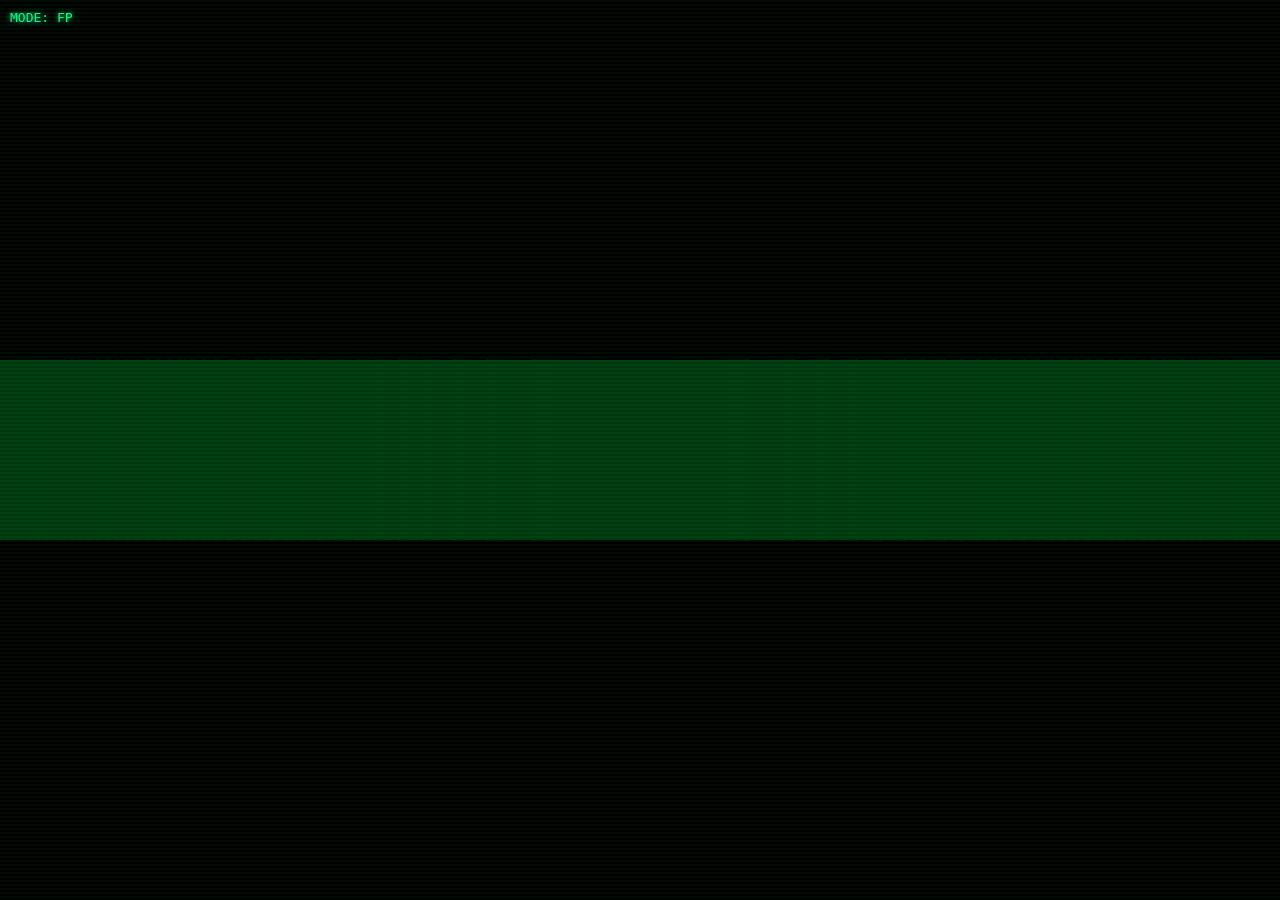
<file: index.html>
<!DOCTYPE html>
<html lang="en">
<head>
  <meta charset="UTF-8">
  <title>ICEPICK WORLD</title>
  <link rel="stylesheet" href="style.css">
</head>
<body>
  <canvas id="screen"></canvas>

  <div id="hud">
    <span id="mode">MODE: TERMINAL</span>
    <span id="path"></span>
  </div>

  <script type="module" src="main.js"></script>
</body>
</html>
</file>
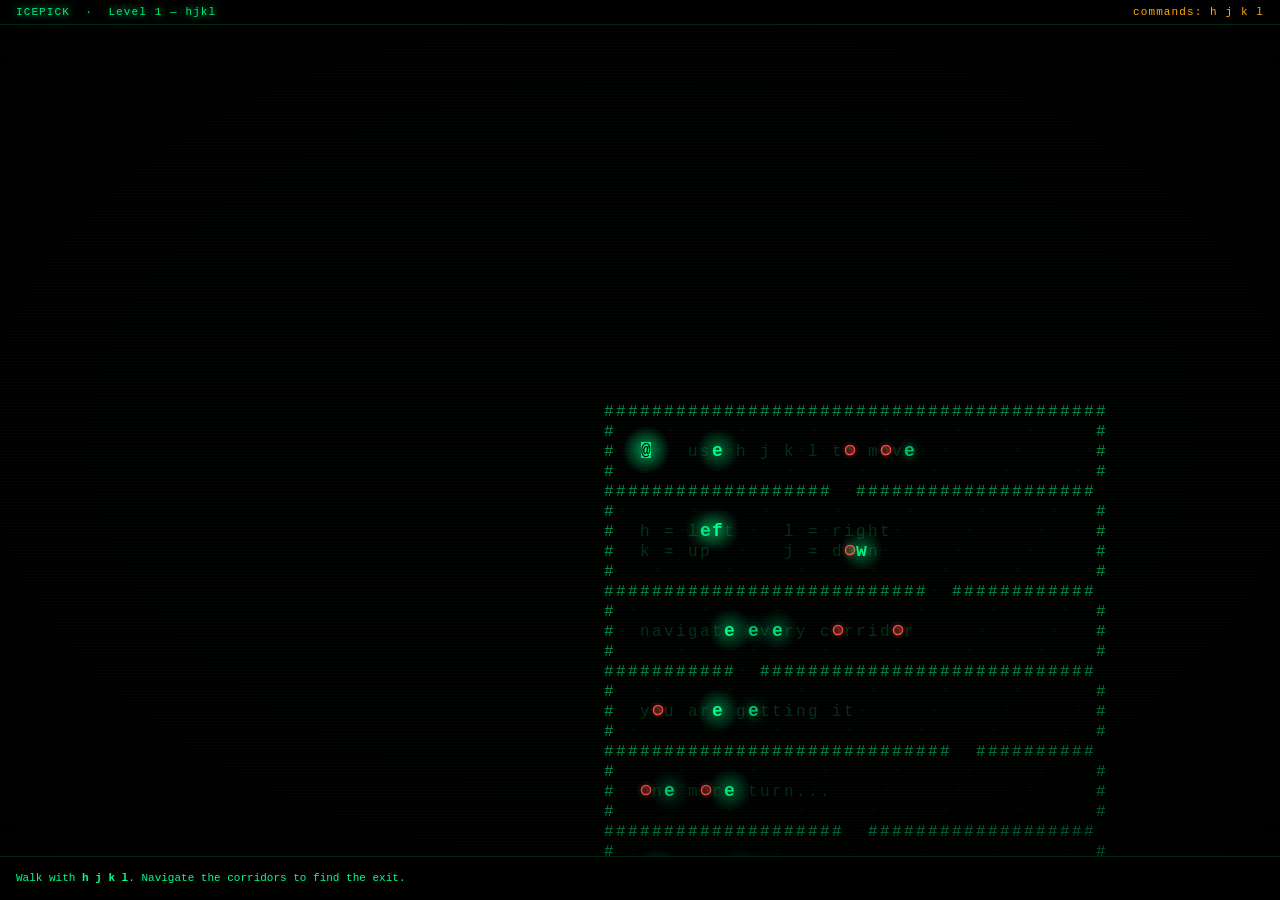
<file: icepick-2d-v1.html>
<!DOCTYPE html>
<html lang="en">
<head>
<meta charset="UTF-8">
<title>ICEPICK — 2D</title>
<style>
  *, *::before, *::after { box-sizing: border-box; margin: 0; padding: 0; }
  body {
    background: #000;
    color: #00ff88;
    font-family: 'Courier New', monospace;
    overflow: hidden;
    width: 100vw;
    height: 100vh;
    display: flex;
    flex-direction: column;
  }
  #top-bar {
    flex: 0 0 auto;
    display: flex;
    justify-content: space-between;
    padding: 6px 16px;
    border-bottom: 1px solid rgba(0,255,136,0.15);
    font-size: 11px;
    letter-spacing: 0.1em;
    background: #000;
  }
  #top-left  { color: rgba(0,255,136,0.9); text-shadow: 0 0 8px #00ff88; }
  #top-right { color: #ffaa00; }
  #canvas-wrap {
    flex: 1 1 auto;
    position: relative;
    overflow: hidden;
  }
  canvas {
    display: block;
    width: 100%;
    height: 100%;
    image-rendering: pixelated;
  }
  #bottom-bar {
    flex: 0 0 auto;
    display: flex;
    justify-content: space-between;
    align-items: center;
    padding: 7px 16px;
    border-top: 1px solid rgba(0,255,136,0.15);
    background: #000;
    font-size: 11px;
    min-height: 44px;
  }
  #msg { color: #00ff88; flex: 1; line-height: 1.5; }
  #inventory {
    display: flex;
    gap: 8px;
    margin-left: 24px;
  }
  .cmd-chip {
    border: 1px solid rgba(0,255,136,0.4);
    padding: 2px 7px;
    border-radius: 2px;
    font-size: 11px;
    color: #00ff88;
    text-shadow: 0 0 6px #00ff88;
    background: rgba(0,255,136,0.06);
  }
  /* CRT overlay */
  #canvas-wrap::after {
    content: "";
    position: absolute;
    inset: 0;
    background: repeating-linear-gradient(
      to bottom,
      rgba(0,255,100,0.025) 0px,
      rgba(0,255,100,0.025) 1px,
      transparent 1px,
      transparent 3px
    );
    pointer-events: none;
  }
  #canvas-wrap::before {
    content: "";
    position: absolute;
    inset: 0;
    background: radial-gradient(ellipse at center,
      transparent 55%, rgba(0,0,0,0.65) 100%);
    pointer-events: none;
    z-index: 1;
  }
</style>
</head>
<body>

<div id="top-bar">
  <div id="top-left">ICEPICK &nbsp;·&nbsp; <span id="level-name">Level 1 — hjkl</span></div>
  <div id="top-right"><span id="inv-label">commands: </span><span id="inv-list">h j k l</span></div>
</div>

<div id="canvas-wrap">
  <canvas id="screen"></canvas>
</div>

<div id="bottom-bar">
  <div id="msg">Walk with <b>h j k l</b>. Find the glowing letters to collect new commands.</div>
  <div id="inventory"></div>
</div>

<script>
(function() {
"use strict";

// ── canvas ────────────────────────────────────────────────────────────────────
const canvas = document.getElementById('screen');
const ctx = canvas.getContext('2d');
const wrap = document.getElementById('canvas-wrap');

let W, H;
function resize() {
  const r = wrap.getBoundingClientRect();
  W = canvas.width  = Math.floor(r.width);
  H = canvas.height = Math.floor(r.height);
}
window.addEventListener('resize', () => { resize(); });
resize();

// ── constants ─────────────────────────────────────────────────────────────────
const CW = 12;   // cell width  (px)
const CH = 20;   // cell height (px)
const FONT = `${CH - 4}px "Courier New"`;

// ── level definitions ─────────────────────────────────────────────────────────
// Legend:
//   space = floor   # = wall   @ = player start   o = boulder
//   w e b f = command pickup   > = exit

const LEVELS = [
  {
    name: "Level 1 — hjkl",
    intro: 'Walk with <b>h j k l</b>. Navigate the corridors to find the exit.',
    startCommands: ['h','j','k','l'],
    map: [
      "##########################################",
      "#                                        #",
      "#  @   use h j k l to move               #",
      "#                                        #",
      "###################  ####################",
      "#                                        #",
      "#  h = left    l = right                 #",
      "#  k = up      j = down                  #",
      "#                                        #",
      "###########################  ############",
      "#                                        #",
      "#  navigate every corridor               #",
      "#                                        #",
      "###########  ############################",
      "#                                        #",
      "#  you are getting it                    #",
      "#                                        #",
      "#############################  ##########",
      "#                                        #",
      "#  one more turn...                      #",
      "#                                        #",
      "####################  ###################",
      "#                                        #",
      "#  reach the exit  >                     #",
      "#                                        #",
      "##########################################",
    ],
  },
  {
    name: "Level 2 — w and e",
    intro: 'Boulders block the path. Pick up <b>w</b> to jump over them.',
    startCommands: ['h','j','k','l'],
    map: [
      "##########################################",
      "#                                        #",
      "#  @   boulders block your path          #",
      "#                                        #",
      "####################  ###################",
      "#                                        #",
      "#  find w to jump to next word           #",
      "#                                        #",
      "#       w                                #",
      "#                                        #",
      "##########################################",
      "#                                        #",
      "#  o o o   jump!                         #",
      "#                                        #",
      "#  o o o o o   harder                    #",
      "#                                        #",
      "####################  ###################",
      "#                                        #",
      "#  find e to jump to end of word         #",
      "#                                        #",
      "#       e                                #",
      "#                                        #",
      "##########################################",
      "#                                        #",
      "#  o o o o o o o o   use e               #",
      "#                                        #",
      "#                                  >     #",
      "#                                        #",
      "##########################################",
    ],
  },
  {
    name: "Level 3 — b and f",
    intro: 'Pick up <b>b</b> to jump back a word. Then find <b>f</b> to leap to a character.',
    startCommands: ['h','j','k','l','w','e'],
    map: [
      "##########################################",
      "#                                        #",
      "#  @   you have w and e                  #",
      "#                                        #",
      "#  o o o o   jump right with w           #",
      "#                                        #",
      "###########################  ############",
      "#                                        #",
      "#  dead end ahead. pick up b to go back  #",
      "#                                        #",
      "#       b                                #",
      "#                                        #",
      "#  o o o o   now jump back with b        #",
      "#                                        #",
      "##############  #########################",
      "#                                        #",
      "#  now find f to leap to a character     #",
      "#                                        #",
      "#       f                                #",
      "#                                        #",
      "##########################################",
      "#                                        #",
      "#  fo   fo   fo   use f then a char      #",
      "#                                        #",
      "#  the exit is past the boulders         #",
      "#                                        #",
      "#  o o o fo o o o                  >     #",
      "#                                        #",
      "##########################################",
    ],
  },
  {
    name: "Level 4 — 0 and $",
    intro: 'Pick up <b>0</b> to jump to line start. Pick up <b>$</b> to jump to line end.',
    startCommands: ['h','j','k','l','w','e','b','f'],
    map: [
      "##########################################",
      "#                                        #",
      "#  @   you have all word motions         #",
      "#                                        #",
      "#  o o o o o o   need to cross fast      #",
      "#                                        #",
      "####  ###################################",
      "#                                        #",
      "#  find 0 to jump to start of line       #",
      "#                                        #",
      "#  Z                                     #",
      "#                                        #",
      "#  o o o o o o   use 0 to reset          #",
      "#                                        #",
      "###################################  ####",
      "#                                        #",
      "#  find $ to jump to end of line         #",
      "#                                        #",
      "#                                     D  #",
      "#                                        #",
      "#  o o o o o o o o o   cross with $      #",
      "#                                        #",
      "####  ###################################",
      "#                                        #",
      "#  combine everything to reach the exit  #",
      "#                                        #",
      "#  o o 0 o o $ o o o o o o o o    >     #",
      "#                                        #",
      "##########################################",
    ],
  },
];

// Parse map into a 2D array of cell objects
// Pickup chars: w e b f Z D (Z=0 key, D=$ key)
const PICKUP_CHARS = new Set(['w','e','b','f','Z','D']);
const PICKUP_CMD   = { w:'w', e:'e', b:'b', f:'f', Z:'0', D:'$' };

function parseMap(src) {
  const rows = [];
  let playerStart = { x: 1, y: 1 };
  const pickups = [];
  const boulders = [];
  let exit = null;

  src.forEach((line, row) => {
    const cells = [];
    for (let col = 0; col < line.length; col++) {
      const ch = line[col];
      let type = 'floor';
      if (ch === '#') {
        type = 'wall';
      } else if (ch === '@') {
        type = 'floor'; playerStart = { x: col, y: row };
      } else if (ch === 'o') {
        type = 'boulder'; boulders.push({ x: col, y: row });
      } else if (ch === '>') {
        type = 'exit'; exit = { x: col, y: row };
      } else if (PICKUP_CHARS.has(ch)) {
        type = 'pickup';
        pickups.push({ x: col, y: row, ch, cmd: PICKUP_CMD[ch], collected: false });
      }
      cells.push({ type, ch: (ch === '@' || PICKUP_CHARS.has(ch)) ? ' ' : ch });
    }
    rows.push(cells);
  });

  return { rows, playerStart, pickups, boulders, exit };
}

// ── state ─────────────────────────────────────────────────────────────────────
let currentLevelIdx = 0;
let level = parseMap(LEVELS[0].map);

const state = {
  player: { ...level.playerStart },
  commands: new Set(LEVELS[0].startCommands),
  pickups: level.pickups.map(p => ({ ...p })),
  boulders: level.boulders.map(b => ({ ...b })),
  exit: level.exit,
  won: false,
  gameOver: false,
  fPending: null,   // for 'f' motion: next key pressed is the target char
  tick: 0,
};

function loadLevel(idx) {
  const def = LEVELS[idx];
  level = parseMap(def.map);
  state.player = { ...level.playerStart };
  // carry commands forward but merge with level's start set
  def.startCommands.forEach(c => state.commands.add(c));
  state.pickups  = level.pickups.map(p => ({ ...p }));
  state.boulders = level.boulders.map(b => ({ ...b }));
  state.exit     = level.exit;
  state.won      = false;
  state.fPending = null;
  document.getElementById('level-name').textContent = def.name;
  setMsg(def.intro);
  updateInventory();
}

// ── helpers ───────────────────────────────────────────────────────────────────
function cellAt(x, y) {
  const row = level.rows[y];
  if (!row) return { type: 'wall', ch: '#' };
  return row[x] || { type: 'wall', ch: '#' };
}

function isBoulder(x, y) {
  return state.boulders.some(b => b.x === x && b.y === y);
}

function isPickup(x, y) {
  return state.pickups.find(p => p.x === x && p.y === y && !p.collected);
}

function rowLen(y) {
  return level.rows[y] ? level.rows[y].length - 1 : 0;
}

// word right: skip to next word start (boulders = boundaries)
function wordRight(x, y) {
  let nx = x + 1;
  const maxX = rowLen(y);
  while (nx <= maxX && cellAt(nx,y).ch === ' ' && !isBoulder(nx,y)) nx++;
  while (nx <= maxX && cellAt(nx,y).ch !== ' ' && cellAt(nx,y).type !== 'wall' && !isBoulder(nx,y)) nx++;
  while (nx <= maxX && cellAt(nx,y).ch === ' ' && !isBoulder(nx,y)) nx++;
  return Math.min(nx, maxX);
}

// word end: jump to end of next word
function wordEnd(x, y) {
  let nx = x + 1;
  const maxX = rowLen(y);
  while (nx <= maxX && cellAt(nx,y).ch === ' ' && !isBoulder(nx,y)) nx++;
  while (nx+1 <= maxX && cellAt(nx+1,y).ch !== ' ' && cellAt(nx+1,y).type !== 'wall' && !isBoulder(nx+1,y)) nx++;
  return Math.min(nx, maxX);
}

// word back: jump to previous word start
function wordBack(x, y) {
  let nx = x - 1;
  if (nx < 0) return 0;
  while (nx > 0 && cellAt(nx,y).ch === ' ' && !isBoulder(nx,y)) nx--;
  while (nx-1 >= 0 && cellAt(nx-1,y).ch !== ' ' && cellAt(nx-1,y).type !== 'wall' && !isBoulder(nx-1,y)) nx--;
  return Math.max(0, nx);
}

// find char: jump to next occurrence of ch on same row
function findChar(x, y, ch) {
  const maxX = rowLen(y);
  for (let nx = x + 1; nx <= maxX; nx++) {
    if (cellAt(nx, y).ch === ch) return nx;
    // boulders also match 'o'
    if (ch === 'o' && isBoulder(nx, y)) return nx;
  }
  return x; // not found, stay
}

// line start / end
function lineStart(y) {
  const maxX = rowLen(y);
  for (let nx = 0; nx <= maxX; nx++) {
    if (cellAt(nx,y).type !== 'wall') return nx;
  }
  return 0;
}
function lineEnd(y) {
  const maxX = rowLen(y);
  for (let nx = maxX; nx >= 0; nx--) {
    if (cellAt(nx,y).type !== 'wall') return nx;
  }
  return maxX;
}

// ── movement ──────────────────────────────────────────────────────────────────
function tryMove(nx, ny) {
  if (nx < 0 || ny < 0) return;
  const cell = cellAt(nx, ny);
  if (cell.type === 'wall') return;
  if (isBoulder(nx, ny)) {
    if (state.commands.has('w') || state.commands.has('e')) {
      setMsg('A boulder blocks you. Use <b>w</b> or <b>e</b> to jump over it.');
    } else {
      setMsg('A boulder blocks your path. Find <b>w</b> to jump over boulders.');
    }
    return;
  }
  state.player.x = nx;
  state.player.y = ny;
  checkPickup();
  checkExit();
}

function jumpTo(nx, y) {
  if (cellAt(nx, y).type === 'wall') return;
  if (isBoulder(nx, y)) return;
  state.player.x = nx;
  state.player.y = y;
  checkPickup();
  checkExit();
}

function checkPickup() {
  const { x, y } = state.player;
  const p = isPickup(x, y);
  if (!p) return;
  p.collected = true;
  state.commands.add(p.cmd);
  updateInventory();
  const msgs = {
    w: '✓ Got <b>w</b> — jumps to next word start. Boulders are word boundaries!',
    e: '✓ Got <b>e</b> — jumps to word end. Good for longer boulder runs.',
    b: '✓ Got <b>b</b> — jumps back a word. Use it to backtrack over boulders.',
    f: '✓ Got <b>f</b> — then type a character to leap to it on the same line.',
    '0': '✓ Got <b>0</b> — jumps to the very start of the line instantly.',
    '$': '✓ Got <b>$</b> — jumps to the very end of the line instantly.',
  };
  setMsg(msgs[p.cmd] || `✓ Got <b>${p.cmd}</b>`);
}

function checkExit() {
  const { x, y } = state.player;
  if (!state.exit) return;
  if (x !== state.exit.x || y !== state.exit.y) return;

  state.won = true;
  const next = currentLevelIdx + 1;
  if (next < LEVELS.length) {
    setMsg(`✓ <b>Level ${currentLevelIdx + 1} complete!</b> Press <b>Enter</b> to continue.`);
  } else {
    setMsg('🎉 <b>You finished all levels!</b> Commands mastered: ' + [...state.commands].join(' '));
  }
}

function setMsg(html) {
  document.getElementById('msg').innerHTML = html;
}

function updateInventory() {
  document.getElementById('inv-list').textContent = [...state.commands].join('  ');
}

// ── input ─────────────────────────────────────────────────────────────────────
window.addEventListener('keydown', e => {
  const key = e.key;

  // Advance level on Enter when won
  if (state.won && key === 'Enter') {
    e.preventDefault();
    const next = currentLevelIdx + 1;
    if (next < LEVELS.length) {
      currentLevelIdx = next;
      loadLevel(currentLevelIdx);
    }
    return;
  }

  if (state.won) return;

  // f-motion: waiting for target character
  if (state.fPending) {
    e.preventDefault();
    const target = key.length === 1 ? key : null;
    if (target) {
      const nx = findChar(state.player.x, state.player.y, target);
      jumpTo(nx, state.player.y);
    }
    state.fPending = false;
    return;
  }

  const { x, y } = state.player;

  if (key === 'h' && state.commands.has('h')) { e.preventDefault(); tryMove(x-1, y); return; }
  if (key === 'l' && state.commands.has('l')) { e.preventDefault(); tryMove(x+1, y); return; }
  if (key === 'k' && state.commands.has('k')) { e.preventDefault(); tryMove(x, y-1); return; }
  if (key === 'j' && state.commands.has('j')) { e.preventDefault(); tryMove(x, y+1); return; }

  if (key === 'w' && state.commands.has('w')) {
    e.preventDefault();
    jumpTo(wordRight(x, y), y); return;
  }
  if (key === 'e' && state.commands.has('e')) {
    e.preventDefault();
    jumpTo(wordEnd(x, y), y); return;
  }
  if (key === 'b' && state.commands.has('b')) {
    e.preventDefault();
    jumpTo(wordBack(x, y), y); return;
  }
  if (key === 'f' && state.commands.has('f')) {
    e.preventDefault();
    state.fPending = true;
    setMsg('<b>f</b> — type a character to leap to it on this line.');
    return;
  }
  if (key === '0' && state.commands.has('0')) {
    e.preventDefault();
    jumpTo(lineStart(y), y); return;
  }
  if (key === '$' && state.commands.has('$')) {
    e.preventDefault();
    jumpTo(lineEnd(y), y); return;
  }

  // Hint for unlearned commands
  const knownKeys = new Set(['h','j','k','l','w','e','b','f','0','$']);
  if (knownKeys.has(key) && !state.commands.has(key)) {
    setMsg(`You haven't found <b>${key}</b> yet. Look for the glowing letter on the map.`);
  }
});

// ── renderer ──────────────────────────────────────────────────────────────────

// Camera: center on player
function worldToScreen(wx, wy) {
  const cx = Math.floor(W / 2) - state.player.x * CW;
  const cy = Math.floor(H / 2) - state.player.y * CH;
  return { sx: wx * CW + cx, sy: wy * CH + cy };
}

function draw() {
  state.tick++;
  const blink = Math.floor(state.tick / 20) % 2 === 0;
  const t = state.tick * 0.04;

  ctx.fillStyle = '#000';
  ctx.fillRect(0, 0, W, H);

  const rows = level.rows;
  const totalRows = rows.length;

  for (let row = 0; row < totalRows; row++) {
    const cols = rows[row];
    for (let col = 0; col < cols.length; col++) {
      const cell = cols[col];
      const { sx, sy } = worldToScreen(col, row);

      // Cull off-screen
      if (sx < -CW * 2 || sx > W + CW || sy < -CH * 2 || sy > H + CH) continue;

      ctx.font = FONT;

      if (cell.type === 'wall') {
        // Wall glow
        ctx.fillStyle = 'rgba(0,255,136,0.55)';
        ctx.fillText('#', sx, sy + CH - 4);
      } else if (cell.type === 'exit') {
        // Pulsing exit
        const pulse = 0.5 + 0.5 * Math.sin(t * 2);
        ctx.fillStyle = `rgba(255,170,0,${0.6 + pulse * 0.4})`;
        ctx.font = `bold ${CH - 2}px "Courier New"`;
        ctx.fillText('>', sx, sy + CH - 4);
        // Glow ring
        ctx.shadowColor = '#ffaa00';
        ctx.shadowBlur = 12 * pulse;
        ctx.fillText('>', sx, sy + CH - 4);
        ctx.shadowBlur = 0;
      } else {
        // Floor — subtle dot grid
        if ((col + row) % 6 === 0) {
          ctx.fillStyle = 'rgba(0,255,136,0.07)';
          ctx.fillRect(sx + CW/2 - 1, sy + CH/2 - 1, 2, 2);
        }
        // Floor text decorations from map
        if (cell.ch && cell.ch.trim() && cell.ch !== ' ') {
          ctx.fillStyle = 'rgba(0,255,136,0.18)';
          ctx.font = FONT;
          ctx.fillText(cell.ch, sx, sy + CH - 4);
        }
      }
    }
  }

  // Boulders
  state.boulders.forEach(b => {
    const { sx, sy } = worldToScreen(b.x, b.y);
    if (sx < -CW * 2 || sx > W + CW || sy < -CH * 2 || sy > H + CH) return;

    const cx2 = sx + CW / 2;
    const cy2 = sy + CH / 2;
    const r = Math.min(CW, CH) * 0.38;

    // Glow
    const grd = ctx.createRadialGradient(cx2, cy2, 0, cx2, cy2, r * 2.2);
    grd.addColorStop(0, 'rgba(255,80,80,0.25)');
    grd.addColorStop(1, 'rgba(255,80,80,0)');
    ctx.fillStyle = grd;
    ctx.beginPath();
    ctx.arc(cx2, cy2, r * 2.2, 0, Math.PI * 2);
    ctx.fill();

    // Boulder circle
    ctx.strokeStyle = '#ff4444';
    ctx.lineWidth = 1.5;
    ctx.beginPath();
    ctx.arc(cx2, cy2, r, 0, Math.PI * 2);
    ctx.stroke();

    // Inner fill
    ctx.fillStyle = 'rgba(255,60,60,0.15)';
    ctx.beginPath();
    ctx.arc(cx2, cy2, r, 0, Math.PI * 2);
    ctx.fill();
  });

  // Pickups (glowing letters)
  state.pickups.forEach(p => {
    if (p.collected) return;
    const { sx, sy } = worldToScreen(p.x, p.y);
    if (sx < -CW * 2 || sx > W + CW || sy < -CH * 2 || sy > H + CH) return;

    const pulse = 0.5 + 0.5 * Math.sin(t * 3 + p.x);

    // Glow pool
    const grd = ctx.createRadialGradient(
      sx + CW/2, sy + CH/2, 0,
      sx + CW/2, sy + CH/2, CW * 1.8
    );
    grd.addColorStop(0, `rgba(0,255,136,${0.3 * pulse})`);
    grd.addColorStop(1, 'rgba(0,255,136,0)');
    ctx.fillStyle = grd;
    ctx.beginPath();
    ctx.arc(sx + CW/2, sy + CH/2, CW * 1.8, 0, Math.PI * 2);
    ctx.fill();

    // Letter (show the command key, not the map char)
    ctx.shadowColor = '#00ff88';
    ctx.shadowBlur = 10 + 8 * pulse;
    ctx.fillStyle = `rgba(0,255,136,${0.7 + 0.3 * pulse})`;
    ctx.font = `bold ${CH - 2}px "Courier New"`;
    ctx.fillText(p.cmd, sx, sy + CH - 4);
    ctx.shadowBlur = 0;
  });

  // Player
  {
    const { sx, sy } = worldToScreen(state.player.x, state.player.y);
    const cx2 = sx + CW / 2;
    const cy2 = sy + CH / 2;

    // Player glow
    const pulse = 0.5 + 0.5 * Math.sin(t * 1.5);
    const grd = ctx.createRadialGradient(cx2, cy2, 0, cx2, cy2, CW * 2);
    grd.addColorStop(0, `rgba(0,255,136,${0.4 + 0.2 * pulse})`);
    grd.addColorStop(1, 'rgba(0,255,136,0)');
    ctx.fillStyle = grd;
    ctx.beginPath();
    ctx.arc(cx2, cy2, CW * 2, 0, Math.PI * 2);
    ctx.fill();

    // Cursor block (vim style — blinks)
    if (blink) {
      ctx.fillStyle = 'rgba(0,255,136,0.85)';
      ctx.fillRect(sx + 1, sy + 2, CW - 2, CH - 4);
      ctx.fillStyle = '#000';
      ctx.font = `bold ${CH - 4}px "Courier New"`;
      ctx.fillText('@', sx + 1, sy + CH - 5);
    } else {
      ctx.strokeStyle = '#00ff88';
      ctx.lineWidth = 1.5;
      ctx.strokeRect(sx + 1.5, sy + 2.5, CW - 3, CH - 5);
      ctx.fillStyle = '#00ff88';
      ctx.font = `bold ${CH - 4}px "Courier New"`;
      ctx.fillText('@', sx + 1, sy + CH - 5);
    }
  }

  // Win overlay
  if (state.won) {
    ctx.fillStyle = 'rgba(0,0,0,0.78)';
    ctx.fillRect(0, 0, W, H);

    ctx.textAlign = 'center';
    ctx.fillStyle = '#00ff88';
    ctx.shadowColor = '#00ff88';
    ctx.shadowBlur = 30;
    ctx.font = `bold 32px "Courier New"`;
    const isLast = currentLevelIdx >= LEVELS.length - 1;
    ctx.fillText(isLast ? 'ALL LEVELS COMPLETE' : `LEVEL ${currentLevelIdx + 1} COMPLETE`, W/2, H/2 - 28);
    ctx.shadowBlur = 0;

    ctx.fillStyle = 'rgba(0,255,136,0.5)';
    ctx.font = `13px "Courier New"`;
    ctx.fillText('commands: ' + [...state.commands].join('  '), W/2, H/2 + 10);

    if (!isLast) {
      const np = 0.5 + 0.5 * Math.sin(t * 2);
      ctx.fillStyle = `rgba(255,170,0,${0.6 + np * 0.4})`;
      ctx.font = `14px "Courier New"`;
      ctx.fillText('press Enter to continue', W/2, H/2 + 38);
    }
    ctx.textAlign = 'left';
  }

  // f-pending indicator
  if (state.fPending) {
    ctx.fillStyle = 'rgba(255,170,0,0.9)';
    ctx.font = `bold 13px "Courier New"`;
    ctx.textAlign = 'right';
    ctx.fillText('f → ?', W - 16, 36);
    ctx.textAlign = 'left';
  }

  requestAnimationFrame(draw);
}

loadLevel(0);
draw();

})();
</script>
</body>
</html>
</file>
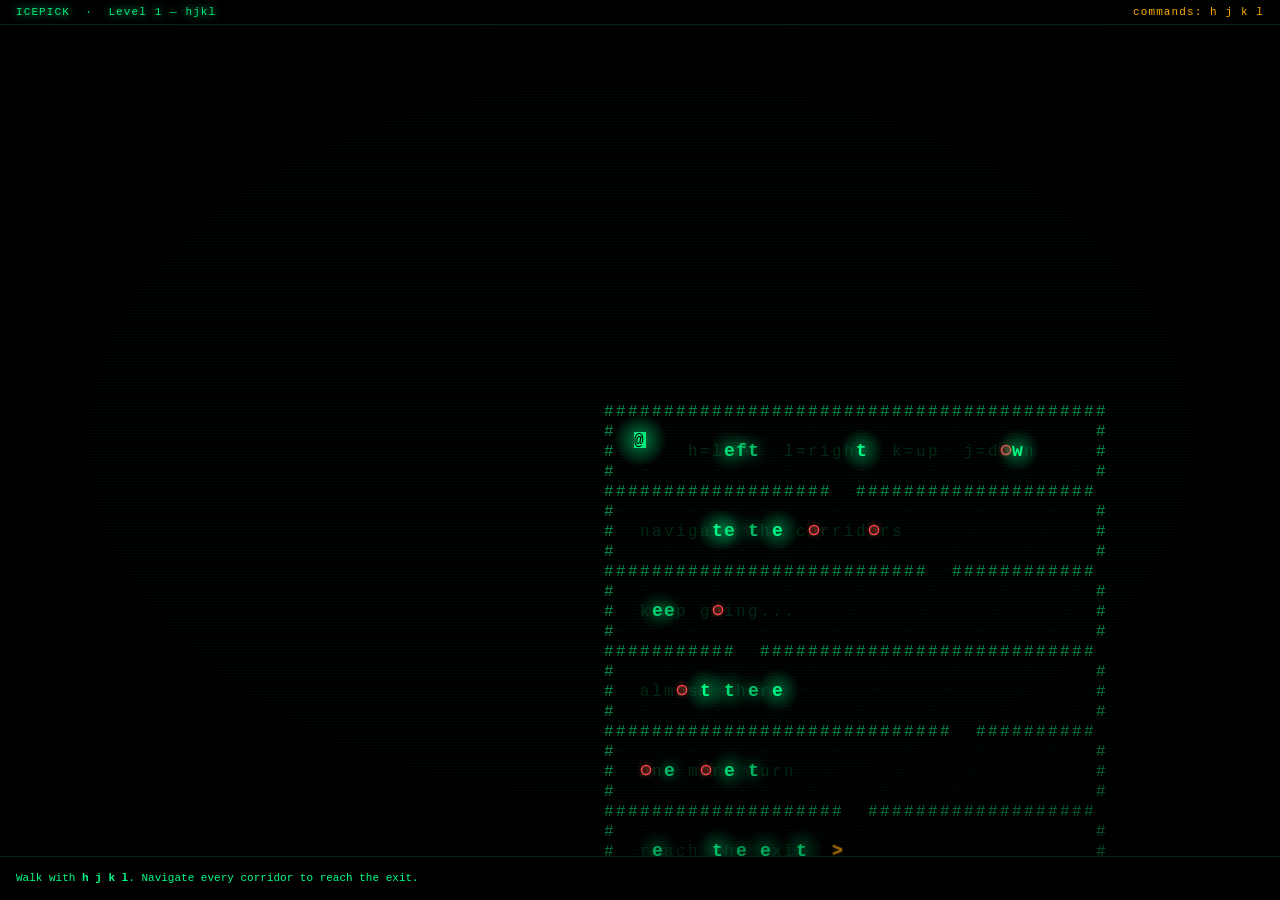
<file: icepick-2d-v2.html>
<!DOCTYPE html>
<html lang="en">
<head>
<meta charset="UTF-8">
<title>ICEPICK — 2D</title>
<style>
  *, *::before, *::after { box-sizing: border-box; margin: 0; padding: 0; }
  body {
    background: #000;
    color: #00ff88;
    font-family: 'Courier New', monospace;
    overflow: hidden;
    width: 100vw;
    height: 100vh;
    display: flex;
    flex-direction: column;
  }
  #top-bar {
    flex: 0 0 auto;
    display: flex;
    justify-content: space-between;
    padding: 6px 16px;
    border-bottom: 1px solid rgba(0,255,136,0.15);
    font-size: 11px;
    letter-spacing: 0.1em;
    background: #000;
  }
  #top-left  { color: rgba(0,255,136,0.9); text-shadow: 0 0 8px #00ff88; }
  #top-right { color: #ffaa00; }
  #canvas-wrap {
    flex: 1 1 auto;
    position: relative;
    overflow: hidden;
  }
  canvas { display: block; width: 100%; height: 100%; image-rendering: pixelated; }
  #bottom-bar {
    flex: 0 0 auto;
    display: flex;
    align-items: center;
    padding: 7px 16px;
    border-top: 1px solid rgba(0,255,136,0.15);
    background: #000;
    font-size: 11px;
    min-height: 44px;
  }
  #msg { color: #00ff88; flex: 1; line-height: 1.5; }
  #canvas-wrap::after {
    content: "";
    position: absolute; inset: 0;
    background: repeating-linear-gradient(
      to bottom, rgba(0,255,100,0.025) 0px, rgba(0,255,100,0.025) 1px,
      transparent 1px, transparent 3px);
    pointer-events: none;
  }
  #canvas-wrap::before {
    content: "";
    position: absolute; inset: 0;
    background: radial-gradient(ellipse at center, transparent 55%, rgba(0,0,0,0.65) 100%);
    pointer-events: none; z-index: 1;
  }
</style>
</head>
<body>

<div id="top-bar">
  <div id="top-left">ICEPICK &nbsp;·&nbsp; <span id="level-name">Level 1</span></div>
  <div id="top-right">commands: <span id="inv-list">h j k l</span></div>
</div>
<div id="canvas-wrap"><canvas id="screen"></canvas></div>
<div id="bottom-bar">
  <div id="msg">Walk with <b>h j k l</b>. Find glowing letters to collect new commands.</div>
</div>

<script>
(function(){
"use strict";

const canvas = document.getElementById('screen');
const ctx    = canvas.getContext('2d');
const wrap   = document.getElementById('canvas-wrap');

let W, H;
function resize(){ const r=wrap.getBoundingClientRect(); W=canvas.width=Math.floor(r.width); H=canvas.height=Math.floor(r.height); }
window.addEventListener('resize', resize);
resize();

const CW=12, CH=20, LERP_K=0.18;
const FONT=`${CH-4}px "Courier New"`, FONTB=`bold ${CH-2}px "Courier New"`;

// ── pickup symbol → command key ───────────────────────────────────────────────
const PICKUP_MAP = {w:'w',e:'e',b:'b',f:'f',t:'t',S:';',W:'W',E:'E',B:'B',Z:'0',D:'$'};

// ── levels ────────────────────────────────────────────────────────────────────
const LEVELS = [
{
  name:"Level 1 — hjkl",
  intro:'Walk with <b>h j k l</b>. Navigate every corridor to reach the exit.',
  start:['h','j','k','l'],
  map:[
    "##########################################",
    "#                                        #",
    "#  @   h=left  l=right  k=up  j=down     #",
    "#                                        #",
    "###################  ####################",
    "#                                        #",
    "#  navigate the corridors                #",
    "#                                        #",
    "###########################  ############",
    "#                                        #",
    "#  keep going...                         #",
    "#                                        #",
    "###########  ############################",
    "#                                        #",
    "#  almost there                          #",
    "#                                        #",
    "#############################  ##########",
    "#                                        #",
    "#  one more turn                         #",
    "#                                        #",
    "####################  ###################",
    "#                                        #",
    "#  reach the exit  >                     #",
    "#                                        #",
    "##########################################",
  ]
},
{
  name:"Level 2 — w and e",
  intro:'Boulders block walking. Pick up <b>w</b> to jump to the next word.',
  start:['h','j','k','l'],
  map:[
    "##########################################",
    "#                                        #",
    "#  @   boulders block your path          #",
    "#                                        #",
    "####################  ###################",
    "#                                        #",
    "#  find w — jumps to next word start     #",
    "#                                        #",
    "#       w                                #",
    "#                                        #",
    "##########################################",
    "#                                        #",
    "#  o o o   jump!                         #",
    "#                                        #",
    "#  o o o o o   harder now                #",
    "#                                        #",
    "####################  ###################",
    "#                                        #",
    "#  find e — jumps to end of word         #",
    "#                                        #",
    "#       e                                #",
    "#                                        #",
    "##########################################",
    "#                                        #",
    "#  o o o o o o o o   use e               #",
    "#                                        #",
    "#                                  >     #",
    "#                                        #",
    "##########################################",
  ]
},
{
  name:"Level 3 — b and f",
  intro:'Pick up <b>b</b> to jump back. Then find <b>f</b> to leap to a character.',
  start:['h','j','k','l','w','e'],
  map:[
    "##########################################",
    "#                                        #",
    "#  @   you have w and e                  #",
    "#                                        #",
    "#  o o o o   jump right                  #",
    "#                                        #",
    "###########################  ############",
    "#                                        #",
    "#  pick up b to jump back                #",
    "#                                        #",
    "#       b                                #",
    "#                                        #",
    "#  o o o o   jump back with b            #",
    "#                                        #",
    "##############  #########################",
    "#                                        #",
    "#  pick up f — leap to a character       #",
    "#                                        #",
    "#       f                                #",
    "#                                        #",
    "##########################################",
    "#                                        #",
    "#  use f then type the target char       #",
    "#                                        #",
    "#  o o o fo o o o                  >     #",
    "#                                        #",
    "##########################################",
  ]
},
{
  name:"Level 4 — 0 and $",
  intro:'Pick up <b>0</b> (line start) and <b>$</b> (line end) to cross long gauntlets.',
  start:['h','j','k','l','w','e','b','f'],
  map:[
    "##########################################",
    "#                                        #",
    "#  @   you have all word motions         #",
    "#                                        #",
    "#  o o o o o o   find 0 to reset fast    #",
    "#                                        #",
    "####  ###################################",
    "#                                        #",
    "#  Z jumps to start of line              #",
    "#                                        #",
    "#  Z                                     #",
    "#                                        #",
    "#  o o o o o o   use 0 to reset          #",
    "#                                        #",
    "###################################  ####",
    "#                                        #",
    "#  D jumps to end of line                #",
    "#                                        #",
    "#                                     D  #",
    "#                                        #",
    "#  o o o o o o o o   cross with $        #",
    "#                                        #",
    "####  ###################################",
    "#                                        #",
    "#  o o o o o o o o o o o o o      >     #",
    "#                                        #",
    "##########################################",
  ]
},
{
  name:"Level 5 — W E B",
  intro:'Pick up <b>W</b> to jump down a column-word. <b>E</b> to column-end. <b>B</b> back up.',
  start:['h','j','k','l','w','e','b','f','0','$'],
  map:[
    "##########################################",
    "#                                        #",
    "#  @   vertical word motions ahead       #",
    "#                                        #",
    "#  W                                     #",
    "#                                        #",
    "#  W jumps down a column word            #",
    "#                                        #",
    "#  find W to cross the column boulders   #",
    "#                                        #",
    "########  ######  #######################",
    "         #      #                        ",
    "   o      #      #   o                   ",
    "         #      #                        ",
    "   o      #  E   #   o                   ",
    "         #      #                        ",
    "   o      #  B   #   o                   ",
    "         #      #                        ",
    "########  ######  #######################",
    "#                                        #",
    "#  combine W E B to navigate columns     #",
    "#                                        #",
    "#  o                                     #",
    "#                                        #",
    "#  o                          >          #",
    "#                                        #",
    "##########################################",
  ]
},
{
  name:"Level 6 — t and ;",
  intro:'<b>t</b> lands just before a char. <b>;</b> repeats the last f or t.',
  start:['h','j','k','l','w','e','b','f','0','$','W','E','B'],
  map:[
    "##########################################",
    "#                                        #",
    "#  @   t moves just BEFORE a target      #",
    "#                                        #",
    "#  find t                                #",
    "#                                        #",
    "#  t                                     #",
    "#                                        #",
    "################  #######################",
    "#                                        #",
    "#  land before the x — use tx           #",
    "#                                        #",
    "#  o o o x o o o o o                     #",
    "#                                        #",
    "##############################  #########",
    "#                                        #",
    "#  find ; to repeat last f or t          #",
    "#                                        #",
    "#  S                                     #",
    "#                                        #",
    "##########################################",
    "#                                        #",
    "#  a a a a a a a a a   fa then ;;;;      #",
    "#                                        #",
    "#                                  >     #",
    "#                                        #",
    "##########################################",
  ]
},
];

// ── parser ────────────────────────────────────────────────────────────────────
function parseMap(src){
  const rows=[]; let ps={x:1,y:1}; const pkups=[],blds=[]; let ex=null;
  src.forEach((line,row)=>{
    const cells=[];
    for(let col=0;col<line.length;col++){
      const ch=line[col]; let type='floor';
      if(ch==='#'){ type='wall'; }
      else if(ch==='@'){ ps={x:col,y:row}; }
      else if(ch==='o'){ type='boulder'; blds.push({x:col,y:row}); }
      else if(ch==='>'){ type='exit'; ex={x:col,y:row}; }
      else if(PICKUP_MAP[ch]!==undefined){ type='pickup'; pkups.push({x:col,y:row,ch,cmd:PICKUP_MAP[ch],collected:false}); }
      const disp=(ch==='@'||PICKUP_MAP[ch]!==undefined)?'':ch;
      cells.push({type,ch:disp});
    }
    rows.push(cells);
  });
  return {rows,playerStart:ps,pickups:pkups,boulders:blds,exit:ex};
}

// ── state ─────────────────────────────────────────────────────────────────────
let curLvl=0, level=parseMap(LEVELS[0].map);
let bGrid=new Set();
function rebuildBGrid(){ bGrid.clear(); state.boulders.forEach(b=>bGrid.add(`${b.x},${b.y}`)); }

const state={
  player:{x:1,y:1}, render:{x:1,y:1},
  commands:new Set(['h','j','k','l']),
  pickups:[], boulders:[], exit:null,
  won:false, pending:null, lastFind:null, tick:0,
};

function loadLevel(idx){
  const def=LEVELS[idx];
  level=parseMap(def.map);
  state.player={...level.playerStart};
  state.render={...level.playerStart};
  def.start.forEach(c=>state.commands.add(c));
  state.pickups=level.pickups.map(p=>({...p}));
  state.boulders=level.boulders.map(b=>({...b}));
  state.exit=level.exit;
  state.won=false; state.pending=null;
  rebuildBGrid();
  document.getElementById('level-name').textContent=def.name;
  setMsg(def.intro); updateInv();
}

// ── terrain ───────────────────────────────────────────────────────────────────
function cellAt(x,y){ const r=level.rows[y]; if(!r) return {type:'wall',ch:'#'}; return r[x]||{type:'wall',ch:'#'}; }
function isBoulder(x,y){ return bGrid.has(`${x},${y}`); }
function isBlocked(x,y){ return cellAt(x,y).type==='wall'||isBoulder(x,y); }
function rowLen(y){ return level.rows[y]?level.rows[y].length-1:0; }
function colLen(){ return level.rows.length-1; }

// ── motions (all clamped — no dead jumps) ─────────────────────────────────────
function wordRight(x,y){
  const max=rowLen(y); let nx=x+1;
  while(nx<=max&&!isBlocked(nx,y)&&cellAt(nx,y).ch===' ') nx++;
  while(nx<=max&&!isBlocked(nx,y)&&cellAt(nx,y).ch!==' ') nx++;
  while(nx<=max&&!isBlocked(nx,y)&&cellAt(nx,y).ch===' ') nx++;
  while(nx>x&&isBlocked(nx,y)) nx--;
  return nx;
}
function wordEnd(x,y){
  const max=rowLen(y); let nx=x+1;
  while(nx<=max&&!isBlocked(nx,y)&&cellAt(nx,y).ch===' ') nx++;
  while(nx+1<=max&&!isBlocked(nx+1,y)&&cellAt(nx+1,y).ch!==' ') nx++;
  while(nx>x&&isBlocked(nx,y)) nx--;
  return nx;
}
function wordBack(x,y){
  let nx=x-1; if(nx<0) return x;
  while(nx>0&&!isBlocked(nx,y)&&cellAt(nx,y).ch===' ') nx--;
  while(nx-1>=0&&!isBlocked(nx-1,y)&&cellAt(nx-1,y).ch!==' ') nx--;
  while(nx<x&&isBlocked(nx,y)) nx++;
  return nx;
}
function wordDown(x,y){
  const max=colLen(); let ny=y+1;
  while(ny<=max&&!isBlocked(x,ny)&&cellAt(x,ny).ch===' ') ny++;
  while(ny<=max&&!isBlocked(x,ny)&&cellAt(x,ny).ch!==' ') ny++;
  while(ny<=max&&!isBlocked(x,ny)&&cellAt(x,ny).ch===' ') ny++;
  while(ny>y&&isBlocked(x,ny)) ny--;
  return ny;
}
function wordEndDown(x,y){
  const max=colLen(); let ny=y+1;
  while(ny<=max&&!isBlocked(x,ny)&&cellAt(x,ny).ch===' ') ny++;
  while(ny+1<=max&&!isBlocked(x,ny+1)&&cellAt(x,ny+1).ch!==' ') ny++;
  while(ny>y&&isBlocked(x,ny)) ny--;
  return ny;
}
function wordUp(x,y){
  let ny=y-1; if(ny<0) return y;
  while(ny>0&&!isBlocked(x,ny)&&cellAt(x,ny).ch===' ') ny--;
  while(ny-1>=0&&!isBlocked(x,ny-1)&&cellAt(x,ny-1).ch!==' ') ny--;
  while(ny<y&&isBlocked(x,ny)) ny++;
  return ny;
}
function findChar(x,y,ch){
  const max=rowLen(y);
  for(let nx=x+1;nx<=max;nx++){ if(isBlocked(nx,y)) break; if(cellAt(nx,y).ch===ch) return nx; }
  return x;
}
function findBefore(x,y,ch){
  const max=rowLen(y);
  for(let nx=x+1;nx<=max;nx++){ if(isBlocked(nx,y)) break; if(cellAt(nx,y).ch===ch) return Math.max(x,nx-1); }
  return x;
}
function lineStart(y){ const max=rowLen(y); for(let nx=0;nx<=max;nx++) if(!isBlocked(nx,y)) return nx; return 0; }
function lineEnd(y){ const max=rowLen(y); for(let nx=max;nx>=0;nx--) if(!isBlocked(nx,y)) return nx; return max; }

// ── movement ──────────────────────────────────────────────────────────────────
function tryMove(nx,ny){
  if(nx<0||ny<0) return;
  if(cellAt(nx,ny).type==='wall') return;
  if(isBoulder(nx,ny)){
    setMsg(state.commands.has('w')
      ?'A boulder blocks you. Use <b>w</b> or <b>e</b> to jump over it.'
      :'A boulder blocks your path. Find <b>w</b> to jump over boulders.');
    return;
  }
  commit(nx,ny);
}
function jumpTo(nx,ny){ if(!isBlocked(nx,ny)) commit(nx,ny); }
function commit(nx,ny){
  state.player.x=nx; state.player.y=ny;
  checkPickup(); checkExit();
}
function checkPickup(){
  const {x,y}=state.player;
  const p=state.pickups.find(p=>p.x===x&&p.y===y&&!p.collected);
  if(!p) return;
  p.collected=true; state.commands.add(p.cmd); updateInv();
  const M={w:'✓ Got <b>w</b> — next word start.',e:'✓ Got <b>e</b> — word end.',
    b:'✓ Got <b>b</b> — back a word.',f:'✓ Got <b>f</b> — then type a char to leap to it (line-of-sight).',
    t:'✓ Got <b>t</b> — then type a char to land just before it.',
    ';':'✓ Got <b>;</b> — repeats last f or t.',
    W:'✓ Got <b>W</b> — jumps down a column-word.',E:'✓ Got <b>E</b> — column-word end.',
    B:'✓ Got <b>B</b> — column-word back up.','0':'✓ Got <b>0</b> — line start.','$':'✓ Got <b>$</b> — line end.'};
  setMsg(M[p.cmd]||`✓ Got <b>${p.cmd}</b>`);
}
function checkExit(){
  const {x,y}=state.player;
  if(!state.exit||x!==state.exit.x||y!==state.exit.y) return;
  state.won=true;
  const last=curLvl>=LEVELS.length-1;
  setMsg(last?'🎉 <b>All levels complete!</b> Commands: '+[...state.commands].join(' ')
    :`✓ <b>Level ${curLvl+1} complete!</b> Press <b>Enter</b> to continue.`);
}
function setMsg(h){ document.getElementById('msg').innerHTML=h; }
function updateInv(){ document.getElementById('inv-list').textContent=[...state.commands].join('  '); }

// ── input ─────────────────────────────────────────────────────────────────────
window.addEventListener('keydown',e=>{
  const key=e.key;
  if(state.won&&key==='Enter'){
    e.preventDefault();
    const nxt=curLvl+1;
    if(nxt<LEVELS.length){ curLvl=nxt; loadLevel(curLvl); }
    return;
  }
  if(state.won) return;

  // resolve pending f/t
  if(state.pending){
    e.preventDefault();
    if(key.length===1){
      const {x,y}=state.player;
      const nx=state.pending==='f'?findChar(x,y,key):findBefore(x,y,key);
      state.lastFind={type:state.pending,char:key};
      jumpTo(nx,y);
    }
    state.pending=null; return;
  }

  const {x,y}=state.player;
  const has=c=>state.commands.has(c);

  if(key==='h'&&has('h')){e.preventDefault();tryMove(x-1,y);return;}
  if(key==='l'&&has('l')){e.preventDefault();tryMove(x+1,y);return;}
  if(key==='k'&&has('k')){e.preventDefault();tryMove(x,y-1);return;}
  if(key==='j'&&has('j')){e.preventDefault();tryMove(x,y+1);return;}

  if(key==='w'&&has('w')){e.preventDefault();jumpTo(wordRight(x,y),y);return;}
  if(key==='e'&&has('e')){e.preventDefault();jumpTo(wordEnd(x,y),y);return;}
  if(key==='b'&&has('b')){e.preventDefault();jumpTo(wordBack(x,y),y);return;}

  if(key==='W'&&has('W')){e.preventDefault();jumpTo(x,wordDown(x,y));return;}
  if(key==='E'&&has('E')){e.preventDefault();jumpTo(x,wordEndDown(x,y));return;}
  if(key==='B'&&has('B')){e.preventDefault();jumpTo(x,wordUp(x,y));return;}

  if(key==='f'&&has('f')){e.preventDefault();state.pending='f';setMsg('<b>f</b> — type a character to leap to it.');return;}
  if(key==='t'&&has('t')){e.preventDefault();state.pending='t';setMsg('<b>t</b> — type a character to land just before it.');return;}

  if(key===';'&&has(';')&&state.lastFind){
    e.preventDefault();
    const {type,char}=state.lastFind;
    jumpTo(type==='f'?findChar(x,y,char):findBefore(x,y,char),y); return;
  }

  if(key==='0'&&has('0')){e.preventDefault();jumpTo(lineStart(y),y);return;}
  if(key==='$'&&has('$')){e.preventDefault();jumpTo(lineEnd(y),y);return;}

  const ALL=new Set(['h','j','k','l','w','e','b','f','t',';','W','E','B','0','$']);
  if(ALL.has(key)&&!has(key)) setMsg(`You don't have <b>${key}</b> yet. Find the glowing letter on the map.`);
});

// ── renderer ──────────────────────────────────────────────────────────────────
function lerp(a,b,t){return a+(b-a)*t;}

function w2s(wx,wy){
  const cx=Math.floor(W/2)-state.render.x*CW;
  const cy=Math.floor(H/2)-state.render.y*CH;
  return {sx:wx*CW+cx, sy:wy*CH+cy};
}

function draw(){
  state.tick++;
  const blink=Math.floor(state.tick/20)%2===0;
  const t=state.tick*0.04;

  state.render.x=lerp(state.render.x,state.player.x,LERP_K);
  state.render.y=lerp(state.render.y,state.player.y,LERP_K);

  ctx.fillStyle='#000'; ctx.fillRect(0,0,W,H);

  // tiles
  level.rows.forEach((row,ry)=>{
    row.forEach((cell,cx2)=>{
      const {sx,sy}=w2s(cx2,ry);
      if(sx<-CW*2||sx>W+CW||sy<-CH*2||sy>H+CH) return;
      if(cell.type==='wall'){
        ctx.fillStyle='rgba(0,255,136,0.55)'; ctx.font=FONT;
        ctx.fillText('#',sx,sy+CH-4);
      } else if(cell.type==='exit'){
        const p=0.5+0.5*Math.sin(t*2);
        ctx.shadowColor='#ffaa00'; ctx.shadowBlur=12*p;
        ctx.fillStyle=`rgba(255,170,0,${0.6+p*0.4})`; ctx.font=FONTB;
        ctx.fillText('>',sx,sy+CH-4); ctx.shadowBlur=0;
      } else {
        if((cx2+ry)%6===0){ ctx.fillStyle='rgba(0,255,136,0.06)'; ctx.fillRect(sx+CW/2-1,sy+CH/2-1,2,2); }
        if(cell.ch&&cell.ch.trim()){
          ctx.fillStyle='rgba(0,255,136,0.15)'; ctx.font=FONT;
          ctx.fillText(cell.ch,sx,sy+CH-4);
        }
      }
    });
  });

  // boulders
  state.boulders.forEach(b=>{
    const {sx,sy}=w2s(b.x,b.y);
    if(sx<-CW*2||sx>W+CW||sy<-CH*2||sy>H+CH) return;
    const bx=sx+CW/2,by=sy+CH/2,r=Math.min(CW,CH)*0.38;
    const g=ctx.createRadialGradient(bx,by,0,bx,by,r*2.2);
    g.addColorStop(0,'rgba(255,80,80,0.22)'); g.addColorStop(1,'rgba(255,80,80,0)');
    ctx.fillStyle=g; ctx.beginPath(); ctx.arc(bx,by,r*2.2,0,Math.PI*2); ctx.fill();
    ctx.strokeStyle='#ff4444'; ctx.lineWidth=1.5;
    ctx.beginPath(); ctx.arc(bx,by,r,0,Math.PI*2); ctx.stroke();
    ctx.fillStyle='rgba(255,60,60,0.12)';
    ctx.beginPath(); ctx.arc(bx,by,r,0,Math.PI*2); ctx.fill();
  });

  // pickups
  state.pickups.forEach(p=>{
    if(p.collected) return;
    const {sx,sy}=w2s(p.x,p.y);
    if(sx<-CW*2||sx>W+CW||sy<-CH*2||sy>H+CH) return;
    const pulse=0.5+0.5*Math.sin(t*3+p.x);
    const g=ctx.createRadialGradient(sx+CW/2,sy+CH/2,0,sx+CW/2,sy+CH/2,CW*1.8);
    g.addColorStop(0,`rgba(0,255,136,${0.28*pulse})`); g.addColorStop(1,'rgba(0,255,136,0)');
    ctx.fillStyle=g; ctx.beginPath(); ctx.arc(sx+CW/2,sy+CH/2,CW*1.8,0,Math.PI*2); ctx.fill();
    ctx.shadowColor='#00ff88'; ctx.shadowBlur=10+8*pulse;
    ctx.fillStyle=`rgba(0,255,136,${0.7+0.3*pulse})`; ctx.font=FONTB;
    ctx.fillText(p.cmd,sx,sy+CH-4); ctx.shadowBlur=0;
  });

  // player (always at screen center — camera follows)
  {
    const pulse=0.5+0.5*Math.sin(t*1.5);
    const px=Math.floor(W/2), py=Math.floor(H/2);
    const g=ctx.createRadialGradient(px,py,0,px,py,CW*2.2);
    g.addColorStop(0,`rgba(0,255,136,${0.35+0.2*pulse})`); g.addColorStop(1,'rgba(0,255,136,0)');
    ctx.fillStyle=g; ctx.beginPath(); ctx.arc(px,py,CW*2.2,0,Math.PI*2); ctx.fill();
    const rx=px-CW/2, ry=py-CH/2;
    if(blink){
      ctx.fillStyle='rgba(0,255,136,0.88)'; ctx.fillRect(rx,ry+2,CW,CH-4);
      ctx.fillStyle='#000'; ctx.font=`bold ${CH-4}px "Courier New"`; ctx.fillText('@',rx,ry+CH-5);
    } else {
      ctx.strokeStyle='#00ff88'; ctx.lineWidth=1.5; ctx.strokeRect(rx+0.5,ry+2.5,CW-1,CH-5);
      ctx.fillStyle='#00ff88'; ctx.font=`bold ${CH-4}px "Courier New"`; ctx.fillText('@',rx,ry+CH-5);
    }
  }

  // pending indicator
  if(state.pending){
    ctx.fillStyle='rgba(255,170,0,0.9)'; ctx.font='bold 13px "Courier New"';
    ctx.textAlign='right'; ctx.fillText(`${state.pending} → ?`,W-16,32); ctx.textAlign='left';
  }

  // win overlay
  if(state.won){
    ctx.fillStyle='rgba(0,0,0,0.78)'; ctx.fillRect(0,0,W,H);
    const last=curLvl>=LEVELS.length-1;
    ctx.textAlign='center';
    ctx.fillStyle='#00ff88'; ctx.shadowColor='#00ff88'; ctx.shadowBlur=26;
    ctx.font='bold 28px "Courier New"';
    ctx.fillText(last?'ALL LEVELS COMPLETE':`LEVEL ${curLvl+1} COMPLETE`,W/2,H/2-22);
    ctx.shadowBlur=0;
    ctx.fillStyle='rgba(0,255,136,0.4)'; ctx.font='12px "Courier New"';
    ctx.fillText('commands: '+[...state.commands].join('  '),W/2,H/2+8);
    if(!last){
      const np=0.5+0.5*Math.sin(t*2.5);
      ctx.fillStyle=`rgba(255,170,0,${0.55+np*0.45})`; ctx.font='13px "Courier New"';
      ctx.fillText('press Enter to continue →',W/2,H/2+34);
    }
    ctx.textAlign='left';
  }

  requestAnimationFrame(draw);
}

loadLevel(0);
draw();
})();
</script>
</body>
</html>
</file>
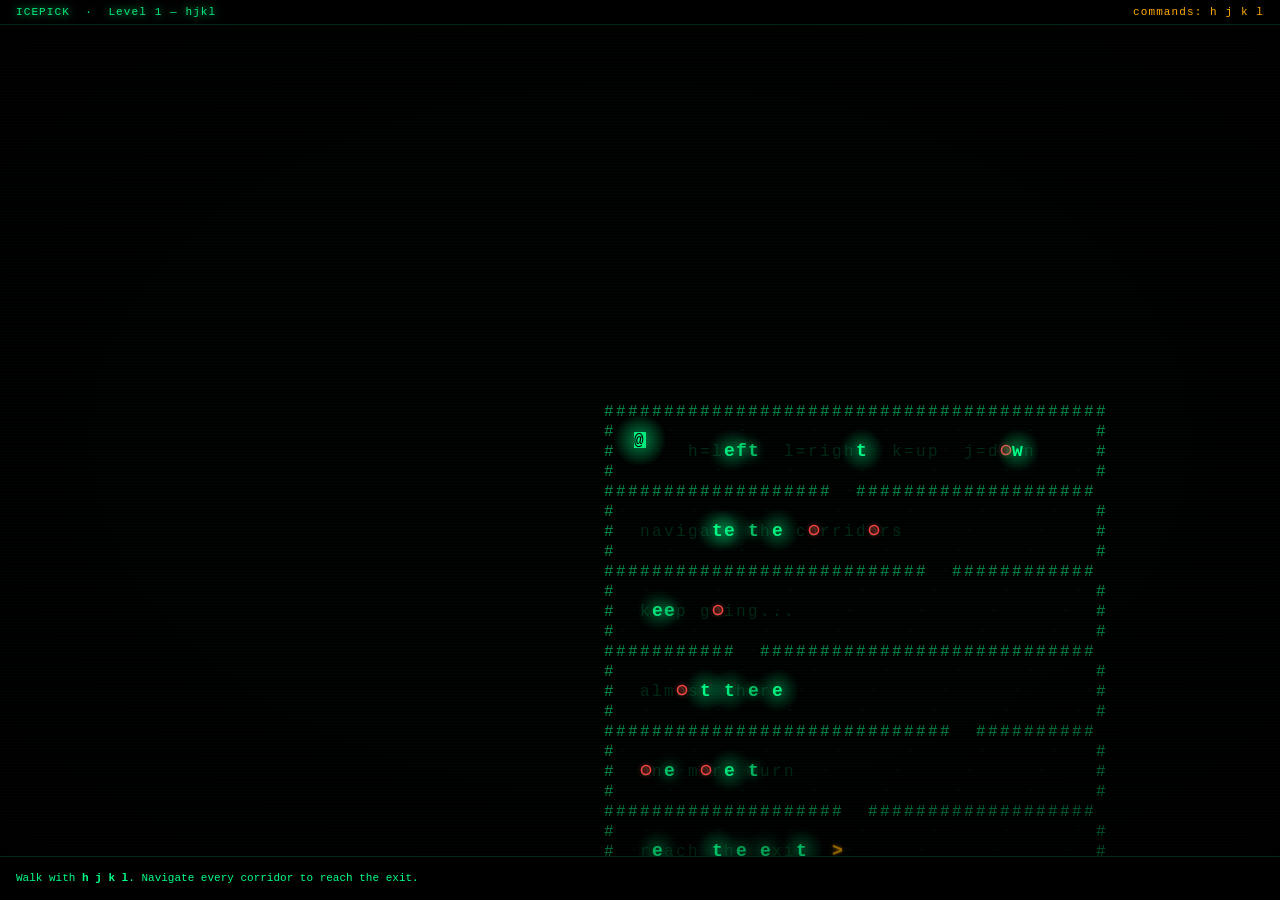
<file: icepick-2d-v3.html>
<!DOCTYPE html>
<html lang="en">
<head>
<meta charset="UTF-8">
<title>ICEPICK — 2D</title>
<style>
  *,*::before,*::after{box-sizing:border-box;margin:0;padding:0}
  body{background:#000;color:#00ff88;font-family:'Courier New',monospace;overflow:hidden;width:100vw;height:100vh;display:flex;flex-direction:column}
  #top-bar{flex:0 0 auto;display:flex;justify-content:space-between;padding:6px 16px;border-bottom:1px solid rgba(0,255,136,0.15);font-size:11px;letter-spacing:.1em;background:#000}
  #top-left{color:rgba(0,255,136,0.9);text-shadow:0 0 8px #00ff88}
  #top-right{color:#ffaa00}
  #canvas-wrap{flex:1 1 auto;position:relative;overflow:hidden}
  canvas{display:block;width:100%;height:100%;image-rendering:pixelated}
  #bottom-bar{flex:0 0 auto;display:flex;align-items:center;padding:7px 16px;border-top:1px solid rgba(0,255,136,0.15);background:#000;font-size:11px;min-height:44px}
  #msg{color:#00ff88;flex:1;line-height:1.5}
  #canvas-wrap::after{content:"";position:absolute;inset:0;background:repeating-linear-gradient(to bottom,rgba(0,255,100,.025) 0,rgba(0,255,100,.025) 1px,transparent 1px,transparent 3px);pointer-events:none}
  #canvas-wrap::before{content:"";position:absolute;inset:0;background:radial-gradient(ellipse at center,transparent 55%,rgba(0,0,0,.65) 100%);pointer-events:none;z-index:1}
</style>
</head>
<body>
<div id="top-bar">
  <div id="top-left">ICEPICK &nbsp;·&nbsp; <span id="level-name">Level 1</span></div>
  <div id="top-right">commands: <span id="inv-list">h j k l</span></div>
</div>
<div id="canvas-wrap"><canvas id="screen"></canvas></div>
<div id="bottom-bar"><div id="msg">Walk with <b>h j k l</b>. Find glowing letters to collect new commands.</div></div>

<script>
(function(){
"use strict";

const canvas=document.getElementById('screen'),ctx=canvas.getContext('2d'),wrap=document.getElementById('canvas-wrap');
let W,H;
function resize(){const r=wrap.getBoundingClientRect();W=canvas.width=Math.floor(r.width);H=canvas.height=Math.floor(r.height);}
window.addEventListener('resize',resize);resize();

const CW=12,CH=20,LERP_K=.18;
const FONT=`${CH-4}px "Courier New"`,FONTB=`bold ${CH-2}px "Courier New"`;

// ── pickup map ────────────────────────────────────────────────────────────────
// Map char → command key
const PICKUP_MAP={w:'w',e:'e',b:'b',f:'f',t:'t',S:';',W:'W',E:'E',B:'B',Z:'0',D:'$',G:'g'};

// ── levels ────────────────────────────────────────────────────────────────────
// Extra map chars:
//   R = register tile (stepping on saves position)
//   * = fragile tile (disappears when walked on)
//   | = one-way right barrier (can walk right through, not left)
const LEVELS=[
{
  name:"Level 1 — hjkl",
  intro:'Walk with <b>h j k l</b>. Navigate every corridor to reach the exit.',
  start:['h','j','k','l'],
  map:[
    "##########################################",
    "#                                        #",
    "#  @   h=left  l=right  k=up  j=down     #",
    "#                                        #",
    "###################  ####################",
    "#                                        #",
    "#  navigate the corridors                #",
    "#                                        #",
    "###########################  ############",
    "#                                        #",
    "#  keep going...                         #",
    "#                                        #",
    "###########  ############################",
    "#                                        #",
    "#  almost there                          #",
    "#                                        #",
    "#############################  ##########",
    "#                                        #",
    "#  one more turn                         #",
    "#                                        #",
    "####################  ###################",
    "#                                        #",
    "#  reach the exit  >                     #",
    "#                                        #",
    "##########################################",
  ]
},
{
  name:"Level 2 — w and e",
  intro:'Boulders block walking. Pick up <b>w</b> to jump to the next word.',
  start:['h','j','k','l'],
  map:[
    "##########################################",
    "#                                        #",
    "#  @   boulders block your path          #",
    "#                                        #",
    "####################  ###################",
    "#                                        #",
    "#  find w — jumps to next word start     #",
    "#                                        #",
    "#       w                                #",
    "#                                        #",
    "##########################################",
    "#                                        #",
    "#  o o o   jump!                         #",
    "#                                        #",
    "#  o o o o o   harder now                #",
    "#                                        #",
    "####################  ###################",
    "#                                        #",
    "#  find e — jumps to end of word         #",
    "#                                        #",
    "#       e                                #",
    "#                                        #",
    "##########################################",
    "#                                        #",
    "#  o o o o o o o o   use e               #",
    "#                                        #",
    "#                                  >     #",
    "#                                        #",
    "##########################################",
  ]
},
{
  name:"Level 3 — b and f",
  intro:'Pick up <b>b</b> to jump back. Then find <b>f</b> to leap to a character.',
  start:['h','j','k','l','w','e'],
  map:[
    "##########################################",
    "#                                        #",
    "#  @   you have w and e                  #",
    "#                                        #",
    "#  o o o o   jump right                  #",
    "#                                        #",
    "###########################  ############",
    "#                                        #",
    "#  pick up b to jump back                #",
    "#                                        #",
    "#       b                                #",
    "#                                        #",
    "#  o o o o   jump back with b            #",
    "#                                        #",
    "##############  #########################",
    "#                                        #",
    "#  pick up f — leap to a character       #",
    "#                                        #",
    "#       f                                #",
    "#                                        #",
    "##########################################",
    "#                                        #",
    "#  use f then type the target char       #",
    "#                                        #",
    "#  o o o fo o o o                  >     #",
    "#                                        #",
    "##########################################",
  ]
},
{
  name:"Level 4 — 0 and $",
  intro:'Pick up <b>0</b> (line start) and <b>$</b> (line end) to cross long gauntlets.',
  start:['h','j','k','l','w','e','b','f'],
  map:[
    "##########################################",
    "#                                        #",
    "#  @   you have all word motions         #",
    "#                                        #",
    "#  o o o o o o   find 0 to reset fast    #",
    "#                                        #",
    "####  ###################################",
    "#                                        #",
    "#  Z jumps to start of line              #",
    "#                                        #",
    "#  Z                                     #",
    "#                                        #",
    "#  o o o o o o   use 0 to reset          #",
    "#                                        #",
    "###################################  ####",
    "#                                        #",
    "#  D jumps to end of line                #",
    "#                                        #",
    "#                                     D  #",
    "#                                        #",
    "#  o o o o o o o o   cross with $        #",
    "#                                        #",
    "####  ###################################",
    "#                                        #",
    "#  o o o o o o o o o o o o o      >     #",
    "#                                        #",
    "##########################################",
  ]
},
{
  name:"Level 5 — W E B",
  intro:'Pick up <b>W</b> to jump down a column-word. <b>E</b> to column-end. <b>B</b> back up.',
  start:['h','j','k','l','w','e','b','f','0','$'],
  map:[
    "##########################################",
    "#                                        #",
    "#  @   vertical word motions ahead       #",
    "#                                        #",
    "#  W                                     #",
    "#                                        #",
    "#  W jumps down a column word            #",
    "#                                        #",
    "#  find W to cross the column boulders   #",
    "#                                        #",
    "########  ######  #######################",
    "         #      #                        ",
    "   o      #      #   o                   ",
    "         #      #                        ",
    "   o      #  E   #   o                   ",
    "         #      #                        ",
    "   o      #  B   #   o                   ",
    "         #      #                        ",
    "########  ######  #######################",
    "#                                        #",
    "#  combine W E B to navigate columns     #",
    "#                                        #",
    "#  o                                     #",
    "#                                        #",
    "#  o                          >          #",
    "#                                        #",
    "##########################################",
  ]
},
{
  name:"Level 6 — t and ;",
  intro:'<b>t</b> lands just before a char. <b>;</b> repeats the last f or t.',
  start:['h','j','k','l','w','e','b','f','0','$','W','E','B'],
  map:[
    "##########################################",
    "#                                        #",
    "#  @   t moves just BEFORE a target      #",
    "#                                        #",
    "#  find t                                #",
    "#                                        #",
    "#  t                                     #",
    "#                                        #",
    "################  #######################",
    "#                                        #",
    "#  land before the x — use tx           #",
    "#                                        #",
    "#  o o o x o o o o o                     #",
    "#                                        #",
    "##############################  #########",
    "#                                        #",
    "#  find ; to repeat last f or t          #",
    "#                                        #",
    "#  S                                     #",
    "#                                        #",
    "##########################################",
    "#                                        #",
    "#  a a a a a a a a a   fa then ;;;;      #",
    "#                                        #",
    "#                                  >     #",
    "#                                        #",
    "##########################################",
  ]
},
{
  // Level 7: counted motion — 2w, 3w etc
  name:"Level 7 — counted motion",
  intro:'Type a number before a motion to repeat it. Try <b>3w</b> to jump three words at once.',
  start:['h','j','k','l','w','e','b','f','0','$','W','E','B','t',';'],
  map:[
    "##########################################",
    "#                                        #",
    "#  @   type a number then a motion       #",
    "#      e.g.  3w  jumps three words       #",
    "#                                        #",
    "#  o o o   3w crosses this               #",
    "#                                        #",
    "##########################  #############",
    "#                                        #",
    "#  o o o o o o   try 6w or 3e            #",
    "#                                        #",
    "#######  ################################",
    "#                                        #",
    "#  now try counting vertical: 4W         #",
    "#                                        #",
    "#  o                                     #",
    "#                                        #",
    "#  o                                     #",
    "#                                        #",
    "#  o                                     #",
    "#                                        #",
    "#  o                                     #",
    "#                                        #",
    "##################  #####################",
    "#                                        #",
    "#  combine counts to reach the exit      #",
    "#  hint: 2w crosses the last gauntlet    #",
    "#                                        #",
    "#  o o o o o o o o              >        #",
    "#                                        #",
    "##########################################",
  ]
},
{
  // Level 8: register tile + g return + fragile tiles
  name:"Level 8 — register and fragile",
  intro:'Step on <b>R</b> to save your position. Collect <b>g</b> to return to it. Watch out for fragile <b>*</b> tiles.',
  start:['h','j','k','l','w','e','b','f','0','$','W','E','B','t',';'],
  map:[
    "##########################################",
    "#                                        #",
    "#  @   step on R to save your position   #",
    "#                                        #",
    "#  R                                     #",
    "#                                        #",
    "####################  ###################",
    "#                                        #",
    "#  collect g to warp back to R           #",
    "#                                        #",
    "#  G                                     #",
    "#                                        #",
    "##################  #####################",
    "#                                        #",
    "#  go down to get the key                #",
    "#                                        #",
    "#  * * * * * * *   fragile path          #",
    "#                                        #",
    "#  you can only cross once               #",
    "#                                        #",
    "##########  #############################",
    "#                                        #",
    "#  now use g to warp back to R           #",
    "#  then navigate to the exit             #",
    "#                                        #",
    "#                                  >     #",
    "#                                        #",
    "##########################################",
  ]
},
];

// ── parser ────────────────────────────────────────────────────────────────────
function parseMap(src){
  const rows=[];let ps={x:1,y:1};const pkups=[],blds=[],regs=[],frags=[];let ex=null;
  src.forEach((line,row)=>{
    const cells=[];
    for(let col=0;col<line.length;col++){
      const ch=line[col];let type='floor';
      if(ch==='#'){type='wall';}
      else if(ch==='@'){ps={x:col,y:row};}
      else if(ch==='o'){type='boulder';blds.push({x:col,y:row});}
      else if(ch==='>'){type='exit';ex={x:col,y:row};}
      else if(ch==='R'){type='register';regs.push({x:col,y:row});}
      else if(ch==='*'){type='fragile';frags.push({x:col,y:row});}
      else if(PICKUP_MAP[ch]!==undefined){type='pickup';pkups.push({x:col,y:row,ch,cmd:PICKUP_MAP[ch],collected:false});}
      const disp=(ch==='@'||PICKUP_MAP[ch]!==undefined)?'':ch;
      cells.push({type,ch:disp});
    }
    rows.push(cells);
  });
  return{rows,playerStart:ps,pickups:pkups,boulders:blds,registers:regs,fragiles:frags,exit:ex};
}

// ── state ─────────────────────────────────────────────────────────────────────
let curLvl=0,level=parseMap(LEVELS[0].map);
let bGrid=new Set();
function rebuildBGrid(){bGrid.clear();state.boulders.forEach(b=>bGrid.add(`${b.x},${b.y}`));}

const state={
  player:{x:1,y:1},render:{x:1,y:1},
  commands:new Set(['h','j','k','l']),
  pickups:[],boulders:[],exit:null,
  won:false,
  pending:null,   // 'f' | 't' | null
  lastFind:null,  // {type,char}
  count:null,     // numeric prefix accumulator
  register:null,  // stored position {x,y}
  tick:0,
};

function loadLevel(idx){
  const def=LEVELS[idx];
  level=parseMap(def.map);
  state.player={...level.playerStart};
  state.render={...level.playerStart};
  def.start.forEach(c=>state.commands.add(c));
  state.pickups=level.pickups.map(p=>({...p}));
  state.boulders=level.boulders.map(b=>({...b}));
  state.exit=level.exit;
  state.won=false;state.pending=null;state.count=null;state.register=null;
  rebuildBGrid();
  document.getElementById('level-name').textContent=def.name;
  setMsg(def.intro);updateInv();
}

// ── terrain ───────────────────────────────────────────────────────────────────
function cellAt(x,y){const r=level.rows[y];if(!r)return{type:'wall',ch:'#'};return r[x]||{type:'wall',ch:'#'};}
function isBoulder(x,y){return bGrid.has(`${x},${y}`);}
function isBlocked(x,y){const c=cellAt(x,y);return c.type==='wall'||isBoulder(x,y);}
function rowLen(y){return level.rows[y]?level.rows[y].length-1:0;}
function colLen(){return level.rows.length-1;}

// ── motion algebra (all clamped) ──────────────────────────────────────────────
function wordRight(x,y){
  const max=rowLen(y);let nx=x+1;
  while(nx<=max&&!isBlocked(nx,y)&&cellAt(nx,y).ch===' ')nx++;
  while(nx<=max&&!isBlocked(nx,y)&&cellAt(nx,y).ch!==' ')nx++;
  while(nx<=max&&!isBlocked(nx,y)&&cellAt(nx,y).ch===' ')nx++;
  while(nx>x&&isBlocked(nx,y))nx--;
  return nx;
}
function wordEnd(x,y){
  const max=rowLen(y);let nx=x+1;
  while(nx<=max&&!isBlocked(nx,y)&&cellAt(nx,y).ch===' ')nx++;
  while(nx+1<=max&&!isBlocked(nx+1,y)&&cellAt(nx+1,y).ch!==' ')nx++;
  while(nx>x&&isBlocked(nx,y))nx--;
  return nx;
}
function wordBack(x,y){
  let nx=x-1;if(nx<0)return x;
  while(nx>0&&!isBlocked(nx,y)&&cellAt(nx,y).ch===' ')nx--;
  while(nx-1>=0&&!isBlocked(nx-1,y)&&cellAt(nx-1,y).ch!==' ')nx--;
  while(nx<x&&isBlocked(nx,y))nx++;
  return nx;
}
function wordDown(x,y){
  const max=colLen();let ny=y+1;
  while(ny<=max&&!isBlocked(x,ny)&&cellAt(x,ny).ch===' ')ny++;
  while(ny<=max&&!isBlocked(x,ny)&&cellAt(x,ny).ch!==' ')ny++;
  while(ny<=max&&!isBlocked(x,ny)&&cellAt(x,ny).ch===' ')ny++;
  while(ny>y&&isBlocked(x,ny))ny--;
  return ny;
}
function wordEndDown(x,y){
  const max=colLen();let ny=y+1;
  while(ny<=max&&!isBlocked(x,ny)&&cellAt(x,ny).ch===' ')ny++;
  while(ny+1<=max&&!isBlocked(x,ny+1)&&cellAt(x,ny+1).ch!==' ')ny++;
  while(ny>y&&isBlocked(x,ny))ny--;
  return ny;
}
function wordUp(x,y){
  let ny=y-1;if(ny<0)return y;
  while(ny>0&&!isBlocked(x,ny)&&cellAt(x,ny).ch===' ')ny--;
  while(ny-1>=0&&!isBlocked(x,ny-1)&&cellAt(x,ny-1).ch!==' ')ny--;
  while(ny<y&&isBlocked(x,ny))ny++;
  return ny;
}
function findChar(x,y,ch){
  const max=rowLen(y);
  for(let nx=x+1;nx<=max;nx++){if(isBlocked(nx,y))break;if(cellAt(nx,y).ch===ch)return nx;}
  return x;
}
function findBefore(x,y,ch){
  const max=rowLen(y);
  for(let nx=x+1;nx<=max;nx++){if(isBlocked(nx,y))break;if(cellAt(nx,y).ch===ch)return Math.max(x,nx-1);}
  return x;
}
function lineStart(y){const max=rowLen(y);for(let nx=0;nx<=max;nx++)if(!isBlocked(nx,y))return nx;return 0;}
function lineEnd(y){const max=rowLen(y);for(let nx=max;nx>=0;nx--)if(!isBlocked(nx,y))return nx;return max;}

// ── count wrapping ────────────────────────────────────────────────────────────
// applyCount(fn) calls fn() n times, advancing player each call
// Motion functions read state.player each time so they chain correctly
function applyCount(fn){
  const n=Math.min(state.count||1,20); // cap at 20 for safety
  state.count=null;
  for(let i=0;i<n;i++){
    if(state.won)break;
    fn();
  }
}

// ── movement ──────────────────────────────────────────────────────────────────
function tryMove(nx,ny){
  if(nx<0||ny<0)return;
  if(cellAt(nx,ny).type==='wall')return;
  if(isBoulder(nx,ny)){
    setMsg(state.commands.has('w')
      ?'A boulder blocks you. Use <b>w</b> or <b>e</b> to jump over it.'
      :'A boulder blocks your path. Find <b>w</b> to jump over boulders.');
    return;
  }
  commit(nx,ny);
}
function jumpTo(nx,ny){if(!isBlocked(nx,ny))commit(nx,ny);}

function commit(nx,ny){
  // handle fragile tiles — remove on entry
  const cell=cellAt(nx,ny);
  if(cell.type==='fragile'){
    level.rows[ny][nx]={type:'floor',ch:' '};
  }
  // handle register tiles — save position
  if(cell.type==='register'){
    state.register={x:nx,y:ny};
    setMsg('Position saved. Collect <b>g</b> then use it to warp back here.');
  }
  state.player.x=nx;state.player.y=ny;
  checkPickup();checkExit();
}

function checkPickup(){
  const{x,y}=state.player;
  const p=state.pickups.find(p=>p.x===x&&p.y===y&&!p.collected);
  if(!p)return;
  p.collected=true;state.commands.add(p.cmd);updateInv();
  const M={
    w:'✓ Got <b>w</b> — next word start.',
    e:'✓ Got <b>e</b> — word end.',
    b:'✓ Got <b>b</b> — back a word.',
    f:'✓ Got <b>f</b> — type a char to leap to it (line-of-sight).',
    t:'✓ Got <b>t</b> — type a char to land just before it.',
    ';':'✓ Got <b>;</b> — repeats last f or t.',
    W:'✓ Got <b>W</b> — jumps down a column-word.',
    E:'✓ Got <b>E</b> — column-word end.',
    B:'✓ Got <b>B</b> — column-word back up.',
    '0':'✓ Got <b>0</b> — line start.',
    '$':'✓ Got <b>$</b> — line end.',
    g:'✓ Got <b>g</b> — warps back to last saved register position.',
  };
  setMsg(M[p.cmd]||`✓ Got <b>${p.cmd}</b>`);
}
function checkExit(){
  const{x,y}=state.player;
  if(!state.exit||x!==state.exit.x||y!==state.exit.y)return;
  state.won=true;
  const last=curLvl>=LEVELS.length-1;
  setMsg(last?'🎉 <b>All levels complete!</b> Commands: '+[...state.commands].join(' ')
    :`✓ <b>Level ${curLvl+1} complete!</b> Press <b>Enter</b> to continue.`);
}
function setMsg(h){document.getElementById('msg').innerHTML=h;}
function updateInv(){document.getElementById('inv-list').textContent=[...state.commands].join('  ');}

// ── input ─────────────────────────────────────────────────────────────────────
window.addEventListener('keydown',e=>{
  const key=e.key;

  if(state.won&&key==='Enter'){
    e.preventDefault();
    const nxt=curLvl+1;
    if(nxt<LEVELS.length){curLvl=nxt;loadLevel(curLvl);}
    return;
  }
  if(state.won)return;

  // resolve pending f/t
  if(state.pending){
    e.preventDefault();
    if(key.length===1){
      const n=Math.min(state.count||1,20);state.count=null;
      for(let i=0;i<n;i++){
        if(state.won)break;
        const{x,y}=state.player;
        const nx=state.pending==='f'?findChar(x,y,key):findBefore(x,y,key);
        state.lastFind={type:state.pending,char:key};
        jumpTo(nx,y);
      }
    }
    state.pending=null;return;
  }

  // digit prefix accumulation
  if(key>='1'&&key<='9'){
    e.preventDefault();
    state.count=(state.count||0)*10+parseInt(key,10);
    setMsg(`<b>${state.count}</b> × next motion`);
    return;
  }
  // 0 as digit only if count already started; otherwise it's a line-start motion
  if(key==='0'&&state.count!==null){
    e.preventDefault();
    state.count=state.count*10;
    setMsg(`<b>${state.count}</b> × next motion`);
    return;
  }

  const{x,y}=state.player;
  const has=c=>state.commands.has(c);

  // basic movement (count-aware)
  if(key==='h'&&has('h')){e.preventDefault();applyCount(()=>tryMove(state.player.x-1,state.player.y));return;}
  if(key==='l'&&has('l')){e.preventDefault();applyCount(()=>tryMove(state.player.x+1,state.player.y));return;}
  if(key==='k'&&has('k')){e.preventDefault();applyCount(()=>tryMove(state.player.x,state.player.y-1));return;}
  if(key==='j'&&has('j')){e.preventDefault();applyCount(()=>tryMove(state.player.x,state.player.y+1));return;}

  // horizontal word motions (count-aware)
  if(key==='w'&&has('w')){e.preventDefault();applyCount(()=>jumpTo(wordRight(state.player.x,state.player.y),state.player.y));return;}
  if(key==='e'&&has('e')){e.preventDefault();applyCount(()=>jumpTo(wordEnd(state.player.x,state.player.y),state.player.y));return;}
  if(key==='b'&&has('b')){e.preventDefault();applyCount(()=>jumpTo(wordBack(state.player.x,state.player.y),state.player.y));return;}

  // vertical word motions (count-aware)
  if(key==='W'&&has('W')){e.preventDefault();applyCount(()=>jumpTo(state.player.x,wordDown(state.player.x,state.player.y)));return;}
  if(key==='E'&&has('E')){e.preventDefault();applyCount(()=>jumpTo(state.player.x,wordEndDown(state.player.x,state.player.y)));return;}
  if(key==='B'&&has('B')){e.preventDefault();applyCount(()=>jumpTo(state.player.x,wordUp(state.player.x,state.player.y)));return;}

  // character search (pending — count applied inside pending handler)
  if(key==='f'&&has('f')){e.preventDefault();state.pending='f';setMsg(`<b>${state.count||''}f</b> — type a character.`);return;}
  if(key==='t'&&has('t')){e.preventDefault();state.pending='t';setMsg(`<b>${state.count||''}t</b> — type a character.`);return;}

  // repeat last find (count-aware)
  if(key===';'&&has(';')&&state.lastFind){
    e.preventDefault();
    const{type,char}=state.lastFind;
    applyCount(()=>{
      const{x,y}=state.player;
      jumpTo(type==='f'?findChar(x,y,char):findBefore(x,y,char),y);
    });
    return;
  }

  // line motions
  if(key==='0'&&has('0')){e.preventDefault();state.count=null;jumpTo(lineStart(y),y);return;}
  if(key==='$'&&has('$')){e.preventDefault();state.count=null;jumpTo(lineEnd(y),y);return;}

  // register warp
  if(key==='g'&&has('g')&&state.register){
    e.preventDefault();state.count=null;
    jumpTo(state.register.x,state.register.y);
    setMsg('Warped back to saved position.');
    return;
  }

  // escape clears count and pending
  if(key==='Escape'){state.count=null;state.pending=null;setMsg('Cancelled.');return;}

  // hint
  const ALL=new Set(['h','j','k','l','w','e','b','f','t',';','W','E','B','0','$','g']);
  if(ALL.has(key)&&!has(key))setMsg(`You don't have <b>${key}</b> yet. Find the glowing letter on the map.`);
  else if(state.count!==null){state.count=null;} // unknown key clears count
});

// ── renderer ──────────────────────────────────────────────────────────────────
function lerp(a,b,t){return a+(b-a)*t;}
function w2s(wx,wy){
  const cx=Math.floor(W/2)-state.render.x*CW;
  const cy=Math.floor(H/2)-state.render.y*CH;
  return{sx:wx*CW+cx,sy:wy*CH+cy};
}

// color for special tile types
const TILE_COLORS={
  register:'rgba(80,180,255,0.75)',
  fragile:'rgba(255,200,0,0.7)',
};

function draw(){
  state.tick++;
  const blink=Math.floor(state.tick/20)%2===0;
  const t=state.tick*.04;

  state.render.x=lerp(state.render.x,state.player.x,LERP_K);
  state.render.y=lerp(state.render.y,state.player.y,LERP_K);

  ctx.fillStyle='#000';ctx.fillRect(0,0,W,H);

  // tiles
  level.rows.forEach((row,ry)=>{
    row.forEach((cell,cx2)=>{
      const{sx,sy}=w2s(cx2,ry);
      if(sx<-CW*2||sx>W+CW||sy<-CH*2||sy>H+CH)return;

      if(cell.type==='wall'){
        ctx.fillStyle='rgba(0,255,136,0.55)';ctx.font=FONT;
        ctx.fillText('#',sx,sy+CH-4);
      } else if(cell.type==='exit'){
        const p=.5+.5*Math.sin(t*2);
        ctx.shadowColor='#ffaa00';ctx.shadowBlur=12*p;
        ctx.fillStyle=`rgba(255,170,0,${.6+p*.4})`;ctx.font=FONTB;
        ctx.fillText('>',sx,sy+CH-4);ctx.shadowBlur=0;
      } else if(cell.type==='register'){
        // glowing blue R
        const p=.5+.5*Math.sin(t*2+cx2);
        ctx.shadowColor='#4ab4ff';ctx.shadowBlur=8*p;
        ctx.fillStyle=`rgba(80,180,255,${.6+p*.4})`;ctx.font=FONTB;
        ctx.fillText('R',sx,sy+CH-4);ctx.shadowBlur=0;
      } else if(cell.type==='fragile'){
        // amber * that flickers
        const p=.4+.6*Math.abs(Math.sin(t*4+cx2*0.7));
        ctx.fillStyle=`rgba(255,200,0,${p})`;ctx.font=FONTB;
        ctx.fillText('*',sx,sy+CH-4);
      } else {
        if((cx2+ry)%6===0){ctx.fillStyle='rgba(0,255,136,0.06)';ctx.fillRect(sx+CW/2-1,sy+CH/2-1,2,2);}
        if(cell.ch&&cell.ch.trim()){
          ctx.fillStyle='rgba(0,255,136,0.15)';ctx.font=FONT;
          ctx.fillText(cell.ch,sx,sy+CH-4);
        }
      }
    });
  });

  // register marker (where position is saved)
  if(state.register){
    const{sx,sy}=w2s(state.register.x,state.register.y);
    if(!(sx<-CW*2||sx>W+CW||sy<-CH*2||sy>H+CH)){
      const p=.5+.5*Math.sin(t*3);
      ctx.strokeStyle=`rgba(80,180,255,${.4+p*.4})`;
      ctx.lineWidth=1;
      ctx.strokeRect(sx-.5,sy+1,CW+1,CH-3);
    }
  }

  // boulders
  state.boulders.forEach(b=>{
    const{sx,sy}=w2s(b.x,b.y);
    if(sx<-CW*2||sx>W+CW||sy<-CH*2||sy>H+CH)return;
    const bx=sx+CW/2,by=sy+CH/2,r=Math.min(CW,CH)*.38;
    const g=ctx.createRadialGradient(bx,by,0,bx,by,r*2.2);
    g.addColorStop(0,'rgba(255,80,80,0.22)');g.addColorStop(1,'rgba(255,80,80,0)');
    ctx.fillStyle=g;ctx.beginPath();ctx.arc(bx,by,r*2.2,0,Math.PI*2);ctx.fill();
    ctx.strokeStyle='#ff4444';ctx.lineWidth=1.5;
    ctx.beginPath();ctx.arc(bx,by,r,0,Math.PI*2);ctx.stroke();
    ctx.fillStyle='rgba(255,60,60,0.12)';
    ctx.beginPath();ctx.arc(bx,by,r,0,Math.PI*2);ctx.fill();
  });

  // pickups
  state.pickups.forEach(p=>{
    if(p.collected)return;
    const{sx,sy}=w2s(p.x,p.y);
    if(sx<-CW*2||sx>W+CW||sy<-CH*2||sy>H+CH)return;
    const pulse=.5+.5*Math.sin(t*3+p.x);
    const g=ctx.createRadialGradient(sx+CW/2,sy+CH/2,0,sx+CW/2,sy+CH/2,CW*1.8);
    g.addColorStop(0,`rgba(0,255,136,${.28*pulse})`);g.addColorStop(1,'rgba(0,255,136,0)');
    ctx.fillStyle=g;ctx.beginPath();ctx.arc(sx+CW/2,sy+CH/2,CW*1.8,0,Math.PI*2);ctx.fill();
    ctx.shadowColor='#00ff88';ctx.shadowBlur=10+8*pulse;
    ctx.fillStyle=`rgba(0,255,136,${.7+.3*pulse})`;ctx.font=FONTB;
    ctx.fillText(p.cmd,sx,sy+CH-4);ctx.shadowBlur=0;
  });

  // player (always at screen center)
  {
    const pulse=.5+.5*Math.sin(t*1.5);
    const px=Math.floor(W/2),py=Math.floor(H/2);
    const g=ctx.createRadialGradient(px,py,0,px,py,CW*2.2);
    g.addColorStop(0,`rgba(0,255,136,${.35+.2*pulse})`);g.addColorStop(1,'rgba(0,255,136,0)');
    ctx.fillStyle=g;ctx.beginPath();ctx.arc(px,py,CW*2.2,0,Math.PI*2);ctx.fill();
    const rx=px-CW/2,ry=py-CH/2;
    if(blink){
      ctx.fillStyle='rgba(0,255,136,0.88)';ctx.fillRect(rx,ry+2,CW,CH-4);
      ctx.fillStyle='#000';ctx.font=`bold ${CH-4}px "Courier New"`;ctx.fillText('@',rx,ry+CH-5);
    } else {
      ctx.strokeStyle='#00ff88';ctx.lineWidth=1.5;ctx.strokeRect(rx+.5,ry+2.5,CW-1,CH-5);
      ctx.fillStyle='#00ff88';ctx.font=`bold ${CH-4}px "Courier New"`;ctx.fillText('@',rx,ry+CH-5);
    }
  }

  // HUD overlays
  // count indicator
  if(state.count!==null){
    ctx.fillStyle='rgba(255,170,0,0.92)';ctx.font='bold 16px "Courier New"';
    ctx.textAlign='right';ctx.fillText(`${state.count}_`,W-16,32);ctx.textAlign='left';
  }
  // pending indicator
  if(state.pending&&state.count===null){
    ctx.fillStyle='rgba(255,170,0,0.9)';ctx.font='bold 13px "Courier New"';
    ctx.textAlign='right';ctx.fillText(`${state.pending}→?`,W-16,32);ctx.textAlign='left';
  }
  // register dot
  if(state.register){
    ctx.fillStyle='rgba(80,180,255,0.7)';ctx.font='10px "Courier New"';
    ctx.fillText('R saved',16,32);
  }

  // win overlay
  if(state.won){
    ctx.fillStyle='rgba(0,0,0,0.78)';ctx.fillRect(0,0,W,H);
    const last=curLvl>=LEVELS.length-1;
    ctx.textAlign='center';
    ctx.fillStyle='#00ff88';ctx.shadowColor='#00ff88';ctx.shadowBlur=26;
    ctx.font='bold 28px "Courier New"';
    ctx.fillText(last?'ALL LEVELS COMPLETE':`LEVEL ${curLvl+1} COMPLETE`,W/2,H/2-22);
    ctx.shadowBlur=0;
    ctx.fillStyle='rgba(0,255,136,0.4)';ctx.font='12px "Courier New"';
    ctx.fillText('commands: '+[...state.commands].join('  '),W/2,H/2+8);
    if(!last){
      const np=.5+.5*Math.sin(t*2.5);
      ctx.fillStyle=`rgba(255,170,0,${.55+np*.45})`;ctx.font='13px "Courier New"';
      ctx.fillText('press Enter to continue →',W/2,H/2+34);
    }
    ctx.textAlign='left';
  }

  requestAnimationFrame(draw);
}

loadLevel(0);
draw();
})();
</script>
</body>
</html>
</file>
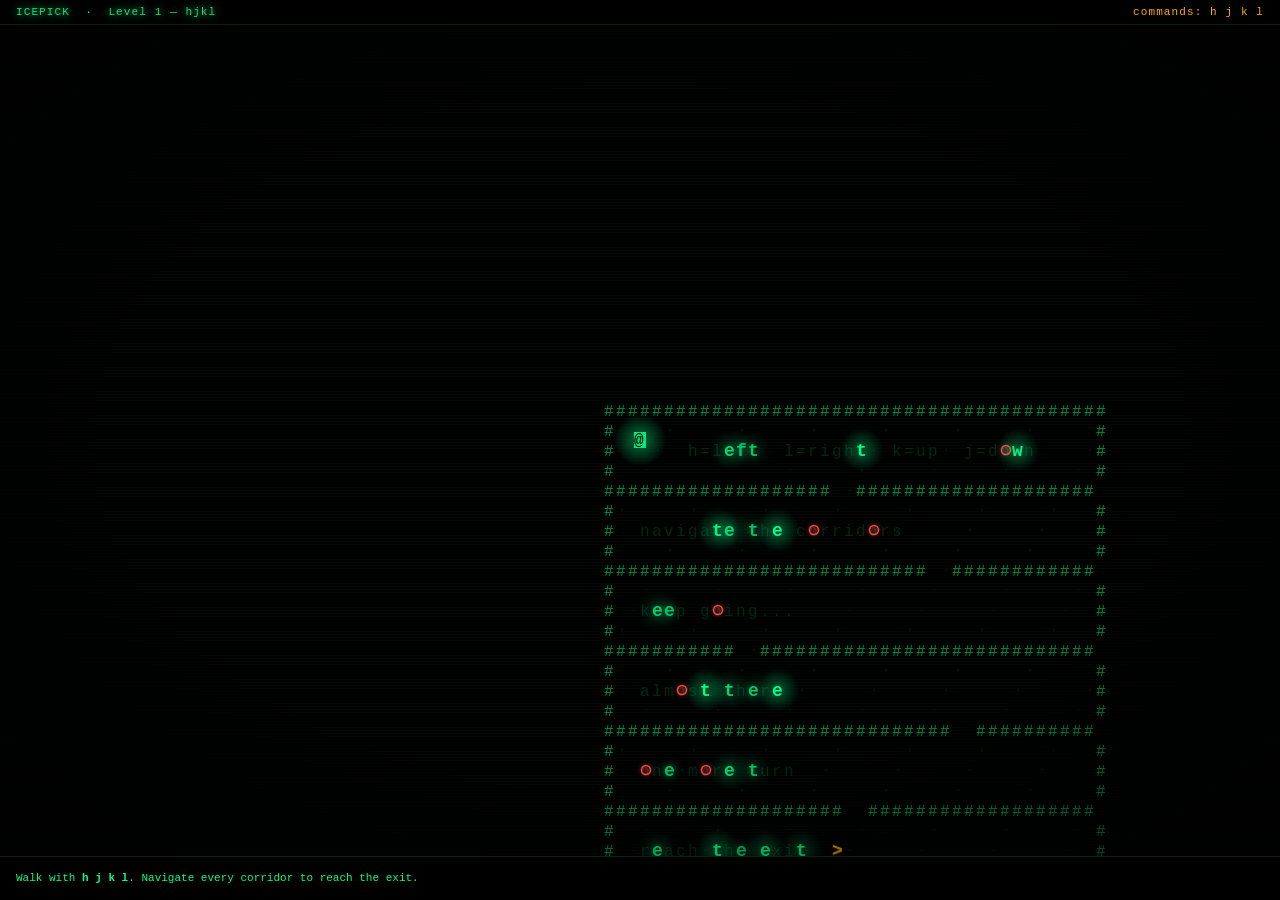
<file: icepick-2d-v4.html>
<!DOCTYPE html>
<html lang="en">
<head>
<meta charset="UTF-8">
<title>ICEPICK — 2D</title>
<style>
  *,*::before,*::after{box-sizing:border-box;margin:0;padding:0}
  body{background:#000;color:#00ff88;font-family:'Courier New',monospace;overflow:hidden;width:100vw;height:100vh;display:flex;flex-direction:column}
  #top-bar{flex:0 0 auto;display:flex;justify-content:space-between;padding:6px 16px;border-bottom:1px solid rgba(0,255,136,0.15);font-size:11px;letter-spacing:.1em;background:#000}
  #top-left{color:rgba(0,255,136,0.9);text-shadow:0 0 8px #00ff88}
  #top-right{color:#ffaa00}
  #canvas-wrap{flex:1 1 auto;position:relative;overflow:hidden}
  canvas{display:block;width:100%;height:100%;image-rendering:pixelated}
  #bottom-bar{flex:0 0 auto;display:flex;align-items:center;padding:7px 16px;border-top:1px solid rgba(0,255,136,0.15);background:#000;font-size:11px;min-height:44px}
  #msg{color:#00ff88;flex:1;line-height:1.5}
  #canvas-wrap::after{content:"";position:absolute;inset:0;background:repeating-linear-gradient(to bottom,rgba(0,255,100,.025) 0,rgba(0,255,100,.025) 1px,transparent 1px,transparent 3px);pointer-events:none}
  #canvas-wrap::before{content:"";position:absolute;inset:0;background:radial-gradient(ellipse at center,transparent 55%,rgba(0,0,0,.65) 100%);pointer-events:none;z-index:1}
</style>
</head>
<body>
<div id="top-bar">
  <div id="top-left">ICEPICK &nbsp;·&nbsp; <span id="level-name">Level 1</span></div>
  <div id="top-right">commands: <span id="inv-list">h j k l</span></div>
</div>
<div id="canvas-wrap"><canvas id="screen"></canvas></div>
<div id="bottom-bar"><div id="msg">Walk with <b>h j k l</b>. Find glowing letters to collect new commands.</div></div>

<script>
(function(){
"use strict";

const canvas=document.getElementById('screen'),ctx=canvas.getContext('2d'),wrap=document.getElementById('canvas-wrap');
let W,H;
function resize(){const r=wrap.getBoundingClientRect();W=canvas.width=Math.floor(r.width);H=canvas.height=Math.floor(r.height);}
window.addEventListener('resize',resize);resize();

const CW=12,CH=20,LERP_K=.18;
const FONT=`${CH-4}px "Courier New"`,FONTB=`bold ${CH-2}px "Courier New"`;

// ── pickup map: map-char → command key ────────────────────────────────────────
const PICKUP_MAP={
  w:'w',e:'e',b:'b',f:'f',t:'t',S:';',
  W:'W',E:'E',B:'B',
  Z:'0',D:'$',
  G:'g',        // register warp
  P:'.',        // dot repeat
  V:'v',        // visual mode
};

// ── levels ────────────────────────────────────────────────────────────────────
// Map legend:
//   space/. = floor    # = wall     @ = player start
//   o = boulder        > = exit
//   R = register tile  * = fragile tile
//   Uppercase pickup chars defined in PICKUP_MAP above
const LEVELS=[
{
  name:"Level 1 — hjkl",
  intro:'Walk with <b>h j k l</b>. Navigate every corridor to reach the exit.',
  start:['h','j','k','l'],
  map:[
    "##########################################",
    "#                                        #",
    "#  @   h=left  l=right  k=up  j=down     #",
    "#                                        #",
    "###################  ####################",
    "#                                        #",
    "#  navigate the corridors                #",
    "#                                        #",
    "###########################  ############",
    "#                                        #",
    "#  keep going...                         #",
    "#                                        #",
    "###########  ############################",
    "#                                        #",
    "#  almost there                          #",
    "#                                        #",
    "#############################  ##########",
    "#                                        #",
    "#  one more turn                         #",
    "#                                        #",
    "####################  ###################",
    "#                                        #",
    "#  reach the exit  >                     #",
    "#                                        #",
    "##########################################",
  ]
},
{
  name:"Level 2 — w and e",
  intro:'Boulders block walking. Pick up <b>w</b> to jump to the next word.',
  start:['h','j','k','l'],
  map:[
    "##########################################",
    "#                                        #",
    "#  @   boulders block your path          #",
    "#                                        #",
    "####################  ###################",
    "#                                        #",
    "#  find w — jumps to next word start     #",
    "#                                        #",
    "#       w                                #",
    "#                                        #",
    "##########################################",
    "#                                        #",
    "#  o o o   jump!                         #",
    "#                                        #",
    "#  o o o o o   harder now                #",
    "#                                        #",
    "####################  ###################",
    "#                                        #",
    "#  find e — jumps to end of word         #",
    "#                                        #",
    "#       e                                #",
    "#                                        #",
    "##########################################",
    "#                                        #",
    "#  o o o o o o o o   use e               #",
    "#                                        #",
    "#                                  >     #",
    "#                                        #",
    "##########################################",
  ]
},
{
  name:"Level 3 — b and f",
  intro:'Pick up <b>b</b> to jump back. Then find <b>f</b> to leap to a character.',
  start:['h','j','k','l','w','e'],
  map:[
    "##########################################",
    "#                                        #",
    "#  @   you have w and e                  #",
    "#                                        #",
    "#  o o o o   jump right                  #",
    "#                                        #",
    "###########################  ############",
    "#                                        #",
    "#  pick up b to jump back                #",
    "#                                        #",
    "#       b                                #",
    "#                                        #",
    "#  o o o o   jump back with b            #",
    "#                                        #",
    "##############  #########################",
    "#                                        #",
    "#  pick up f — leap to a character       #",
    "#                                        #",
    "#       f                                #",
    "#                                        #",
    "##########################################",
    "#                                        #",
    "#  use f then type the target char       #",
    "#                                        #",
    "#  o o o fo o o o                  >     #",
    "#                                        #",
    "##########################################",
  ]
},
{
  name:"Level 4 — 0 and $",
  intro:'Pick up <b>0</b> (line start) and <b>$</b> (line end) to cross long gauntlets.',
  start:['h','j','k','l','w','e','b','f'],
  map:[
    "##########################################",
    "#                                        #",
    "#  @   you have all word motions         #",
    "#                                        #",
    "#  o o o o o o   find 0 to reset fast    #",
    "#                                        #",
    "####  ###################################",
    "#                                        #",
    "#  Z jumps to start of line              #",
    "#                                        #",
    "#  Z                                     #",
    "#                                        #",
    "#  o o o o o o   use 0 to reset          #",
    "#                                        #",
    "###################################  ####",
    "#                                        #",
    "#  D jumps to end of line                #",
    "#                                        #",
    "#                                     D  #",
    "#                                        #",
    "#  o o o o o o o o   cross with $        #",
    "#                                        #",
    "####  ###################################",
    "#                                        #",
    "#  o o o o o o o o o o o o o      >     #",
    "#                                        #",
    "##########################################",
  ]
},
{
  name:"Level 5 — W E B",
  intro:'Pick up <b>W</b> to jump down a column-word. <b>E</b> to column-end. <b>B</b> back up.',
  start:['h','j','k','l','w','e','b','f','0','$'],
  map:[
    "##########################################",
    "#                                        #",
    "#  @   vertical word motions ahead       #",
    "#                                        #",
    "#  W                                     #",
    "#                                        #",
    "#  W jumps down a column word            #",
    "#                                        #",
    "#  find W to cross the column boulders   #",
    "#                                        #",
    "########  ######  #######################",
    "         #      #                        ",
    "   o      #      #   o                   ",
    "         #      #                        ",
    "   o      #  E   #   o                   ",
    "         #      #                        ",
    "   o      #  B   #   o                   ",
    "         #      #                        ",
    "########  ######  #######################",
    "#                                        #",
    "#  combine W E B to navigate columns     #",
    "#                                        #",
    "#  o                                     #",
    "#                                        #",
    "#  o                          >          #",
    "#                                        #",
    "##########################################",
  ]
},
{
  name:"Level 6 — t and ;",
  intro:'<b>t</b> lands just before a char. <b>;</b> repeats the last f or t.',
  start:['h','j','k','l','w','e','b','f','0','$','W','E','B'],
  map:[
    "##########################################",
    "#                                        #",
    "#  @   t moves just BEFORE a target      #",
    "#                                        #",
    "#  find t                                #",
    "#                                        #",
    "#  t                                     #",
    "#                                        #",
    "################  #######################",
    "#                                        #",
    "#  land before the x — use tx            #",
    "#                                        #",
    "#  o o o x o o o o o                     #",
    "#                                        #",
    "##############################  #########",
    "#                                        #",
    "#  find ; to repeat last f or t          #",
    "#                                        #",
    "#  S                                     #",
    "#                                        #",
    "##########################################",
    "#                                        #",
    "#  a a a a a a a a a   fa then ;;;;      #",
    "#                                        #",
    "#                                  >     #",
    "#                                        #",
    "##########################################",
  ]
},
{
  name:"Level 7 — counted motion",
  intro:'Type a number before a motion to repeat it. Try <b>3w</b> to jump three words.',
  start:['h','j','k','l','w','e','b','f','0','$','W','E','B','t',';'],
  map:[
    "##########################################",
    "#                                        #",
    "#  @   type a digit then a motion        #",
    "#      e.g.  3w  jumps three words       #",
    "#                                        #",
    "#  o o o   3w crosses this               #",
    "#                                        #",
    "##########################  #############",
    "#                                        #",
    "#  o o o o o o   try 6w or 3e            #",
    "#                                        #",
    "#######  ################################",
    "#                                        #",
    "#  now count vertically: 4W              #",
    "#                                        #",
    "#  o                                     #",
    "#                                        #",
    "#  o                                     #",
    "#                                        #",
    "#  o                                     #",
    "#                                        #",
    "#  o                                     #",
    "#                                        #",
    "##################  #####################",
    "#                                        #",
    "#  hint: 2w then 3; finishes the last    #",
    "#                                        #",
    "#  o o o o o o o o              >        #",
    "#                                        #",
    "##########################################",
  ]
},
{
  name:"Level 8 — register and fragile",
  intro:'Step on <b>R</b> to save position. Collect <b>g</b> to warp back. Watch fragile <b>*</b> tiles.',
  start:['h','j','k','l','w','e','b','f','0','$','W','E','B','t',';'],
  map:[
    "##########################################",
    "#                                        #",
    "#  @   step on R to save your position   #",
    "#                                        #",
    "#  R                                     #",
    "#                                        #",
    "####################  ###################",
    "#                                        #",
    "#  collect g to warp back to R           #",
    "#                                        #",
    "#  G                                     #",
    "#                                        #",
    "##################  #####################",
    "#                                        #",
    "#  go down to get the key                #",
    "#                                        #",
    "#  * * * * * * *   fragile path          #",
    "#                                        #",
    "#  you can only cross once               #",
    "#                                        #",
    "##########  #############################",
    "#                                        #",
    "#  now use g to warp back to R           #",
    "#  then navigate to the exit             #",
    "#                                        #",
    "#                                  >     #",
    "#                                        #",
    "##########################################",
  ]
},
{
  // Level 9: dot repeat
  // . repeats the entire last recorded action (motion + any pending resolution)
  // The level teaches: do something once, then iterate it with .
  name:"Level 9 — . repeat",
  intro:'Collect <b>.</b> to repeat your last action. Do one jump, then press <b>.</b> to keep going.',
  start:['h','j','k','l','w','e','b','f','0','$','W','E','B','t',';','g'],
  map:[
    "##########################################",
    "#                                        #",
    "#  @   . repeats your last action        #",
    "#                                        #",
    "#  find .                                #",
    "#                                        #",
    "#  P                                     #",
    "#                                        #",
    "##############  #########################",
    "#                                        #",
    "#  cross once with w, then press .       #",
    "#                                        #",
    "#  o o   o o   o o   o o   o o     .     #",
    "#                                        #",
    "#  . repeats the last full motion        #",
    "#                                        #",
    "################################  #######",
    "#                                        #",
    "#  now use . to walk down                #",
    "#                                        #",
    "#  j then . . . . .                      #",
    "#                                        #",
    "#                                        #",
    "#                                        #",
    "#                                        #",
    "#                                        #",
    "#                                        #",
    "#                                  >     #",
    "#                                        #",
    "##########################################",
  ]
},
{
  // Level 10: visual mode
  // v marks an anchor. Next motion defines a rectangular region.
  // Everything in that region that isn't a wall becomes floor.
  // The level has walls blocking the exit that can only be cleared with v.
  name:"Level 10 — v visual",
  intro:'Collect <b>v</b> to enter visual mode. Move to select a region — it becomes open space.',
  start:['h','j','k','l','w','e','b','f','0','$','W','E','B','t',';','g','.'],
  map:[
    "##########################################",
    "#                                        #",
    "#  @   v marks an anchor point           #",
    "#      then move to select a region      #",
    "#      the region is cleared to floor    #",
    "#                                        #",
    "#  find v                                #",
    "#                                        #",
    "#  V                                     #",
    "#                                        #",
    "##########################################",
    "#                  ######################",
    "#  this wall block #                     #",
    "#  your path       #   press v here      #",
    "#                  #   then move right   #",
    "#                  #   to clear the wall #",
    "#                  ######################",
    "#                                        #",
    "##########  #############################",
    "#                                        #",
    "#  a larger wall blocks the exit         #",
    "#                                        #",
    "#  use v then $ to clear the whole row   #",
    "#                                        #",
    "#  ##############################        #",
    "#                                  >     #",
    "#                                        #",
    "##########################################",
  ]
},
];

// ── parser ────────────────────────────────────────────────────────────────────
function parseMap(src){
  const rows=[];let ps={x:1,y:1};
  const pkups=[],blds=[];let ex=null;
  src.forEach((line,row)=>{
    const cells=[];
    for(let col=0;col<line.length;col++){
      const ch=line[col];let type='floor';
      if(ch==='#'){type='wall';}
      else if(ch==='@'){ps={x:col,y:row};}
      else if(ch==='o'){type='boulder';blds.push({x:col,y:row});}
      else if(ch==='>'){type='exit';ex={x:col,y:row};}
      else if(ch==='R'){type='register';}
      else if(ch==='*'){type='fragile';}
      else if(PICKUP_MAP[ch]!==undefined){type='pickup';pkups.push({x:col,y:row,ch,cmd:PICKUP_MAP[ch],collected:false});}
      const disp=(ch==='@'||PICKUP_MAP[ch]!==undefined)?'':ch;
      cells.push({type,ch:disp});
    }
    rows.push(cells);
  });
  return{rows,playerStart:ps,pickups:pkups,boulders:blds,exit:ex};
}

// ── state ─────────────────────────────────────────────────────────────────────
let curLvl=0,level=parseMap(LEVELS[0].map);
let bGrid=new Set();
function rebuildBGrid(){bGrid.clear();state.boulders.forEach(b=>bGrid.add(`${b.x},${b.y}`));}

const state={
  player:{x:1,y:1},render:{x:1,y:1},
  commands:new Set(['h','j','k','l']),
  pickups:[],boulders:[],exit:null,
  won:false,
  pending:null,     // 'f'|'t'|null
  lastFind:null,    // {type,char}
  count:null,       // digit prefix
  register:null,    // saved {x,y}
  visual:null,      // visual anchor {x,y} | null
  lastAction:null,  // closure for . repeat
  tick:0,
};

function loadLevel(idx){
  const def=LEVELS[idx];
  level=parseMap(def.map);
  state.player={...level.playerStart};
  state.render={...level.playerStart};
  def.start.forEach(c=>state.commands.add(c));
  state.pickups=level.pickups.map(p=>({...p}));
  state.boulders=level.boulders.map(b=>({...b}));
  state.exit=level.exit;
  state.won=false;state.pending=null;state.count=null;
  state.register=null;state.visual=null;state.lastAction=null;
  rebuildBGrid();
  document.getElementById('level-name').textContent=def.name;
  setMsg(def.intro);updateInv();
}

// ── terrain ───────────────────────────────────────────────────────────────────
function cellAt(x,y){const r=level.rows[y];if(!r)return{type:'wall',ch:'#'};return r[x]||{type:'wall',ch:'#'};}
function isBoulder(x,y){return bGrid.has(`${x},${y}`);}
function isBlocked(x,y){const c=cellAt(x,y);return c.type==='wall'||isBoulder(x,y);}
function rowLen(y){return level.rows[y]?level.rows[y].length-1:0;}
function colLen(){return level.rows.length-1;}

// ── motion algebra ────────────────────────────────────────────────────────────
function wordRight(x,y){
  const max=rowLen(y);let nx=x+1;
  while(nx<=max&&!isBlocked(nx,y)&&cellAt(nx,y).ch===' ')nx++;
  while(nx<=max&&!isBlocked(nx,y)&&cellAt(nx,y).ch!==' ')nx++;
  while(nx<=max&&!isBlocked(nx,y)&&cellAt(nx,y).ch===' ')nx++;
  while(nx>x&&isBlocked(nx,y))nx--;return nx;
}
function wordEnd(x,y){
  const max=rowLen(y);let nx=x+1;
  while(nx<=max&&!isBlocked(nx,y)&&cellAt(nx,y).ch===' ')nx++;
  while(nx+1<=max&&!isBlocked(nx+1,y)&&cellAt(nx+1,y).ch!==' ')nx++;
  while(nx>x&&isBlocked(nx,y))nx--;return nx;
}
function wordBack(x,y){
  let nx=x-1;if(nx<0)return x;
  while(nx>0&&!isBlocked(nx,y)&&cellAt(nx,y).ch===' ')nx--;
  while(nx-1>=0&&!isBlocked(nx-1,y)&&cellAt(nx-1,y).ch!==' ')nx--;
  while(nx<x&&isBlocked(nx,y))nx++;return nx;
}
function wordDown(x,y){
  const max=colLen();let ny=y+1;
  while(ny<=max&&!isBlocked(x,ny)&&cellAt(x,ny).ch===' ')ny++;
  while(ny<=max&&!isBlocked(x,ny)&&cellAt(x,ny).ch!==' ')ny++;
  while(ny<=max&&!isBlocked(x,ny)&&cellAt(x,ny).ch===' ')ny++;
  while(ny>y&&isBlocked(x,ny))ny--;return ny;
}
function wordEndDown(x,y){
  const max=colLen();let ny=y+1;
  while(ny<=max&&!isBlocked(x,ny)&&cellAt(x,ny).ch===' ')ny++;
  while(ny+1<=max&&!isBlocked(x,ny+1)&&cellAt(x,ny+1).ch!==' ')ny++;
  while(ny>y&&isBlocked(x,ny))ny--;return ny;
}
function wordUp(x,y){
  let ny=y-1;if(ny<0)return y;
  while(ny>0&&!isBlocked(x,ny)&&cellAt(x,ny).ch===' ')ny--;
  while(ny-1>=0&&!isBlocked(x,ny-1)&&cellAt(x,ny-1).ch!==' ')ny--;
  while(ny<y&&isBlocked(x,ny))ny++;return ny;
}
function findChar(x,y,ch){
  const max=rowLen(y);
  for(let nx=x+1;nx<=max;nx++){if(isBlocked(nx,y))break;if(cellAt(nx,y).ch===ch)return nx;}
  return x;
}
function findBefore(x,y,ch){
  const max=rowLen(y);
  for(let nx=x+1;nx<=max;nx++){if(isBlocked(nx,y))break;if(cellAt(nx,y).ch===ch)return Math.max(x,nx-1);}
  return x;
}
function lineStart(y){const max=rowLen(y);for(let nx=0;nx<=max;nx++)if(!isBlocked(nx,y))return nx;return 0;}
function lineEnd(y){const max=rowLen(y);for(let nx=max;nx>=0;nx--)if(!isBlocked(nx,y))return nx;return max;}

// ── visual region clear ───────────────────────────────────────────────────────
function applyVisual(nx,ny){
  const x0=Math.min(state.visual.x,nx),x1=Math.max(state.visual.x,nx);
  const y0=Math.min(state.visual.y,ny),y1=Math.max(state.visual.y,ny);
  for(let vy=y0;vy<=y1;vy++){
    for(let vx=x0;vx<=x1;vx++){
      const c=cellAt(vx,vy);
      if(c.type!=='wall'&&c.type!=='exit'){
        level.rows[vy][vx]={type:'floor',ch:' '};
      }
    }
  }
  // boulders inside region also removed
  state.boulders=state.boulders.filter(b=>!(b.x>=x0&&b.x<=x1&&b.y>=y0&&b.y<=y1));
  rebuildBGrid();
  state.visual=null;
  // move player to destination
  if(!isBlocked(nx,ny)){commit(nx,ny);}
}

// ── count helper ──────────────────────────────────────────────────────────────
function applyCount(fn){
  const n=Math.min(state.count||1,20);state.count=null;
  for(let i=0;i<n;i++){if(state.won)break;fn();}
}

// ── record + execute an action for . repeat ───────────────────────────────────
// fn = zero-arg closure that performs the full action (including count)
function record(fn){
  state.lastAction=fn;
  fn();
}

// ── movement ──────────────────────────────────────────────────────────────────
function tryMove(nx,ny){
  if(nx<0||ny<0)return;
  if(cellAt(nx,ny).type==='wall')return;
  if(isBoulder(nx,ny)){
    setMsg(state.commands.has('w')
      ?'A boulder blocks you. Use <b>w</b> or <b>e</b> to jump over it.'
      :'A boulder blocks your path. Find <b>w</b> to jump over boulders.');
    return;
  }
  commit(nx,ny);
}
function jumpTo(nx,ny){if(!isBlocked(nx,ny))commit(nx,ny);}

function commit(nx,ny){
  const cell=cellAt(nx,ny);
  // fragile: remove on entry
  if(cell.type==='fragile'){level.rows[ny][nx]={type:'floor',ch:' '};}
  // register: save position
  if(cell.type==='register'){
    state.register={x:nx,y:ny};
    setMsg('Position saved to register. Collect <b>g</b> then use it to warp back.');
  }
  state.player.x=nx;state.player.y=ny;
  checkPickup();checkExit();
}

function checkPickup(){
  const{x,y}=state.player;
  const p=state.pickups.find(p=>p.x===x&&p.y===y&&!p.collected);
  if(!p)return;
  p.collected=true;state.commands.add(p.cmd);updateInv();
  const M={
    w:'✓ Got <b>w</b> — next word start.',
    e:'✓ Got <b>e</b> — word end.',
    b:'✓ Got <b>b</b> — back a word.',
    f:'✓ Got <b>f</b> — type a char to leap to it.',
    t:'✓ Got <b>t</b> — type a char to land just before it.',
    ';':'✓ Got <b>;</b> — repeats last f or t.',
    W:'✓ Got <b>W</b> — jumps down a column-word.',
    E:'✓ Got <b>E</b> — column-word end.',
    B:'✓ Got <b>B</b> — column-word back up.',
    '0':'✓ Got <b>0</b> — line start.',
    '$':'✓ Got <b>$</b> — line end.',
    g:'✓ Got <b>g</b> — warps to saved register position.',
    '.':'✓ Got <b>.</b> — repeats your last action.',
    v:'✓ Got <b>v</b> — marks an anchor; next move clears that region.',
  };
  setMsg(M[p.cmd]||`✓ Got <b>${p.cmd}</b>`);
}

function checkExit(){
  const{x,y}=state.player;
  if(!state.exit||x!==state.exit.x||y!==state.exit.y)return;
  state.won=true;
  const last=curLvl>=LEVELS.length-1;
  setMsg(last
    ?'🎉 <b>All levels complete!</b> Commands: '+[...state.commands].join(' ')
    :`✓ <b>Level ${curLvl+1} complete!</b> Press <b>Enter</b> to continue.`);
}
function setMsg(h){document.getElementById('msg').innerHTML=h;}
function updateInv(){document.getElementById('inv-list').textContent=[...state.commands].join('  ');}

// ── input ─────────────────────────────────────────────────────────────────────
window.addEventListener('keydown',e=>{
  const key=e.key;

  if(state.won&&key==='Enter'){
    e.preventDefault();
    const nxt=curLvl+1;
    if(nxt<LEVELS.length){curLvl=nxt;loadLevel(curLvl);}
    return;
  }
  if(state.won)return;

  // ── resolve pending f/t ───────────────────────────────────────────────────
  if(state.pending){
    e.preventDefault();
    if(key.length===1){
      const ptype=state.pending;const pchar=key;
      const n=Math.min(state.count||1,20);state.count=null;
      const action=()=>{
        for(let i=0;i<n;i++){
          if(state.won)break;
          const{x,y}=state.player;
          const nx=ptype==='f'?findChar(x,y,pchar):findBefore(x,y,pchar);
          state.lastFind={type:ptype,char:pchar};
          jumpTo(nx,y);
        }
      };
      record(action);
    }
    state.pending=null;return;
  }

  // ── visual mode: next motion resolves the region ─────────────────────────
  if(state.visual){
    // any motion key resolves visual — we intercept below after computing target
    // handled inside each motion branch
  }

  // ── digit prefix ─────────────────────────────────────────────────────────
  if(key>='1'&&key<='9'){
    e.preventDefault();
    state.count=(state.count||0)*10+parseInt(key,10);
    setMsg(`<b>${state.count}</b> × next motion`);return;
  }
  if(key==='0'&&state.count!==null){
    e.preventDefault();state.count=state.count*10;
    setMsg(`<b>${state.count}</b> × next motion`);return;
  }

  const{x,y}=state.player;
  const has=c=>state.commands.has(c);

  // helper: resolve motion with optional visual mode
  function doMotion(getTarget,isVertical){
    if(state.visual){
      // visual: clear region between anchor and target, land there
      const[tx,ty]=getTarget();
      applyVisual(tx,ty);
      state.count=null;
      return;
    }
    const n=Math.min(state.count||1,20);state.count=null;
    const action=()=>{
      for(let i=0;i<n;i++){
        if(state.won)break;
        const[tx,ty]=getTarget();
        jumpTo(tx,ty);
      }
    };
    record(action);
  }

  // ── basic movement ────────────────────────────────────────────────────────
  if(key==='h'&&has('h')){
    e.preventDefault();
    if(state.visual){applyVisual(state.visual.x-1,state.visual.y);state.count=null;return;}
    const n=Math.min(state.count||1,20);state.count=null;
    record(()=>{for(let i=0;i<n;i++){if(state.won)break;tryMove(state.player.x-1,state.player.y);}});
    return;
  }
  if(key==='l'&&has('l')){
    e.preventDefault();
    if(state.visual){applyVisual(state.visual.x+1,state.visual.y);state.count=null;return;}
    const n=Math.min(state.count||1,20);state.count=null;
    record(()=>{for(let i=0;i<n;i++){if(state.won)break;tryMove(state.player.x+1,state.player.y);}});
    return;
  }
  if(key==='k'&&has('k')){
    e.preventDefault();
    if(state.visual){applyVisual(state.visual.x,state.visual.y-1);state.count=null;return;}
    const n=Math.min(state.count||1,20);state.count=null;
    record(()=>{for(let i=0;i<n;i++){if(state.won)break;tryMove(state.player.x,state.player.y-1);}});
    return;
  }
  if(key==='j'&&has('j')){
    e.preventDefault();
    if(state.visual){applyVisual(state.visual.x,state.visual.y+1);state.count=null;return;}
    const n=Math.min(state.count||1,20);state.count=null;
    record(()=>{for(let i=0;i<n;i++){if(state.won)break;tryMove(state.player.x,state.player.y+1);}});
    return;
  }

  // ── horizontal word motions ───────────────────────────────────────────────
  if(key==='w'&&has('w')){e.preventDefault();doMotion(()=>[wordRight(state.player.x,state.player.y),state.player.y]);return;}
  if(key==='e'&&has('e')){e.preventDefault();doMotion(()=>[wordEnd(state.player.x,state.player.y),state.player.y]);return;}
  if(key==='b'&&has('b')){e.preventDefault();doMotion(()=>[wordBack(state.player.x,state.player.y),state.player.y]);return;}

  // ── vertical word motions ─────────────────────────────────────────────────
  if(key==='W'&&has('W')){e.preventDefault();doMotion(()=>[state.player.x,wordDown(state.player.x,state.player.y)]);return;}
  if(key==='E'&&has('E')){e.preventDefault();doMotion(()=>[state.player.x,wordEndDown(state.player.x,state.player.y)]);return;}
  if(key==='B'&&has('B')){e.preventDefault();doMotion(()=>[state.player.x,wordUp(state.player.x,state.player.y)]);return;}

  // ── character search ──────────────────────────────────────────────────────
  if(key==='f'&&has('f')){e.preventDefault();state.pending='f';setMsg(`<b>${state.count||''}f</b> → type a character.`);return;}
  if(key==='t'&&has('t')){e.preventDefault();state.pending='t';setMsg(`<b>${state.count||''}t</b> → type a character.`);return;}

  // ── repeat last find ──────────────────────────────────────────────────────
  if(key===';'&&has(';')&&state.lastFind){
    e.preventDefault();
    const{type,char}=state.lastFind;
    const n=Math.min(state.count||1,20);state.count=null;
    record(()=>{
      for(let i=0;i<n;i++){
        if(state.won)break;
        const{x,y}=state.player;
        jumpTo(type==='f'?findChar(x,y,char):findBefore(x,y,char),y);
      }
    });
    return;
  }

  // ── line motions ──────────────────────────────────────────────────────────
  if(key==='0'&&has('0')){
    e.preventDefault();state.count=null;
    if(state.visual){applyVisual(lineStart(state.player.y),state.player.y);return;}
    record(()=>jumpTo(lineStart(state.player.y),state.player.y));return;
  }
  if(key==='$'&&has('$')){
    e.preventDefault();state.count=null;
    if(state.visual){applyVisual(lineEnd(state.player.y),state.player.y);return;}
    record(()=>jumpTo(lineEnd(state.player.y),state.player.y));return;
  }

  // ── register warp ─────────────────────────────────────────────────────────
  if(key==='g'&&has('g')&&state.register){
    e.preventDefault();state.count=null;
    record(()=>{jumpTo(state.register.x,state.register.y);setMsg('Warped back to saved position.');});
    return;
  }

  // ── dot repeat ───────────────────────────────────────────────────────────
  if(key==='.'&&has('.')&&state.lastAction){
    e.preventDefault();state.count=null;
    state.lastAction();return;
  }

  // ── visual mode activate ──────────────────────────────────────────────────
  if(key==='v'&&has('v')){
    e.preventDefault();state.count=null;
    if(state.visual){
      // pressing v again cancels
      state.visual=null;setMsg('Visual mode cancelled.');
    } else {
      state.visual={x:state.player.x,y:state.player.y};
      setMsg('<b>VISUAL</b> — move to select a region. It will be cleared to floor.');
    }
    return;
  }

  // ── escape ────────────────────────────────────────────────────────────────
  if(key==='Escape'){
    state.count=null;state.pending=null;state.visual=null;
    setMsg('Cancelled.');return;
  }

  // ── hint for unlearned commands ───────────────────────────────────────────
  const ALL=new Set(['h','j','k','l','w','e','b','f','t',';','W','E','B','0','$','g','.','v']);
  if(ALL.has(key)&&!has(key))setMsg(`You don't have <b>${key}</b> yet. Find the glowing letter on the map.`);
  else if(state.count!==null){state.count=null;}
});

// ── renderer ──────────────────────────────────────────────────────────────────
function lerp(a,b,t){return a+(b-a)*t;}
function w2s(wx,wy){
  const cx=Math.floor(W/2)-state.render.x*CW;
  const cy=Math.floor(H/2)-state.render.y*CH;
  return{sx:wx*CW+cx,sy:wy*CH+cy};
}

function draw(){
  state.tick++;
  const blink=Math.floor(state.tick/20)%2===0;
  const t=state.tick*.04;

  state.render.x=lerp(state.render.x,state.player.x,LERP_K);
  state.render.y=lerp(state.render.y,state.player.y,LERP_K);

  ctx.fillStyle='#000';ctx.fillRect(0,0,W,H);

  // ── tiles ─────────────────────────────────────────────────────────────────
  level.rows.forEach((row,ry)=>{
    row.forEach((cell,cx2)=>{
      const{sx,sy}=w2s(cx2,ry);
      if(sx<-CW*2||sx>W+CW||sy<-CH*2||sy>H+CH)return;

      // visual selection highlight
      let visualHL=false;
      if(state.visual){
        const x0=Math.min(state.visual.x,state.player.x),x1=Math.max(state.visual.x,state.player.x);
        const y0=Math.min(state.visual.y,state.player.y),y1=Math.max(state.visual.y,state.player.y);
        if(cx2>=x0&&cx2<=x1&&ry>=y0&&ry<=y1){visualHL=true;}
      }
      if(visualHL&&cell.type!=='wall'){
        ctx.fillStyle='rgba(180,100,255,0.18)';
        ctx.fillRect(sx,sy+2,CW,CH-4);
      }

      if(cell.type==='wall'){
        ctx.fillStyle=visualHL?'rgba(180,100,255,0.7)':'rgba(0,255,136,0.55)';
        ctx.font=FONT;ctx.fillText('#',sx,sy+CH-4);
      } else if(cell.type==='exit'){
        const p=.5+.5*Math.sin(t*2);
        ctx.shadowColor='#ffaa00';ctx.shadowBlur=12*p;
        ctx.fillStyle=`rgba(255,170,0,${.6+p*.4})`;ctx.font=FONTB;
        ctx.fillText('>',sx,sy+CH-4);ctx.shadowBlur=0;
      } else if(cell.type==='register'){
        const p=.5+.5*Math.sin(t*2+cx2);
        ctx.shadowColor='#4ab4ff';ctx.shadowBlur=8*p;
        ctx.fillStyle=`rgba(80,180,255,${.6+p*.4})`;ctx.font=FONTB;
        ctx.fillText('R',sx,sy+CH-4);ctx.shadowBlur=0;
      } else if(cell.type==='fragile'){
        const p=.4+.6*Math.abs(Math.sin(t*4+cx2*.7));
        ctx.fillStyle=`rgba(255,200,0,${p})`;ctx.font=FONTB;
        ctx.fillText('*',sx,sy+CH-4);
      } else {
        if((cx2+ry)%6===0){ctx.fillStyle='rgba(0,255,136,0.06)';ctx.fillRect(sx+CW/2-1,sy+CH/2-1,2,2);}
        if(cell.ch&&cell.ch.trim()){
          ctx.fillStyle='rgba(0,255,136,0.15)';ctx.font=FONT;
          ctx.fillText(cell.ch,sx,sy+CH-4);
        }
      }
    });
  });

  // ── register saved-position marker ────────────────────────────────────────
  if(state.register){
    const{sx,sy}=w2s(state.register.x,state.register.y);
    if(!(sx<-CW*2||sx>W+CW||sy<-CH*2||sy>H+CH)){
      const p=.5+.5*Math.sin(t*3);
      ctx.strokeStyle=`rgba(80,180,255,${.4+p*.4})`;ctx.lineWidth=1;
      ctx.strokeRect(sx-.5,sy+1,CW+1,CH-3);
    }
  }

  // ── visual anchor marker ─────────────────────────────────────────────────
  if(state.visual){
    const{sx,sy}=w2s(state.visual.x,state.visual.y);
    if(!(sx<-CW*2||sx>W+CW||sy<-CH*2||sy>H+CH)){
      ctx.strokeStyle='rgba(180,100,255,0.9)';ctx.lineWidth=1.5;
      ctx.strokeRect(sx-.5,sy+1,CW+1,CH-3);
    }
  }

  // ── boulders ──────────────────────────────────────────────────────────────
  state.boulders.forEach(b=>{
    const{sx,sy}=w2s(b.x,b.y);
    if(sx<-CW*2||sx>W+CW||sy<-CH*2||sy>H+CH)return;
    const bx=sx+CW/2,by=sy+CH/2,r=Math.min(CW,CH)*.38;
    const g=ctx.createRadialGradient(bx,by,0,bx,by,r*2.2);
    g.addColorStop(0,'rgba(255,80,80,0.22)');g.addColorStop(1,'rgba(255,80,80,0)');
    ctx.fillStyle=g;ctx.beginPath();ctx.arc(bx,by,r*2.2,0,Math.PI*2);ctx.fill();
    ctx.strokeStyle='#ff4444';ctx.lineWidth=1.5;
    ctx.beginPath();ctx.arc(bx,by,r,0,Math.PI*2);ctx.stroke();
    ctx.fillStyle='rgba(255,60,60,0.12)';
    ctx.beginPath();ctx.arc(bx,by,r,0,Math.PI*2);ctx.fill();
  });

  // ── pickups ───────────────────────────────────────────────────────────────
  state.pickups.forEach(p=>{
    if(p.collected)return;
    const{sx,sy}=w2s(p.x,p.y);
    if(sx<-CW*2||sx>W+CW||sy<-CH*2||sy>H+CH)return;
    const pulse=.5+.5*Math.sin(t*3+p.x);
    const g=ctx.createRadialGradient(sx+CW/2,sy+CH/2,0,sx+CW/2,sy+CH/2,CW*1.8);
    g.addColorStop(0,`rgba(0,255,136,${.28*pulse})`);g.addColorStop(1,'rgba(0,255,136,0)');
    ctx.fillStyle=g;ctx.beginPath();ctx.arc(sx+CW/2,sy+CH/2,CW*1.8,0,Math.PI*2);ctx.fill();
    ctx.shadowColor='#00ff88';ctx.shadowBlur=10+8*pulse;
    ctx.fillStyle=`rgba(0,255,136,${.7+.3*pulse})`;ctx.font=FONTB;
    ctx.fillText(p.cmd,sx,sy+CH-4);ctx.shadowBlur=0;
  });

  // ── player (always screen center) ────────────────────────────────────────
  {
    const pulse=.5+.5*Math.sin(t*1.5);
    const px=Math.floor(W/2),py=Math.floor(H/2);
    const g=ctx.createRadialGradient(px,py,0,px,py,CW*2.2);
    g.addColorStop(0,`rgba(0,255,136,${.35+.2*pulse})`);g.addColorStop(1,'rgba(0,255,136,0)');
    ctx.fillStyle=g;ctx.beginPath();ctx.arc(px,py,CW*2.2,0,Math.PI*2);ctx.fill();
    const rx=px-CW/2,ry=py-CH/2;
    // visual mode: tint player purple
    if(state.visual){ctx.fillStyle='rgba(180,100,255,0.88)';}
    else if(blink){ctx.fillStyle='rgba(0,255,136,0.88)';}
    if(blink||state.visual){
      ctx.fillRect(rx,ry+2,CW,CH-4);
      ctx.fillStyle='#000';ctx.font=`bold ${CH-4}px "Courier New"`;ctx.fillText('@',rx,ry+CH-5);
    } else {
      ctx.strokeStyle='#00ff88';ctx.lineWidth=1.5;ctx.strokeRect(rx+.5,ry+2.5,CW-1,CH-5);
      ctx.fillStyle='#00ff88';ctx.font=`bold ${CH-4}px "Courier New"`;ctx.fillText('@',rx,ry+CH-5);
    }
  }

  // ── HUD overlays ─────────────────────────────────────────────────────────
  ctx.textAlign='right';
  if(state.visual){
    ctx.fillStyle='rgba(180,100,255,0.95)';ctx.font='bold 13px "Courier New"';
    ctx.fillText('VISUAL',W-16,32);
  } else if(state.count!==null){
    ctx.fillStyle='rgba(255,170,0,0.92)';ctx.font='bold 16px "Courier New"';
    ctx.fillText(`${state.count}_`,W-16,32);
  } else if(state.pending){
    ctx.fillStyle='rgba(255,170,0,0.9)';ctx.font='bold 13px "Courier New"';
    ctx.fillText(`${state.pending}→?`,W-16,32);
  } else if(state.lastAction&&has('.')){
    ctx.fillStyle='rgba(0,255,136,0.3)';ctx.font='10px "Courier New"';
    ctx.fillText('. ready',W-16,32);
  }
  ctx.textAlign='left';

  if(state.register){
    ctx.fillStyle='rgba(80,180,255,0.65)';ctx.font='10px "Courier New"';
    ctx.fillText('R saved',16,32);
  }

  // ── win overlay ───────────────────────────────────────────────────────────
  if(state.won){
    ctx.fillStyle='rgba(0,0,0,0.78)';ctx.fillRect(0,0,W,H);
    const last=curLvl>=LEVELS.length-1;
    ctx.textAlign='center';
    ctx.fillStyle='#00ff88';ctx.shadowColor='#00ff88';ctx.shadowBlur=26;
    ctx.font='bold 28px "Courier New"';
    ctx.fillText(last?'ALL LEVELS COMPLETE':`LEVEL ${curLvl+1} COMPLETE`,W/2,H/2-22);
    ctx.shadowBlur=0;
    ctx.fillStyle='rgba(0,255,136,0.4)';ctx.font='12px "Courier New"';
    ctx.fillText('commands: '+[...state.commands].join('  '),W/2,H/2+8);
    if(!last){
      const np=.5+.5*Math.sin(t*2.5);
      ctx.fillStyle=`rgba(255,170,0,${.55+np*.45})`;ctx.font='13px "Courier New"';
      ctx.fillText('press Enter to continue →',W/2,H/2+34);
    }
    ctx.textAlign='left';
  }

  requestAnimationFrame(draw);
}

function has(c){return state.commands.has(c);}
loadLevel(0);draw();
})();
</script>
</body>
</html>
</file>
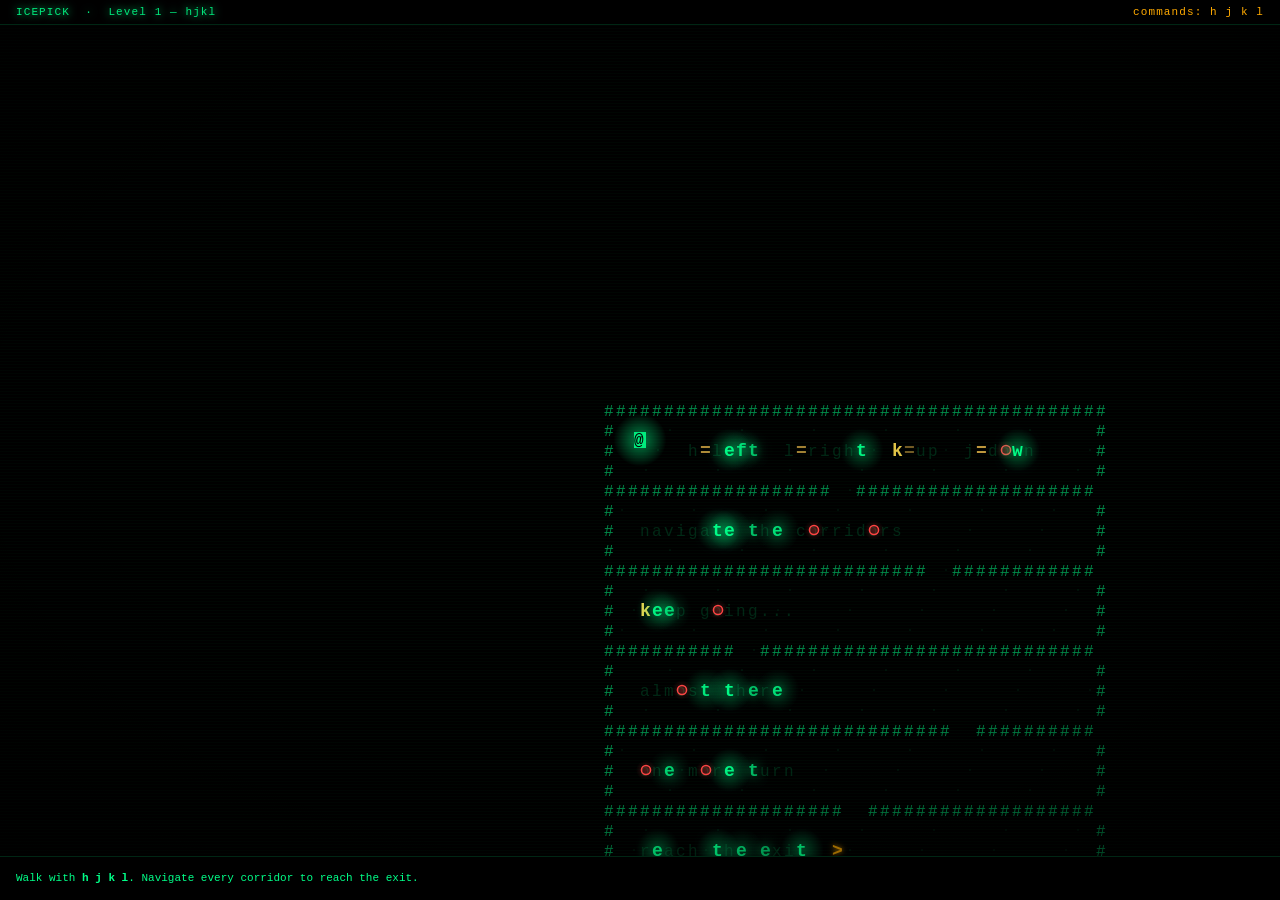
<file: icepick-2d-v5.html>
<!DOCTYPE html>
<html lang="en">
<head>
<meta charset="UTF-8">
<title>ICEPICK — 2D</title>
<style>
  *,*::before,*::after{box-sizing:border-box;margin:0;padding:0}
  body{background:#000;color:#00ff88;font-family:'Courier New',monospace;overflow:hidden;width:100vw;height:100vh;display:flex;flex-direction:column}
  #top-bar{flex:0 0 auto;display:flex;justify-content:space-between;padding:6px 16px;border-bottom:1px solid rgba(0,255,136,0.15);font-size:11px;letter-spacing:.1em;background:#000}
  #top-left{color:rgba(0,255,136,0.9);text-shadow:0 0 8px #00ff88}
  #top-right{color:#ffaa00}
  #canvas-wrap{flex:1 1 auto;position:relative;overflow:hidden}
  canvas{display:block;width:100%;height:100%;image-rendering:pixelated}
  #bottom-bar{flex:0 0 auto;display:flex;align-items:center;padding:7px 16px;border-top:1px solid rgba(0,255,136,0.15);background:#000;font-size:11px;min-height:44px}
  #msg{color:#00ff88;flex:1;line-height:1.5}
  #canvas-wrap::after{content:"";position:absolute;inset:0;background:repeating-linear-gradient(to bottom,rgba(0,255,100,.025) 0,rgba(0,255,100,.025) 1px,transparent 1px,transparent 3px);pointer-events:none}
  #canvas-wrap::before{content:"";position:absolute;inset:0;background:radial-gradient(ellipse at center,transparent 55%,rgba(0,0,0,.65) 100%);pointer-events:none;z-index:1}
</style>
</head>
<body>
<div id="top-bar">
  <div id="top-left">ICEPICK &nbsp;·&nbsp; <span id="level-name">Level 1</span></div>
  <div id="top-right">commands: <span id="inv-list">h j k l</span></div>
</div>
<div id="canvas-wrap"><canvas id="screen"></canvas></div>
<div id="bottom-bar"><div id="msg">Walk with <b>h j k l</b>. Find glowing letters to collect new commands.</div></div>

<script>
(function(){
"use strict";

const canvas=document.getElementById('screen'),ctx=canvas.getContext('2d'),wrap=document.getElementById('canvas-wrap');
let W,H;
function resize(){const r=wrap.getBoundingClientRect();W=canvas.width=Math.floor(r.width);H=canvas.height=Math.floor(r.height);}
window.addEventListener('resize',resize);resize();

const CW=12,CH=20,LERP_K=.18;
const FONT=`${CH-4}px "Courier New"`,FONTB=`bold ${CH-2}px "Courier New"`;

// ── pickup map ────────────────────────────────────────────────────────────────
const PICKUP_MAP={
  w:'w',e:'e',b:'b',f:'f',t:'t',S:';',
  W:'W',E:'E',B:'B',
  Z:'0',D:'$',
  G:'g',   // legacy single register warp
  P:'.',   // dot repeat
  V:'v',   // visual mode
  M:'m',   // named register set  (m then letter)
  Q:"'",   // named register jump (' then letter)
};

// ── levels ────────────────────────────────────────────────────────────────────
// Map legend:
//   space/. floor  # wall  @ start  o boulder  > exit
//   R register tile (saves position, legacy)
//   * fragile (disappears on step OR on jump path passing through it)
//   = toggle tile (alternates passable/blocked each visit)
//   Pickup chars: see PICKUP_MAP above (uppercase letters not listed = literal floor text)
const LEVELS=[
{
  name:"Level 1 — hjkl",
  intro:'Walk with <b>h j k l</b>. Navigate every corridor to reach the exit.',
  start:['h','j','k','l'],
  map:[
    "##########################################",
    "#                                        #",
    "#  @   h=left  l=right  k=up  j=down     #",
    "#                                        #",
    "###################  ####################",
    "#                                        #",
    "#  navigate the corridors                #",
    "#                                        #",
    "###########################  ############",
    "#                                        #",
    "#  keep going...                         #",
    "#                                        #",
    "###########  ############################",
    "#                                        #",
    "#  almost there                          #",
    "#                                        #",
    "#############################  ##########",
    "#                                        #",
    "#  one more turn                         #",
    "#                                        #",
    "####################  ###################",
    "#                                        #",
    "#  reach the exit  >                     #",
    "#                                        #",
    "##########################################",
  ]
},
{
  name:"Level 2 — w and e",
  intro:'Boulders block walking. Pick up <b>w</b> to jump to the next word.',
  start:['h','j','k','l'],
  map:[
    "##########################################",
    "#                                        #",
    "#  @   boulders block your path          #",
    "#                                        #",
    "####################  ###################",
    "#                                        #",
    "#  find w — jumps to next word start     #",
    "#                                        #",
    "#       w                                #",
    "#                                        #",
    "##########################################",
    "#                                        #",
    "#  o o o   jump!                         #",
    "#                                        #",
    "#  o o o o o   harder now                #",
    "#                                        #",
    "####################  ###################",
    "#                                        #",
    "#  find e — jumps to end of word         #",
    "#                                        #",
    "#       e                                #",
    "#                                        #",
    "##########################################",
    "#                                        #",
    "#  o o o o o o o o   use e               #",
    "#                                        #",
    "#                                  >     #",
    "#                                        #",
    "##########################################",
  ]
},
{
  name:"Level 3 — b and f",
  intro:'Pick up <b>b</b> to jump back. Then find <b>f</b> to leap to a character.',
  start:['h','j','k','l','w','e'],
  map:[
    "##########################################",
    "#                                        #",
    "#  @   you have w and e                  #",
    "#                                        #",
    "#  o o o o   jump right                  #",
    "#                                        #",
    "###########################  ############",
    "#                                        #",
    "#  pick up b to jump back                #",
    "#                                        #",
    "#       b                                #",
    "#                                        #",
    "#  o o o o   jump back with b            #",
    "#                                        #",
    "##############  #########################",
    "#                                        #",
    "#  pick up f — leap to a character       #",
    "#                                        #",
    "#       f                                #",
    "#                                        #",
    "##########################################",
    "#                                        #",
    "#  use f then type the target char       #",
    "#                                        #",
    "#  o o o fo o o o                  >     #",
    "#                                        #",
    "##########################################",
  ]
},
{
  name:"Level 4 — 0 and $",
  intro:'Pick up <b>0</b> (line start) and <b>$</b> (line end) to cross long gauntlets.',
  start:['h','j','k','l','w','e','b','f'],
  map:[
    "##########################################",
    "#                                        #",
    "#  @   you have all word motions         #",
    "#                                        #",
    "#  o o o o o o   find 0 to reset fast    #",
    "#                                        #",
    "####  ###################################",
    "#                                        #",
    "#  Z jumps to start of line              #",
    "#                                        #",
    "#  Z                                     #",
    "#                                        #",
    "#  o o o o o o   use 0 to reset          #",
    "#                                        #",
    "###################################  ####",
    "#                                        #",
    "#  D jumps to end of line                #",
    "#                                        #",
    "#                                     D  #",
    "#                                        #",
    "#  o o o o o o o o   cross with $        #",
    "#                                        #",
    "####  ###################################",
    "#                                        #",
    "#  o o o o o o o o o o o o o      >     #",
    "#                                        #",
    "##########################################",
  ]
},
{
  name:"Level 5 — W E B",
  intro:'Pick up <b>W</b> to jump down a column-word. <b>E</b> to column-end. <b>B</b> back up.',
  start:['h','j','k','l','w','e','b','f','0','$'],
  map:[
    "##########################################",
    "#                                        #",
    "#  @   vertical word motions ahead       #",
    "#                                        #",
    "#  W                                     #",
    "#                                        #",
    "#  W jumps down a column word            #",
    "#                                        #",
    "#  find W to cross the column boulders   #",
    "#                                        #",
    "########  ######  #######################",
    "         #      #                        ",
    "   o      #      #   o                   ",
    "         #      #                        ",
    "   o      #  E   #   o                   ",
    "         #      #                        ",
    "   o      #  B   #   o                   ",
    "         #      #                        ",
    "########  ######  #######################",
    "#                                        #",
    "#  combine W E B to navigate columns     #",
    "#                                        #",
    "#  o                                     #",
    "#                                        #",
    "#  o                          >          #",
    "#                                        #",
    "##########################################",
  ]
},
{
  name:"Level 6 — t and ;",
  intro:'<b>t</b> lands just before a char. <b>;</b> repeats the last f or t.',
  start:['h','j','k','l','w','e','b','f','0','$','W','E','B'],
  map:[
    "##########################################",
    "#                                        #",
    "#  @   t moves just BEFORE a target      #",
    "#                                        #",
    "#  find t                                #",
    "#                                        #",
    "#  t                                     #",
    "#                                        #",
    "################  #######################",
    "#                                        #",
    "#  land before the x — use tx            #",
    "#                                        #",
    "#  o o o x o o o o o                     #",
    "#                                        #",
    "##############################  #########",
    "#                                        #",
    "#  find ; to repeat last f or t          #",
    "#                                        #",
    "#  S                                     #",
    "#                                        #",
    "##########################################",
    "#                                        #",
    "#  a a a a a a a a a   fa then ;;;;      #",
    "#                                        #",
    "#                                  >     #",
    "#                                        #",
    "##########################################",
  ]
},
{
  name:"Level 7 — counted motion",
  intro:'Type a digit before a motion to repeat it. Try <b>3w</b> to jump three words.',
  start:['h','j','k','l','w','e','b','f','0','$','W','E','B','t',';'],
  map:[
    "##########################################",
    "#                                        #",
    "#  @   type a digit then a motion        #",
    "#      e.g.  3w  jumps three words       #",
    "#                                        #",
    "#  o o o   3w crosses this               #",
    "#                                        #",
    "##########################  #############",
    "#                                        #",
    "#  o o o o o o   try 6w or 3e            #",
    "#                                        #",
    "#######  ################################",
    "#                                        #",
    "#  now count vertically: 4W              #",
    "#                                        #",
    "#  o                                     #",
    "#                                        #",
    "#  o                                     #",
    "#                                        #",
    "#  o                                     #",
    "#                                        #",
    "#  o                                     #",
    "#                                        #",
    "##################  #####################",
    "#                                        #",
    "#  hint: 2w then 3; finishes the last    #",
    "#                                        #",
    "#  o o o o o o o o              >        #",
    "#                                        #",
    "##########################################",
  ]
},
{
  name:"Level 8 — register and fragile",
  intro:'Step on <b>R</b> to save position. Collect <b>g</b> to warp back. Watch fragile <b>*</b> tiles.',
  start:['h','j','k','l','w','e','b','f','0','$','W','E','B','t',';'],
  map:[
    "##########################################",
    "#                                        #",
    "#  @   step on R to save your position   #",
    "#                                        #",
    "#  R                                     #",
    "#                                        #",
    "####################  ###################",
    "#                                        #",
    "#  collect g to warp back to R           #",
    "#                                        #",
    "#  G                                     #",
    "#                                        #",
    "##################  #####################",
    "#                                        #",
    "#  go down to get the key                #",
    "#                                        #",
    "#  * * * * * * *   fragile path          #",
    "#                                        #",
    "#  you can only cross once               #",
    "#                                        #",
    "##########  #############################",
    "#                                        #",
    "#  now use g to warp back to R           #",
    "#  then navigate to the exit             #",
    "#                                        #",
    "#                                  >     #",
    "#                                        #",
    "##########################################",
  ]
},
{
  name:"Level 9 — . repeat",
  intro:'Collect <b>.</b> to repeat your last action. Do one jump, then press <b>.</b> to keep going.',
  start:['h','j','k','l','w','e','b','f','0','$','W','E','B','t',';','g'],
  map:[
    "##########################################",
    "#                                        #",
    "#  @   . repeats your last action        #",
    "#                                        #",
    "#  find .                                #",
    "#                                        #",
    "#  P                                     #",
    "#                                        #",
    "##############  #########################",
    "#                                        #",
    "#  cross once with w, then press .       #",
    "#                                        #",
    "#  o o   o o   o o   o o   o o     .     #",
    "#                                        #",
    "#  . repeats the last full motion        #",
    "#                                        #",
    "################################  #######",
    "#                                        #",
    "#  now use . to walk down                #",
    "#                                        #",
    "#  j then . . . . .                      #",
    "#                                        #",
    "#                                        #",
    "#                                        #",
    "#                                        #",
    "#                                        #",
    "#                                        #",
    "#                                  >     #",
    "#                                        #",
    "##########################################",
  ]
},
{
  name:"Level 10 — v visual",
  intro:'Collect <b>v</b> to enter visual mode. Move to select a region — it becomes open space.',
  start:['h','j','k','l','w','e','b','f','0','$','W','E','B','t',';','g','.'],
  map:[
    "##########################################",
    "#                                        #",
    "#  @   v marks an anchor point           #",
    "#      then move to select a region      #",
    "#      the region is cleared to floor    #",
    "#                                        #",
    "#  find v                                #",
    "#                                        #",
    "#  V                                     #",
    "#                                        #",
    "##########################################",
    "#                  ######################",
    "#  this wall block #                     #",
    "#  your path       #   press v here      #",
    "#                  #   then move right   #",
    "#                  #   to clear the wall #",
    "#                  ######################",
    "#                                        #",
    "##########  #############################",
    "#                                        #",
    "#  a larger wall blocks the exit         #",
    "#                                        #",
    "#  use v then $ to clear the whole row   #",
    "#                                        #",
    "#  ##############################        #",
    "#                                  >     #",
    "#                                        #",
    "##########################################",
  ]
},
{
  // Level 11: jump path destruction + named registers
  // Fragile tiles are destroyed by jump paths, not just stepping.
  // Named registers: ma = save to a, 'a = jump to a.
  // The level requires:
  //   1. Save position with ma before crossing fragile bridge
  //   2. Cross bridge (w destroys it in the path)
  //   3. Collect pickup on far side
  //   4. Use 'a to warp back (bridge is gone)
  //   5. Reach exit via alternate route
  // Removing any one of: fragile path destruction, named register, or
  // the alternate route makes the level unsolvable.
  name:"Level 11 — paths and registers",
  intro:'Jumps destroy fragile tiles they cross. Use <b>m</b> then a letter to save. <b>\'</b> then letter to warp.',
  start:['h','j','k','l','w','e','b','f','0','$','W','E','B','t',';','.','v'],
  map:[
    "##########################################",
    "#                                        #",
    "#  @   jumps destroy fragile tiles       #",
    "#      they pass through                 #",
    "#                                        #",
    "#  collect m and ' first                 #",
    "#                                        #",
    "#  M                                     #",
    "#                                        #",
    "#  Q                                     #",
    "#                                        #",
    "####################  ###################",
    "#                                        #",
    "#  save here with  ma                    #",
    "#                                        #",
    "#  * * * * * * * * *   fragile bridge    #",
    "#                                        #",
    "#  w jump destroys tiles it passes       #",
    "#                                        #",
    "#  collect this key then warp back: k    #",
    "#                                        #",
    "#  k                                     #",
    "#                                        #",
    "##############################  #########",
    "#                                        #",
    "#  use 'a to warp back (bridge is gone)  #",
    "#                                        #",
    "#  alternate route below                 #",
    "#                                        #",
    "####  ###################################",
    "#                                        #",
    "#                                  >     #",
    "#                                        #",
    "##########################################",
  ]
},
{
  // Level 12: toggle tiles + composition of all mechanics
  // = tiles alternate passable/blocked on each visit.
  // The level requires:
  //   1. Enter toggle corridor (passable first pass)
  //   2. Save register with ma at midpoint
  //   3. Reach far side, collect pickup
  //   4. Toggle tiles now block return (second pass = blocked)
  //   5. Use 'a to warp back over the toggle corridor
  //   6. Use . to repeat a jump pattern to reach exit
  // Removing any one mechanic breaks solvability:
  //   - no register: can't return from far side
  //   - no dot: exit jump pattern too tedious to discover
  //   - no toggle: level trivially walkable in both directions
  name:"Level 12 — toggle and composition",
  intro:'<b>=</b> tiles alternate passable and blocked each visit. Plan your path carefully.',
  start:['h','j','k','l','w','e','b','f','0','$','W','E','B','t',';','.','v','m',"'"],
  map:[
    "##########################################",
    "#                                        #",
    "#  @   = tiles alternate each visit      #",
    "#      passable → blocked → passable...  #",
    "#                                        #",
    "#  enter the toggle corridor             #",
    "#                                        #",
    "#  = = = = = = = = = =                   #",
    "#                                        #",
    "#  save position here: ma               #",
    "#                                        #",
    "#  continue to far side                  #",
    "#                                        #",
    "#  = = = = = = = = = =                   #",
    "#                                        #",
    "####################################  ###",
    "#                                        #",
    "#  collect this — then try to go back    #",
    "#                                        #",
    "#  k   (= tiles now block return)        #",
    "#                                        #",
    "##########################################",
    "#                                        #",
    "#  use 'a to warp back                   #",
    "#                                        #",
    "####  ###################################",
    "#                                        #",
    "#  o o o o o o   use . to cross fast     #",
    "#                                        #",
    "#                                  >     #",
    "#                                        #",
    "##########################################",
  ]
},
];

// ── parser ────────────────────────────────────────────────────────────────────
// 'k' in map is a special floor pickup placeholder (key item, no command)
// We need to not confuse lowercase k in floor text with the pickup char k
// So we use uppercase letters only in PICKUP_MAP for map placement.
function parseMap(src){
  const rows=[];let ps={x:1,y:1};
  const pkups=[],blds=[];let ex=null;
  src.forEach((line,row)=>{
    const cells=[];
    for(let col=0;col<line.length;col++){
      const ch=line[col];let type='floor';
      if(ch==='#'){type='wall';}
      else if(ch==='@'){ps={x:col,y:row};}
      else if(ch==='o'){type='boulder';blds.push({x:col,y:row});}
      else if(ch==='>'){type='exit';ex={x:col,y:row};}
      else if(ch==='R'){type='register';}
      else if(ch==='*'){type='fragile';}
      else if(ch==='='){type='toggle';} // toggle state tracked in cell
      else if(ch==='k'){type='keyitem';} // collectible key item (marks level transition point)
      else if(PICKUP_MAP[ch]!==undefined){
        type='pickup';
        pkups.push({x:col,y:row,ch,cmd:PICKUP_MAP[ch],collected:false});
      }
      const disp=(ch==='@'||PICKUP_MAP[ch]!==undefined||ch==='k')?'':ch;
      cells.push({type,ch:disp,visits:0});
    }
    rows.push(cells);
  });
  return{rows,playerStart:ps,pickups:pkups,boulders:blds,exit:ex};
}

// ── state ─────────────────────────────────────────────────────────────────────
let curLvl=0,level=parseMap(LEVELS[0].map);
let bGrid=new Set();
function rebuildBGrid(){bGrid.clear();state.boulders.forEach(b=>bGrid.add(`${b.x},${b.y}`));}

const state={
  player:{x:1,y:1},render:{x:1,y:1},
  commands:new Set(['h','j','k','l']),
  pickups:[],boulders:[],exit:null,
  won:false,
  pending:null,        // 'f'|'t'|null
  lastFind:null,       // {type,char}
  count:null,          // digit prefix
  // legacy single register
  register:null,
  // named registers: letter → {x,y}
  registers:{},
  pendingRegister:null, // 'set'|'jump'|null
  visual:null,         // anchor {x,y}|null
  lastAction:null,     // closure for .
  // collected key items (for level logic display)
  keys:new Set(),
  tick:0,
};

function loadLevel(idx){
  const def=LEVELS[idx];
  level=parseMap(def.map);
  state.player={...level.playerStart};
  state.render={...level.playerStart};
  def.start.forEach(c=>state.commands.add(c));
  state.pickups=level.pickups.map(p=>({...p}));
  state.boulders=level.boulders.map(b=>({...b}));
  state.exit=level.exit;
  state.won=false;state.pending=null;state.count=null;
  state.register=null;state.registers={};state.pendingRegister=null;
  state.visual=null;state.lastAction=null;state.keys=new Set();
  rebuildBGrid();
  document.getElementById('level-name').textContent=def.name;
  setMsg(def.intro);updateInv();
}

// ── terrain ───────────────────────────────────────────────────────────────────
function cellAt(x,y){const r=level.rows[y];if(!r)return{type:'wall',ch:'#',visits:0};return r[x]||{type:'wall',ch:'#',visits:0};}
function isBoulder(x,y){return bGrid.has(`${x},${y}`);}
function isBlocked(x,y){
  if(isBoulder(x,y))return true;
  const c=cellAt(x,y);
  if(c.type==='wall')return true;
  // toggle: blocked on odd visits
  if(c.type==='toggle'&&c.visits%2===1)return true;
  return false;
}
function rowLen(y){return level.rows[y]?level.rows[y].length-1:0;}
function colLen(){return level.rows.length-1;}

// ── jump path: trace horizontal line, destroy fragile tiles in path ───────────
function tracePath(x0,y0,x1,y1){
  // only horizontal paths for now (all motions are h or v)
  if(y0===y1){
    const dx=Math.sign(x1-x0);
    for(let x=x0+dx;x!==x1;x+=dx){
      const c=cellAt(x,y0);
      if(c.type==='fragile'){level.rows[y0][x]={type:'floor',ch:' ',visits:0};}
    }
  } else if(x0===x1){
    const dy=Math.sign(y1-y0);
    for(let y=y0+dy;y!==y1;y+=dy){
      const c=cellAt(x0,y);
      if(c.type==='fragile'){level.rows[y][x0]={type:'floor',ch:' ',visits:0};}
    }
  }
}

// ── motion algebra ────────────────────────────────────────────────────────────
function wordRight(x,y){
  const max=rowLen(y);let nx=x+1;
  while(nx<=max&&!isBlocked(nx,y)&&cellAt(nx,y).ch===' ')nx++;
  while(nx<=max&&!isBlocked(nx,y)&&cellAt(nx,y).ch!==' ')nx++;
  while(nx<=max&&!isBlocked(nx,y)&&cellAt(nx,y).ch===' ')nx++;
  while(nx>x&&isBlocked(nx,y))nx--;return nx;
}
function wordEnd(x,y){
  const max=rowLen(y);let nx=x+1;
  while(nx<=max&&!isBlocked(nx,y)&&cellAt(nx,y).ch===' ')nx++;
  while(nx+1<=max&&!isBlocked(nx+1,y)&&cellAt(nx+1,y).ch!==' ')nx++;
  while(nx>x&&isBlocked(nx,y))nx--;return nx;
}
function wordBack(x,y){
  let nx=x-1;if(nx<0)return x;
  while(nx>0&&!isBlocked(nx,y)&&cellAt(nx,y).ch===' ')nx--;
  while(nx-1>=0&&!isBlocked(nx-1,y)&&cellAt(nx-1,y).ch!==' ')nx--;
  while(nx<x&&isBlocked(nx,y))nx++;return nx;
}
function wordDown(x,y){
  const max=colLen();let ny=y+1;
  while(ny<=max&&!isBlocked(x,ny)&&cellAt(x,ny).ch===' ')ny++;
  while(ny<=max&&!isBlocked(x,ny)&&cellAt(x,ny).ch!==' ')ny++;
  while(ny<=max&&!isBlocked(x,ny)&&cellAt(x,ny).ch===' ')ny++;
  while(ny>y&&isBlocked(x,ny))ny--;return ny;
}
function wordEndDown(x,y){
  const max=colLen();let ny=y+1;
  while(ny<=max&&!isBlocked(x,ny)&&cellAt(x,ny).ch===' ')ny++;
  while(ny+1<=max&&!isBlocked(x,ny+1)&&cellAt(x,ny+1).ch!==' ')ny++;
  while(ny>y&&isBlocked(x,ny))ny--;return ny;
}
function wordUp(x,y){
  let ny=y-1;if(ny<0)return y;
  while(ny>0&&!isBlocked(x,ny)&&cellAt(x,ny).ch===' ')ny--;
  while(ny-1>=0&&!isBlocked(x,ny-1)&&cellAt(x,ny-1).ch!==' ')ny--;
  while(ny<y&&isBlocked(x,ny))ny++;return ny;
}
function findChar(x,y,ch){
  const max=rowLen(y);
  for(let nx=x+1;nx<=max;nx++){if(isBlocked(nx,y))break;if(cellAt(nx,y).ch===ch)return nx;}
  return x;
}
function findBefore(x,y,ch){
  const max=rowLen(y);
  for(let nx=x+1;nx<=max;nx++){if(isBlocked(nx,y))break;if(cellAt(nx,y).ch===ch)return Math.max(x,nx-1);}
  return x;
}
function lineStart(y){const max=rowLen(y);for(let nx=0;nx<=max;nx++)if(!isBlocked(nx,y))return nx;return 0;}
function lineEnd(y){const max=rowLen(y);for(let nx=max;nx>=0;nx--)if(!isBlocked(nx,y))return nx;return max;}

// ── visual region clear ───────────────────────────────────────────────────────
function applyVisual(nx,ny){
  const x0=Math.min(state.visual.x,nx),x1=Math.max(state.visual.x,nx);
  const y0=Math.min(state.visual.y,ny),y1=Math.max(state.visual.y,ny);
  for(let vy=y0;vy<=y1;vy++){
    for(let vx=x0;vx<=x1;vx++){
      const c=cellAt(vx,vy);
      if(c.type!=='wall'&&c.type!=='exit'){
        level.rows[vy][vx]={type:'floor',ch:' ',visits:0};
      }
    }
  }
  state.boulders=state.boulders.filter(b=>!(b.x>=x0&&b.x<=x1&&b.y>=y0&&b.y<=y1));
  rebuildBGrid();
  state.visual=null;
  if(!isBlocked(nx,ny))commit(nx,ny);
}

// ── count helper ──────────────────────────────────────────────────────────────
function applyCount(fn){
  const n=Math.min(state.count||1,20);state.count=null;
  for(let i=0;i<n;i++){if(state.won)break;fn();}
}

// ── record action for . ───────────────────────────────────────────────────────
function record(fn){state.lastAction=fn;fn();}

// ── movement ──────────────────────────────────────────────────────────────────
function tryMove(nx,ny){
  if(nx<0||ny<0)return;
  const cell=cellAt(nx,ny);
  if(cell.type==='wall')return;
  if(isBoulder(nx,ny)){
    setMsg(state.commands.has('w')
      ?'A boulder blocks you. Use <b>w</b> or <b>e</b> to jump over it.'
      :'A boulder blocks your path. Find <b>w</b> to jump over boulders.');
    return;
  }
  if(cell.type==='toggle'&&cell.visits%2===1){
    setMsg('The = tile is blocked this time. Find another way back.');
    return;
  }
  commit(nx,ny);
}

function jumpTo(nx,ny){
  // trace path for fragile destruction before resolving destination
  tracePath(state.player.x,state.player.y,nx,ny);
  if(!isBlocked(nx,ny))commit(nx,ny);
}

function commit(nx,ny){
  const cell=cellAt(nx,ny);
  if(cell.type==='fragile'){level.rows[ny][nx]={type:'floor',ch:' ',visits:0};}
  if(cell.type==='register'){
    state.register={x:nx,y:ny};
    setMsg('Position saved to register. Use <b>g</b> to warp back.');
  }
  if(cell.type==='toggle'){cell.visits=(cell.visits||0)+1;}
  if(cell.type==='keyitem'){
    state.keys.add(`${nx},${ny}`);
    setMsg('Key collected. Find your way back.');
  }
  state.player.x=nx;state.player.y=ny;
  checkPickup();checkExit();
}

function checkPickup(){
  const{x,y}=state.player;
  const p=state.pickups.find(p=>p.x===x&&p.y===y&&!p.collected);
  if(!p)return;
  p.collected=true;state.commands.add(p.cmd);updateInv();
  const M={
    w:'✓ Got <b>w</b> — next word start.',
    e:'✓ Got <b>e</b> — word end.',
    b:'✓ Got <b>b</b> — back a word.',
    f:'✓ Got <b>f</b> — type a char to leap to it.',
    t:'✓ Got <b>t</b> — type a char to land just before it.',
    ';':'✓ Got <b>;</b> — repeats last f or t.',
    W:'✓ Got <b>W</b> — jumps down a column-word.',
    E:'✓ Got <b>E</b> — column-word end.',
    B:'✓ Got <b>B</b> — column-word back up.',
    '0':'✓ Got <b>0</b> — line start.',
    '$':'✓ Got <b>$</b> — line end.',
    g:'✓ Got <b>g</b> — warps to saved register position.',
    '.':'✓ Got <b>.</b> — repeats your last action.',
    v:'✓ Got <b>v</b> — marks anchor; next move clears that region.',
    m:'✓ Got <b>m</b> — then type a letter to save position to that register.',
    "'":"✓ Got <b>'</b> — then type a letter to warp to that register.",
  };
  setMsg(M[p.cmd]||`✓ Got <b>${p.cmd}</b>`);
}

function checkExit(){
  const{x,y}=state.player;
  if(!state.exit||x!==state.exit.x||y!==state.exit.y)return;
  state.won=true;
  const last=curLvl>=LEVELS.length-1;
  setMsg(last
    ?'🎉 <b>All levels complete!</b> Commands: '+[...state.commands].join(' ')
    :`✓ <b>Level ${curLvl+1} complete!</b> Press <b>Enter</b> to continue.`);
}
function setMsg(h){document.getElementById('msg').innerHTML=h;}
function updateInv(){document.getElementById('inv-list').textContent=[...state.commands].join('  ');}

// ── input ─────────────────────────────────────────────────────────────────────
const has=c=>state.commands.has(c);

window.addEventListener('keydown',e=>{
  const key=e.key;

  if(state.won&&key==='Enter'){
    e.preventDefault();
    const nxt=curLvl+1;
    if(nxt<LEVELS.length){curLvl=nxt;loadLevel(curLvl);}
    return;
  }
  if(state.won)return;

  // ── named register resolution ─────────────────────────────────────────────
  if(state.pendingRegister){
    e.preventDefault();
    if(key.length===1&&key.match(/[a-z]/)){
      if(state.pendingRegister==='set'){
        state.registers[key]={...state.player};
        setMsg(`Saved to register <b>${key}</b>. Use '<b>'${key}</b> to warp back.`);
      } else {
        const r=state.registers[key];
        if(r){
          record(()=>jumpTo(r.x,r.y));
          setMsg(`Warped to register <b>${key}</b>.`);
        } else {
          setMsg(`Register <b>${key}</b> is empty.`);
        }
      }
    }
    state.pendingRegister=null;return;
  }

  // ── f/t pending ───────────────────────────────────────────────────────────
  if(state.pending){
    e.preventDefault();
    if(key.length===1){
      const ptype=state.pending,pchar=key;
      const n=Math.min(state.count||1,20);state.count=null;
      record(()=>{
        for(let i=0;i<n;i++){
          if(state.won)break;
          const{x,y}=state.player;
          const nx=ptype==='f'?findChar(x,y,pchar):findBefore(x,y,pchar);
          state.lastFind={type:ptype,char:pchar};
          jumpTo(nx,y);
        }
      });
    }
    state.pending=null;return;
  }

  // ── digit prefix ──────────────────────────────────────────────────────────
  if(key>='1'&&key<='9'){
    e.preventDefault();
    state.count=(state.count||0)*10+parseInt(key,10);
    setMsg(`<b>${state.count}</b> × next motion`);return;
  }
  if(key==='0'&&state.count!==null){
    e.preventDefault();state.count=state.count*10;
    setMsg(`<b>${state.count}</b> × next motion`);return;
  }

  const{x,y}=state.player;

  // visual mode motion resolver
  function doMotion(getTarget){
    if(state.visual){
      const[tx,ty]=getTarget();
      applyVisual(tx,ty);
      state.count=null;return;
    }
    const n=Math.min(state.count||1,20);state.count=null;
    record(()=>{for(let i=0;i<n;i++){if(state.won)break;const[tx,ty]=getTarget();jumpTo(tx,ty);}});
  }

  // ── basic movement ────────────────────────────────────────────────────────
  if(key==='h'&&has('h')){
    e.preventDefault();
    if(state.visual){applyVisual(state.player.x-1,state.player.y);state.count=null;return;}
    const n=Math.min(state.count||1,20);state.count=null;
    record(()=>{for(let i=0;i<n;i++){if(state.won)break;tryMove(state.player.x-1,state.player.y);}});return;
  }
  if(key==='l'&&has('l')){
    e.preventDefault();
    if(state.visual){applyVisual(state.player.x+1,state.player.y);state.count=null;return;}
    const n=Math.min(state.count||1,20);state.count=null;
    record(()=>{for(let i=0;i<n;i++){if(state.won)break;tryMove(state.player.x+1,state.player.y);}});return;
  }
  if(key==='k'&&has('k')){
    e.preventDefault();
    if(state.visual){applyVisual(state.player.x,state.player.y-1);state.count=null;return;}
    const n=Math.min(state.count||1,20);state.count=null;
    record(()=>{for(let i=0;i<n;i++){if(state.won)break;tryMove(state.player.x,state.player.y-1);}});return;
  }
  if(key==='j'&&has('j')){
    e.preventDefault();
    if(state.visual){applyVisual(state.player.x,state.player.y+1);state.count=null;return;}
    const n=Math.min(state.count||1,20);state.count=null;
    record(()=>{for(let i=0;i<n;i++){if(state.won)break;tryMove(state.player.x,state.player.y+1);}});return;
  }

  // ── word motions ──────────────────────────────────────────────────────────
  if(key==='w'&&has('w')){e.preventDefault();doMotion(()=>[wordRight(state.player.x,state.player.y),state.player.y]);return;}
  if(key==='e'&&has('e')){e.preventDefault();doMotion(()=>[wordEnd(state.player.x,state.player.y),state.player.y]);return;}
  if(key==='b'&&has('b')){e.preventDefault();doMotion(()=>[wordBack(state.player.x,state.player.y),state.player.y]);return;}
  if(key==='W'&&has('W')){e.preventDefault();doMotion(()=>[state.player.x,wordDown(state.player.x,state.player.y)]);return;}
  if(key==='E'&&has('E')){e.preventDefault();doMotion(()=>[state.player.x,wordEndDown(state.player.x,state.player.y)]);return;}
  if(key==='B'&&has('B')){e.preventDefault();doMotion(()=>[state.player.x,wordUp(state.player.x,state.player.y)]);return;}

  // ── character search ──────────────────────────────────────────────────────
  if(key==='f'&&has('f')){e.preventDefault();state.pending='f';setMsg(`<b>${state.count||''}f</b> → type a character.`);return;}
  if(key==='t'&&has('t')){e.preventDefault();state.pending='t';setMsg(`<b>${state.count||''}t</b> → type a character.`);return;}

  // ── repeat last find ──────────────────────────────────────────────────────
  if(key===';'&&has(';')&&state.lastFind){
    e.preventDefault();
    const{type,char}=state.lastFind;
    const n=Math.min(state.count||1,20);state.count=null;
    record(()=>{
      for(let i=0;i<n;i++){
        if(state.won)break;
        const{x,y}=state.player;
        jumpTo(type==='f'?findChar(x,y,char):findBefore(x,y,char),y);
      }
    });
    return;
  }

  // ── line motions ──────────────────────────────────────────────────────────
  if(key==='0'&&has('0')){
    e.preventDefault();state.count=null;
    if(state.visual){applyVisual(lineStart(state.player.y),state.player.y);return;}
    record(()=>jumpTo(lineStart(state.player.y),state.player.y));return;
  }
  if(key==='$'&&has('$')){
    e.preventDefault();state.count=null;
    if(state.visual){applyVisual(lineEnd(state.player.y),state.player.y);return;}
    record(()=>jumpTo(lineEnd(state.player.y),state.player.y));return;
  }

  // ── legacy register warp ──────────────────────────────────────────────────
  if(key==='g'&&has('g')&&state.register){
    e.preventDefault();state.count=null;
    record(()=>{jumpTo(state.register.x,state.register.y);setMsg('Warped to saved position.');});
    return;
  }

  // ── named register set / jump ─────────────────────────────────────────────
  if(key==='m'&&has('m')){
    e.preventDefault();state.count=null;
    state.pendingRegister='set';
    setMsg('<b>m</b> → type a letter to save position.');return;
  }
  if(key==="'"&&has("'")){
    e.preventDefault();state.count=null;
    state.pendingRegister='jump';
    setMsg("<b>'</b> → type a letter to warp to that register.");return;
  }

  // ── dot repeat ────────────────────────────────────────────────────────────
  if(key==='.'&&has('.')&&state.lastAction){
    e.preventDefault();state.count=null;
    state.lastAction();return;
  }

  // ── visual mode ───────────────────────────────────────────────────────────
  if(key==='v'&&has('v')){
    e.preventDefault();state.count=null;
    if(state.visual){state.visual=null;setMsg('Visual mode cancelled.');}
    else{state.visual={x:state.player.x,y:state.player.y};setMsg('<b>VISUAL</b> — move to select a region. It will be cleared.');}
    return;
  }

  // ── escape ────────────────────────────────────────────────────────────────
  if(key==='Escape'){
    state.count=null;state.pending=null;state.visual=null;state.pendingRegister=null;
    setMsg('Cancelled.');return;
  }

  // ── hint ──────────────────────────────────────────────────────────────────
  const ALL=new Set(['h','j','k','l','w','e','b','f','t',';','W','E','B','0','$','g','.','v','m',"'"]);
  if(ALL.has(key)&&!has(key))setMsg(`You don't have <b>${key}</b> yet. Find the glowing letter on the map.`);
  else if(state.count!==null){state.count=null;}
});

// ── renderer ──────────────────────────────────────────────────────────────────
function lerp(a,b,t){return a+(b-a)*t;}
function w2s(wx,wy){
  const cx=Math.floor(W/2)-state.render.x*CW;
  const cy=Math.floor(H/2)-state.render.y*CH;
  return{sx:wx*CW+cx,sy:wy*CH+cy};
}

// toggle tile: oscillating amber/blocked color
function toggleColor(cell,t,cx2){
  const blocked=cell.visits%2===1;
  const pulse=.5+.5*Math.sin(t*3+cx2*.5);
  if(blocked)return`rgba(255,80,80,${.5+pulse*.4})`;
  return`rgba(255,200,80,${.45+pulse*.3})`;
}

function draw(){
  state.tick++;
  const blink=Math.floor(state.tick/20)%2===0;
  const t=state.tick*.04;

  state.render.x=lerp(state.render.x,state.player.x,LERP_K);
  state.render.y=lerp(state.render.y,state.player.y,LERP_K);

  ctx.fillStyle='#000';ctx.fillRect(0,0,W,H);

  // ── tiles ─────────────────────────────────────────────────────────────────
  level.rows.forEach((row,ry)=>{
    row.forEach((cell,cx2)=>{
      const{sx,sy}=w2s(cx2,ry);
      if(sx<-CW*2||sx>W+CW||sy<-CH*2||sy>H+CH)return;

      // visual selection highlight
      let vHL=false;
      if(state.visual){
        const x0=Math.min(state.visual.x,state.player.x),x1=Math.max(state.visual.x,state.player.x);
        const y0=Math.min(state.visual.y,state.player.y),y1=Math.max(state.visual.y,state.player.y);
        if(cx2>=x0&&cx2<=x1&&ry>=y0&&ry<=y1){vHL=true;}
      }
      if(vHL&&cell.type!=='wall'){ctx.fillStyle='rgba(180,100,255,0.18)';ctx.fillRect(sx,sy+2,CW,CH-4);}

      if(cell.type==='wall'){
        ctx.fillStyle=vHL?'rgba(180,100,255,0.7)':'rgba(0,255,136,0.55)';
        ctx.font=FONT;ctx.fillText('#',sx,sy+CH-4);
      } else if(cell.type==='exit'){
        const p=.5+.5*Math.sin(t*2);
        ctx.shadowColor='#ffaa00';ctx.shadowBlur=12*p;
        ctx.fillStyle=`rgba(255,170,0,${.6+p*.4})`;ctx.font=FONTB;
        ctx.fillText('>',sx,sy+CH-4);ctx.shadowBlur=0;
      } else if(cell.type==='register'){
        const p=.5+.5*Math.sin(t*2+cx2);
        ctx.shadowColor='#4ab4ff';ctx.shadowBlur=8*p;
        ctx.fillStyle=`rgba(80,180,255,${.6+p*.4})`;ctx.font=FONTB;
        ctx.fillText('R',sx,sy+CH-4);ctx.shadowBlur=0;
      } else if(cell.type==='fragile'){
        const p=.4+.6*Math.abs(Math.sin(t*4+cx2*.7));
        ctx.fillStyle=`rgba(255,200,0,${p})`;ctx.font=FONTB;
        ctx.fillText('*',sx,sy+CH-4);
      } else if(cell.type==='toggle'){
        ctx.fillStyle=toggleColor(cell,t,cx2);ctx.font=FONTB;
        ctx.fillText('=',sx,sy+CH-4);
      } else if(cell.type==='keyitem'&&!state.keys.has(`${cx2},${ry}`)){
        // render key if not yet collected
        const p=.5+.5*Math.sin(t*2.5+cx2);
        ctx.fillStyle=`rgba(255,220,80,${.7+.3*p})`;ctx.font=FONTB;
        ctx.fillText('k',sx,sy+CH-4);
      } else {
        if((cx2+ry)%6===0){ctx.fillStyle='rgba(0,255,136,0.06)';ctx.fillRect(sx+CW/2-1,sy+CH/2-1,2,2);}
        if(cell.ch&&cell.ch.trim()){
          ctx.fillStyle='rgba(0,255,136,0.15)';ctx.font=FONT;
          ctx.fillText(cell.ch,sx,sy+CH-4);
        }
      }
    });
  });

  // ── named register markers ────────────────────────────────────────────────
  Object.entries(state.registers).forEach(([letter,pos])=>{
    const{sx,sy}=w2s(pos.x,pos.y);
    if(sx<-CW*2||sx>W+CW||sy<-CH*2||sy>H+CH)return;
    const p=.5+.5*Math.sin(t*2.5);
    ctx.strokeStyle=`rgba(80,255,180,${.3+p*.35})`;ctx.lineWidth=1;
    ctx.strokeRect(sx-.5,sy+1,CW+1,CH-3);
    ctx.fillStyle=`rgba(80,255,180,${.4+p*.3})`;ctx.font='8px "Courier New"';
    ctx.fillText(letter,sx+1,sy+9);
  });
  // legacy register
  if(state.register){
    const{sx,sy}=w2s(state.register.x,state.register.y);
    if(!(sx<-CW*2||sx>W+CW||sy<-CH*2||sy>H+CH)){
      const p=.5+.5*Math.sin(t*3);
      ctx.strokeStyle=`rgba(80,180,255,${.4+p*.4})`;ctx.lineWidth=1;
      ctx.strokeRect(sx-.5,sy+1,CW+1,CH-3);
    }
  }

  // ── visual anchor ─────────────────────────────────────────────────────────
  if(state.visual){
    const{sx,sy}=w2s(state.visual.x,state.visual.y);
    ctx.strokeStyle='rgba(180,100,255,0.9)';ctx.lineWidth=1.5;
    ctx.strokeRect(sx-.5,sy+1,CW+1,CH-3);
  }

  // ── boulders ──────────────────────────────────────────────────────────────
  state.boulders.forEach(b=>{
    const{sx,sy}=w2s(b.x,b.y);
    if(sx<-CW*2||sx>W+CW||sy<-CH*2||sy>H+CH)return;
    const bx=sx+CW/2,by=sy+CH/2,r=Math.min(CW,CH)*.38;
    const g=ctx.createRadialGradient(bx,by,0,bx,by,r*2.2);
    g.addColorStop(0,'rgba(255,80,80,0.22)');g.addColorStop(1,'rgba(255,80,80,0)');
    ctx.fillStyle=g;ctx.beginPath();ctx.arc(bx,by,r*2.2,0,Math.PI*2);ctx.fill();
    ctx.strokeStyle='#ff4444';ctx.lineWidth=1.5;
    ctx.beginPath();ctx.arc(bx,by,r,0,Math.PI*2);ctx.stroke();
    ctx.fillStyle='rgba(255,60,60,0.12)';
    ctx.beginPath();ctx.arc(bx,by,r,0,Math.PI*2);ctx.fill();
  });

  // ── pickups ───────────────────────────────────────────────────────────────
  state.pickups.forEach(p=>{
    if(p.collected)return;
    const{sx,sy}=w2s(p.x,p.y);
    if(sx<-CW*2||sx>W+CW||sy<-CH*2||sy>H+CH)return;
    const pulse=.5+.5*Math.sin(t*3+p.x);
    const g=ctx.createRadialGradient(sx+CW/2,sy+CH/2,0,sx+CW/2,sy+CH/2,CW*1.8);
    g.addColorStop(0,`rgba(0,255,136,${.28*pulse})`);g.addColorStop(1,'rgba(0,255,136,0)');
    ctx.fillStyle=g;ctx.beginPath();ctx.arc(sx+CW/2,sy+CH/2,CW*1.8,0,Math.PI*2);ctx.fill();
    ctx.shadowColor='#00ff88';ctx.shadowBlur=10+8*pulse;
    ctx.fillStyle=`rgba(0,255,136,${.7+.3*pulse})`;ctx.font=FONTB;
    ctx.fillText(p.cmd,sx,sy+CH-4);ctx.shadowBlur=0;
  });

  // ── player ────────────────────────────────────────────────────────────────
  {
    const pulse=.5+.5*Math.sin(t*1.5);
    const px=Math.floor(W/2),py=Math.floor(H/2);
    const g=ctx.createRadialGradient(px,py,0,px,py,CW*2.2);
    g.addColorStop(0,`rgba(0,255,136,${.35+.2*pulse})`);g.addColorStop(1,'rgba(0,255,136,0)');
    ctx.fillStyle=g;ctx.beginPath();ctx.arc(px,py,CW*2.2,0,Math.PI*2);ctx.fill();
    const rx=px-CW/2,ry2=py-CH/2;
    const playerColor=state.visual?'rgba(180,100,255,0.88)':'rgba(0,255,136,0.88)';
    if(blink||state.visual){
      ctx.fillStyle=playerColor;ctx.fillRect(rx,ry2+2,CW,CH-4);
      ctx.fillStyle='#000';ctx.font=`bold ${CH-4}px "Courier New"`;ctx.fillText('@',rx,ry2+CH-5);
    } else {
      ctx.strokeStyle='#00ff88';ctx.lineWidth=1.5;ctx.strokeRect(rx+.5,ry2+2.5,CW-1,CH-5);
      ctx.fillStyle='#00ff88';ctx.font=`bold ${CH-4}px "Courier New"`;ctx.fillText('@',rx,ry2+CH-5);
    }
  }

  // ── HUD overlays ──────────────────────────────────────────────────────────
  ctx.textAlign='right';
  if(state.pendingRegister){
    ctx.fillStyle='rgba(80,255,180,0.95)';ctx.font='bold 13px "Courier New"';
    ctx.fillText(state.pendingRegister==='set'?'m→?':"'→?",W-16,32);
  } else if(state.visual){
    ctx.fillStyle='rgba(180,100,255,0.95)';ctx.font='bold 13px "Courier New"';
    ctx.fillText('VISUAL',W-16,32);
  } else if(state.count!==null){
    ctx.fillStyle='rgba(255,170,0,0.92)';ctx.font='bold 16px "Courier New"';
    ctx.fillText(`${state.count}_`,W-16,32);
  } else if(state.pending){
    ctx.fillStyle='rgba(255,170,0,0.9)';ctx.font='bold 13px "Courier New"';
    ctx.fillText(`${state.pending}→?`,W-16,32);
  } else if(state.lastAction&&has('.')){
    ctx.fillStyle='rgba(0,255,136,0.28)';ctx.font='10px "Courier New"';
    ctx.fillText('. ready',W-16,32);
  }
  ctx.textAlign='left';

  // named registers listed top-left
  const regKeys=Object.keys(state.registers);
  if(regKeys.length>0){
    ctx.fillStyle='rgba(80,255,180,0.55)';ctx.font='10px "Courier New"';
    ctx.fillText('reg: '+regKeys.join(' '),16,32);
  } else if(state.register){
    ctx.fillStyle='rgba(80,180,255,0.55)';ctx.font='10px "Courier New"';
    ctx.fillText('R saved',16,32);
  }

  // ── win overlay ───────────────────────────────────────────────────────────
  if(state.won){
    ctx.fillStyle='rgba(0,0,0,0.78)';ctx.fillRect(0,0,W,H);
    const last=curLvl>=LEVELS.length-1;
    ctx.textAlign='center';
    ctx.fillStyle='#00ff88';ctx.shadowColor='#00ff88';ctx.shadowBlur=26;
    ctx.font='bold 28px "Courier New"';
    ctx.fillText(last?'ALL LEVELS COMPLETE':`LEVEL ${curLvl+1} COMPLETE`,W/2,H/2-22);
    ctx.shadowBlur=0;
    ctx.fillStyle='rgba(0,255,136,0.4)';ctx.font='12px "Courier New"';
    ctx.fillText('commands: '+[...state.commands].join('  '),W/2,H/2+8);
    if(!last){
      const np=.5+.5*Math.sin(t*2.5);
      ctx.fillStyle=`rgba(255,170,0,${.55+np*.45})`;ctx.font='13px "Courier New"';
      ctx.fillText('press Enter to continue →',W/2,H/2+34);
    }
    ctx.textAlign='left';
  }

  requestAnimationFrame(draw);
}

loadLevel(0);draw();
})();
</script>
</body>
</html>
</file>
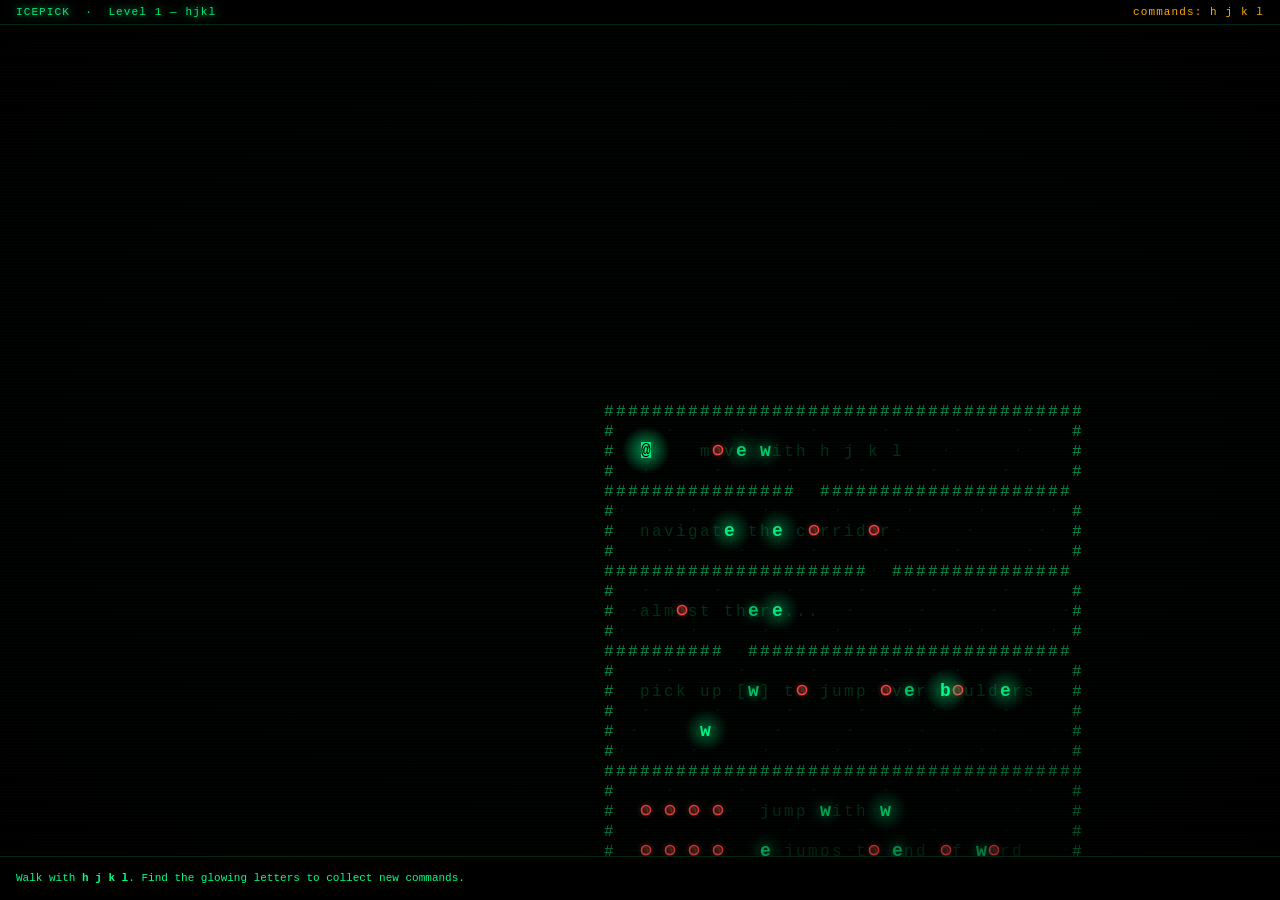
<file: icepick-2d.html>
<!DOCTYPE html>
<html lang="en">
<head>
<meta charset="UTF-8">
<title>ICEPICK — 2D</title>
<style>
  *, *::before, *::after { box-sizing: border-box; margin: 0; padding: 0; }
  body {
    background: #000;
    color: #00ff88;
    font-family: 'Courier New', monospace;
    overflow: hidden;
    width: 100vw;
    height: 100vh;
    display: flex;
    flex-direction: column;
  }
  #top-bar {
    flex: 0 0 auto;
    display: flex;
    justify-content: space-between;
    padding: 6px 16px;
    border-bottom: 1px solid rgba(0,255,136,0.15);
    font-size: 11px;
    letter-spacing: 0.1em;
    background: #000;
  }
  #top-left  { color: rgba(0,255,136,0.9); text-shadow: 0 0 8px #00ff88; }
  #top-right { color: #ffaa00; }
  #canvas-wrap {
    flex: 1 1 auto;
    position: relative;
    overflow: hidden;
  }
  canvas {
    display: block;
    width: 100%;
    height: 100%;
    image-rendering: pixelated;
  }
  #bottom-bar {
    flex: 0 0 auto;
    display: flex;
    justify-content: space-between;
    align-items: center;
    padding: 7px 16px;
    border-top: 1px solid rgba(0,255,136,0.15);
    background: #000;
    font-size: 11px;
    min-height: 44px;
  }
  #msg { color: #00ff88; flex: 1; line-height: 1.5; }
  #inventory {
    display: flex;
    gap: 8px;
    margin-left: 24px;
  }
  .cmd-chip {
    border: 1px solid rgba(0,255,136,0.4);
    padding: 2px 7px;
    border-radius: 2px;
    font-size: 11px;
    color: #00ff88;
    text-shadow: 0 0 6px #00ff88;
    background: rgba(0,255,136,0.06);
  }
  /* CRT overlay */
  #canvas-wrap::after {
    content: "";
    position: absolute;
    inset: 0;
    background: repeating-linear-gradient(
      to bottom,
      rgba(0,255,100,0.025) 0px,
      rgba(0,255,100,0.025) 1px,
      transparent 1px,
      transparent 3px
    );
    pointer-events: none;
  }
  #canvas-wrap::before {
    content: "";
    position: absolute;
    inset: 0;
    background: radial-gradient(ellipse at center,
      transparent 55%, rgba(0,0,0,0.65) 100%);
    pointer-events: none;
    z-index: 1;
  }
</style>
</head>
<body>

<div id="top-bar">
  <div id="top-left">ICEPICK &nbsp;·&nbsp; <span id="level-name">Level 1 — hjkl</span></div>
  <div id="top-right"><span id="inv-label">commands: </span><span id="inv-list">h j k l</span></div>
</div>

<div id="canvas-wrap">
  <canvas id="screen"></canvas>
</div>

<div id="bottom-bar">
  <div id="msg">Walk with <b>h j k l</b>. Find the glowing letters to collect new commands.</div>
  <div id="inventory"></div>
</div>

<script>
(function() {
"use strict";

// ── canvas ────────────────────────────────────────────────────────────────────
const canvas = document.getElementById('screen');
const ctx = canvas.getContext('2d');
const wrap = document.getElementById('canvas-wrap');

let W, H;
function resize() {
  const r = wrap.getBoundingClientRect();
  W = canvas.width  = Math.floor(r.width);
  H = canvas.height = Math.floor(r.height);
}
window.addEventListener('resize', () => { resize(); });
resize();

// ── constants ─────────────────────────────────────────────────────────────────
const CW = 12;   // cell width  (px)
const CH = 20;   // cell height (px)
const FONT = `${CH - 4}px "Courier New"`;

// ── level map ─────────────────────────────────────────────────────────────────
// Legend:
//   space  = floor (walkable)
//   #      = wall
//   .      = floor (decorative dot)
//   @      = player start
//   o      = boulder (blocks movement unless you have 'w' or 'e')
//   w e b  = command pickup (glowing letter on floor)
//   >      = level exit (reach to win)

const MAP_SRC = [
  "########################################",
  "#                                      #",
  "#  @    move with h j k l              #",
  "#                                      #",
  "################  #####################",
  "#                                      #",
  "#  navigate the corridor               #",
  "#                                      #",
  "######################  ###############",
  "#                                      #",
  "#  almost there...                     #",
  "#                                      #",
  "##########  ###########################",
  "#                                      #",
  "#  pick up [w] to jump over boulders   #",
  "#                                      #",
  "#       w                              #",
  "#                                      #",
  "########################################",
  "#                                      #",
  "#  o o o o   jump with w               #",
  "#                                      #",
  "#  o o o o   e jumps to end of word    #",
  "#                                      #",
  "#       e                              #",
  "#                                      #",
  "########################################",
  "#                                      #",
  "#  o o o o o o o                       #",
  "#                                      #",
  "#  good. now reach the exit            #",
  "#                                      #",
  "#                               >      #",
  "#                                      #",
  "########################################",
];

// Parse map into a 2D array of cell objects
function parseMap(src) {
  const rows = [];
  let playerStart = { x: 1, y: 1 };
  let pickups = [];
  let boulders = [];
  let exit = null;

  src.forEach((line, row) => {
    const cells = [];
    for (let col = 0; col < line.length; col++) {
      const ch = line[col];
      let type = 'floor';
      if (ch === '#') type = 'wall';
      else if (ch === '@') { type = 'floor'; playerStart = { x: col, y: row }; }
      else if (ch === 'o') { type = 'boulder'; boulders.push({ x: col, y: row }); }
      else if (ch === '>') { type = 'exit'; exit = { x: col, y: row }; }
      else if ('web'.includes(ch) && ch !== ' ') {
        type = 'pickup';
        pickups.push({ x: col, y: row, cmd: ch, collected: false });
      }
      cells.push({ type, ch: ch === '@' || 'web'.includes(ch) ? ' ' : ch });
    }
    rows.push(cells);
  });

  return { rows, playerStart, pickups, boulders, exit };
}

const level = parseMap(MAP_SRC);

// ── state ─────────────────────────────────────────────────────────────────────
const state = {
  player: { ...level.playerStart },
  commands: new Set(['h', 'j', 'k', 'l']),
  pickups: level.pickups.map(p => ({ ...p })),
  boulders: level.boulders.map(b => ({ ...b })),
  exit: level.exit,
  won: false,
  vimPending: null,
  message: 'Walk with <b>h j k l</b>. Find the glowing letters to collect new commands.',
  tick: 0,
};

// ── helpers ───────────────────────────────────────────────────────────────────
function cellAt(x, y) {
  const row = level.rows[y];
  if (!row) return { type: 'wall', ch: '#' };
  return row[x] || { type: 'wall', ch: '#' };
}

function isBoulder(x, y) {
  return state.boulders.some(b => b.x === x && b.y === y);
}

function isPickup(x, y) {
  return state.pickups.find(p => p.x === x && p.y === y && !p.collected);
}

function isWalkable(x, y) {
  const cell = cellAt(x, y);
  if (cell.type === 'wall') return false;
  if (isBoulder(x, y)) return false;
  return true;
}

// "word" navigation: find next word-start to the right on same row
// Words are separated by spaces. Boulders count as word boundaries.
function wordRight(x, y) {
  // scan right, skip current word chars, then skip spaces, land on next non-space
  let nx = x + 1;
  const maxX = level.rows[y] ? level.rows[y].length - 1 : x;
  // skip spaces
  while (nx <= maxX && cellAt(nx, y).ch === ' ' && !isBoulder(nx, y)) nx++;
  // skip word chars until space or boulder
  while (nx <= maxX && cellAt(nx, y).ch !== ' ' && cellAt(nx, y).type !== 'wall' && !isBoulder(nx, y)) nx++;
  // skip spaces again
  while (nx <= maxX && cellAt(nx, y).ch === ' ' && !isBoulder(nx, y)) nx++;
  return Math.min(nx, maxX);
}

function wordEnd(x, y) {
  // move to end of current or next word
  let nx = x + 1;
  const maxX = level.rows[y] ? level.rows[y].length - 1 : x;
  // skip spaces
  while (nx <= maxX && cellAt(nx, y).ch === ' ' && !isBoulder(nx, y)) nx++;
  // move to end of word
  while (nx + 1 <= maxX && cellAt(nx+1, y).ch !== ' ' && cellAt(nx+1, y).type !== 'wall' && !isBoulder(nx+1, y)) nx++;
  return Math.min(nx, maxX);
}

function wordBack(x, y) {
  let nx = x - 1;
  if (nx < 0) return 0;
  // skip spaces
  while (nx > 0 && cellAt(nx, y).ch === ' ' && !isBoulder(nx, y)) nx--;
  // move to start of word
  while (nx - 1 >= 0 && cellAt(nx-1, y).ch !== ' ' && cellAt(nx-1, y).type !== 'wall' && !isBoulder(nx-1, y)) nx--;
  return Math.max(0, nx);
}

// ── movement ──────────────────────────────────────────────────────────────────
function tryMove(nx, ny) {
  if (nx < 0 || ny < 0) return;
  if (cellAt(nx, ny).type === 'wall') return;
  if (isBoulder(nx, ny)) {
    setMsg('A boulder blocks your path. You need <b>w</b> to jump over it.');
    return;
  }
  state.player.x = nx;
  state.player.y = ny;
  checkPickup();
  checkExit();
}

function checkPickup() {
  const { x, y } = state.player;
  const p = isPickup(x, y);
  if (p) {
    p.collected = true;
    state.commands.add(p.cmd);
    updateInventory();

    const msgs = {
      w: '✓ Collected <b>w</b> — jump to next word start. Boulders are word boundaries!',
      e: '✓ Collected <b>e</b> — jump to word end. Clears longer boulder runs.',
      b: '✓ Collected <b>b</b> — jump back one word.',
    };
    setMsg(msgs[p.cmd] || `Collected <b>${p.cmd}</b>`);
  }
}

function checkExit() {
  const { x, y } = state.player;
  if (state.exit && x === state.exit.x && y === state.exit.y) {
    state.won = true;
    setMsg('🎉 <b>Level complete!</b> You navigated the world with hjkl, w, and e.');
  }
}

function setMsg(html) {
  document.getElementById('msg').innerHTML = html;
  state.message = html;
}

function updateInventory() {
  document.getElementById('inv-list').textContent =
    [...state.commands].join('  ');
}

// ── input ─────────────────────────────────────────────────────────────────────
window.addEventListener('keydown', e => {
  if (state.won) return;

  const key = e.key;
  const { x, y } = state.player;

  // Movement — only if command is collected
  if (key === 'h' && state.commands.has('h')) { e.preventDefault(); tryMove(x - 1, y); }
  if (key === 'l' && state.commands.has('l')) { e.preventDefault(); tryMove(x + 1, y); }
  if (key === 'k' && state.commands.has('k')) { e.preventDefault(); tryMove(x, y - 1); }
  if (key === 'j' && state.commands.has('j')) { e.preventDefault(); tryMove(x, y + 1); }

  // Word motions — only if collected
  if (key === 'w' && state.commands.has('w')) {
    e.preventDefault();
    const nx = wordRight(x, y);
    if (cellAt(nx, y).type !== 'wall') {
      state.player.x = nx;
      checkPickup(); checkExit();
    }
  }
  if (key === 'e' && state.commands.has('e')) {
    e.preventDefault();
    const nx = wordEnd(x, y);
    if (cellAt(nx, y).type !== 'wall') {
      state.player.x = nx;
      checkPickup(); checkExit();
    }
  }
  if (key === 'b' && state.commands.has('b')) {
    e.preventDefault();
    const nx = wordBack(x, y);
    if (cellAt(nx, y).type !== 'wall') {
      state.player.x = nx;
      checkPickup(); checkExit();
    }
  }

  // Unknown command hint
  if ('webWEB'.includes(key) && !state.commands.has(key.toLowerCase())) {
    setMsg(`You don't have <b>${key}</b> yet. Find the glowing <b>${key.toLowerCase()}</b> on the map.`);
  }
});

// ── renderer ──────────────────────────────────────────────────────────────────

// Camera: center on player
function worldToScreen(wx, wy) {
  const cx = Math.floor(W / 2) - state.player.x * CW;
  const cy = Math.floor(H / 2) - state.player.y * CH;
  return { sx: wx * CW + cx, sy: wy * CH + cy };
}

function draw() {
  state.tick++;
  const blink = Math.floor(state.tick / 20) % 2 === 0;
  const t = state.tick * 0.04;

  ctx.fillStyle = '#000';
  ctx.fillRect(0, 0, W, H);

  const rows = level.rows;
  const totalRows = rows.length;

  for (let row = 0; row < totalRows; row++) {
    const cols = rows[row];
    for (let col = 0; col < cols.length; col++) {
      const cell = cols[col];
      const { sx, sy } = worldToScreen(col, row);

      // Cull off-screen
      if (sx < -CW * 2 || sx > W + CW || sy < -CH * 2 || sy > H + CH) continue;

      ctx.font = FONT;

      if (cell.type === 'wall') {
        // Wall glow
        ctx.fillStyle = 'rgba(0,255,136,0.55)';
        ctx.fillText('#', sx, sy + CH - 4);
      } else if (cell.type === 'exit') {
        // Pulsing exit
        const pulse = 0.5 + 0.5 * Math.sin(t * 2);
        ctx.fillStyle = `rgba(255,170,0,${0.6 + pulse * 0.4})`;
        ctx.font = `bold ${CH - 2}px "Courier New"`;
        ctx.fillText('>', sx, sy + CH - 4);
        // Glow ring
        ctx.shadowColor = '#ffaa00';
        ctx.shadowBlur = 12 * pulse;
        ctx.fillText('>', sx, sy + CH - 4);
        ctx.shadowBlur = 0;
      } else {
        // Floor — subtle dot grid
        if ((col + row) % 6 === 0) {
          ctx.fillStyle = 'rgba(0,255,136,0.07)';
          ctx.fillRect(sx + CW/2 - 1, sy + CH/2 - 1, 2, 2);
        }
        // Floor text decorations from map
        if (cell.ch && cell.ch.trim() && cell.ch !== ' ') {
          ctx.fillStyle = 'rgba(0,255,136,0.18)';
          ctx.font = FONT;
          ctx.fillText(cell.ch, sx, sy + CH - 4);
        }
      }
    }
  }

  // Boulders
  state.boulders.forEach(b => {
    const { sx, sy } = worldToScreen(b.x, b.y);
    if (sx < -CW * 2 || sx > W + CW || sy < -CH * 2 || sy > H + CH) return;

    const cx2 = sx + CW / 2;
    const cy2 = sy + CH / 2;
    const r = Math.min(CW, CH) * 0.38;

    // Glow
    const grd = ctx.createRadialGradient(cx2, cy2, 0, cx2, cy2, r * 2.2);
    grd.addColorStop(0, 'rgba(255,80,80,0.25)');
    grd.addColorStop(1, 'rgba(255,80,80,0)');
    ctx.fillStyle = grd;
    ctx.beginPath();
    ctx.arc(cx2, cy2, r * 2.2, 0, Math.PI * 2);
    ctx.fill();

    // Boulder circle
    ctx.strokeStyle = '#ff4444';
    ctx.lineWidth = 1.5;
    ctx.beginPath();
    ctx.arc(cx2, cy2, r, 0, Math.PI * 2);
    ctx.stroke();

    // Inner fill
    ctx.fillStyle = 'rgba(255,60,60,0.15)';
    ctx.beginPath();
    ctx.arc(cx2, cy2, r, 0, Math.PI * 2);
    ctx.fill();
  });

  // Pickups (glowing letters)
  state.pickups.forEach(p => {
    if (p.collected) return;
    const { sx, sy } = worldToScreen(p.x, p.y);
    if (sx < -CW * 2 || sx > W + CW || sy < -CH * 2 || sy > H + CH) return;

    const pulse = 0.5 + 0.5 * Math.sin(t * 3 + p.x);

    // Glow pool
    const grd = ctx.createRadialGradient(
      sx + CW/2, sy + CH/2, 0,
      sx + CW/2, sy + CH/2, CW * 1.8
    );
    grd.addColorStop(0, `rgba(0,255,136,${0.3 * pulse})`);
    grd.addColorStop(1, 'rgba(0,255,136,0)');
    ctx.fillStyle = grd;
    ctx.beginPath();
    ctx.arc(sx + CW/2, sy + CH/2, CW * 1.8, 0, Math.PI * 2);
    ctx.fill();

    // Letter
    ctx.shadowColor = '#00ff88';
    ctx.shadowBlur = 10 + 8 * pulse;
    ctx.fillStyle = `rgba(0,255,136,${0.7 + 0.3 * pulse})`;
    ctx.font = `bold ${CH - 2}px "Courier New"`;
    ctx.fillText(p.cmd, sx, sy + CH - 4);
    ctx.shadowBlur = 0;
  });

  // Player
  {
    const { sx, sy } = worldToScreen(state.player.x, state.player.y);
    const cx2 = sx + CW / 2;
    const cy2 = sy + CH / 2;

    // Player glow
    const pulse = 0.5 + 0.5 * Math.sin(t * 1.5);
    const grd = ctx.createRadialGradient(cx2, cy2, 0, cx2, cy2, CW * 2);
    grd.addColorStop(0, `rgba(0,255,136,${0.4 + 0.2 * pulse})`);
    grd.addColorStop(1, 'rgba(0,255,136,0)');
    ctx.fillStyle = grd;
    ctx.beginPath();
    ctx.arc(cx2, cy2, CW * 2, 0, Math.PI * 2);
    ctx.fill();

    // Cursor block (vim style — blinks)
    if (blink) {
      ctx.fillStyle = 'rgba(0,255,136,0.85)';
      ctx.fillRect(sx + 1, sy + 2, CW - 2, CH - 4);
      ctx.fillStyle = '#000';
      ctx.font = `bold ${CH - 4}px "Courier New"`;
      ctx.fillText('@', sx + 1, sy + CH - 5);
    } else {
      ctx.strokeStyle = '#00ff88';
      ctx.lineWidth = 1.5;
      ctx.strokeRect(sx + 1.5, sy + 2.5, CW - 3, CH - 5);
      ctx.fillStyle = '#00ff88';
      ctx.font = `bold ${CH - 4}px "Courier New"`;
      ctx.fillText('@', sx + 1, sy + CH - 5);
    }
  }

  // Win overlay
  if (state.won) {
    ctx.fillStyle = 'rgba(0,0,0,0.75)';
    ctx.fillRect(0, 0, W, H);

    ctx.textAlign = 'center';
    ctx.fillStyle = '#00ff88';
    ctx.shadowColor = '#00ff88';
    ctx.shadowBlur = 30;
    ctx.font = `bold 36px "Courier New"`;
    ctx.fillText('LEVEL COMPLETE', W / 2, H / 2 - 20);
    ctx.shadowBlur = 0;

    ctx.fillStyle = 'rgba(0,255,136,0.5)';
    ctx.font = `14px "Courier New"`;
    ctx.fillText('commands collected: ' + [...state.commands].join('  '), W / 2, H / 2 + 20);
    ctx.textAlign = 'left';
  }

  requestAnimationFrame(draw);
}

updateInventory();
draw();

})();
</script>
</body>
</html>
</file>
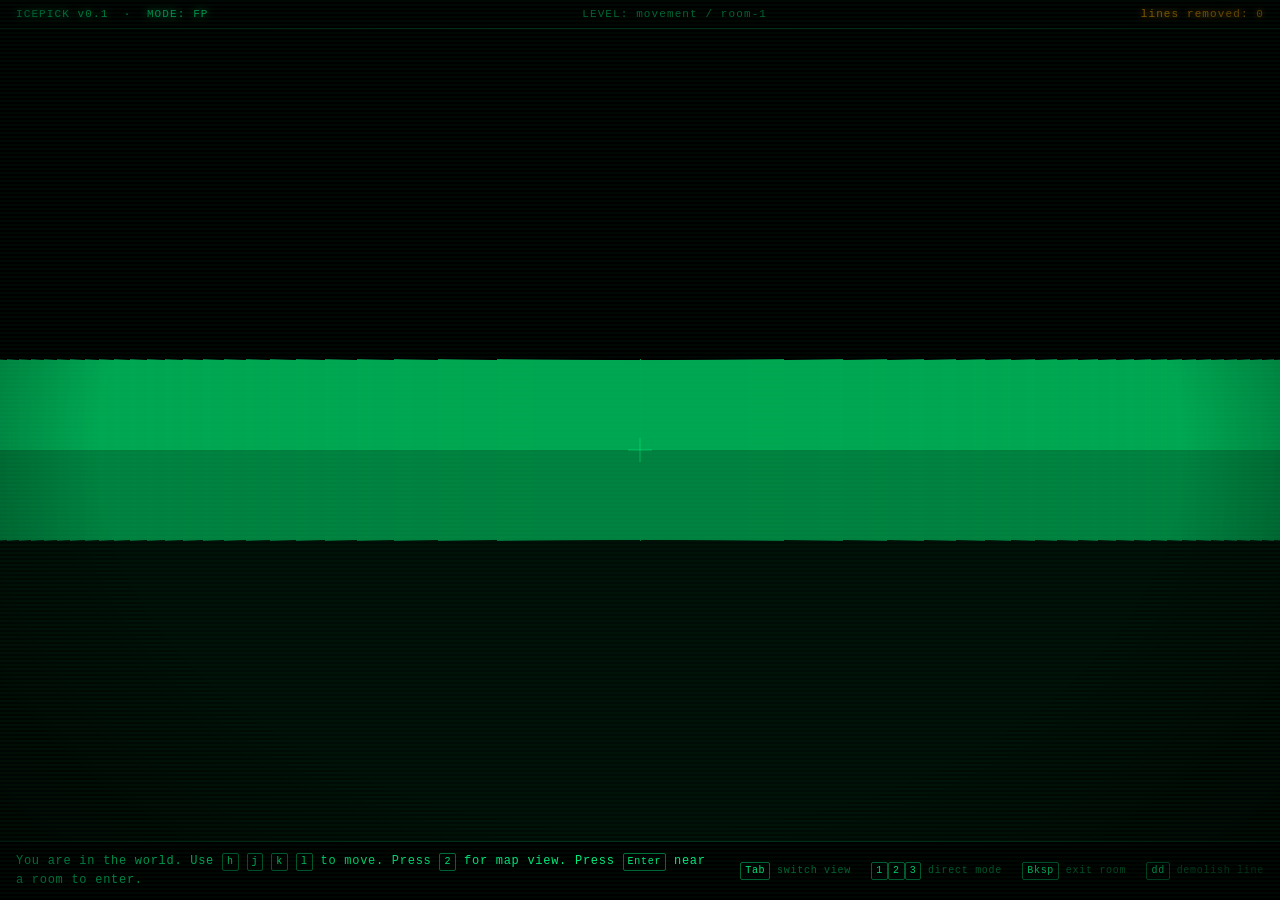
<file: icepick-proto.html>
<!DOCTYPE html>
<html lang="en">
<head>
<meta charset="UTF-8">
<title>ICEPICK — Tutorial Level 1</title>
<style>
  *, *::before, *::after { box-sizing: border-box; margin: 0; padding: 0; }

  :root {
    --green: #00ff88;
    --green-dim: rgba(0,255,136,0.18);
    --green-mid: rgba(0,255,136,0.45);
    --amber: #ffaa00;
    --red: #ff4444;
    --bg: #000;
  }

  body {
    background: var(--bg);
    color: var(--green);
    font-family: 'Courier New', monospace;
    overflow: hidden;
    width: 100vw;
    height: 100vh;
    user-select: none;
  }

  canvas {
    display: block;
    width: 100vw;
    height: 100vh;
    image-rendering: pixelated;
  }

  /* CRT scanline overlay */
  body::after {
    content: "";
    position: fixed;
    inset: 0;
    background: repeating-linear-gradient(
      to bottom,
      rgba(0,255,100,0.03),
      rgba(0,255,100,0.03) 2px,
      transparent 2px,
      transparent 4px
    );
    pointer-events: none;
    z-index: 100;
  }

  /* CRT vignette */
  body::before {
    content: "";
    position: fixed;
    inset: 0;
    background: radial-gradient(ellipse at center,
      transparent 60%,
      rgba(0,0,0,0.7) 100%
    );
    pointer-events: none;
    z-index: 100;
  }

  #hud {
    position: fixed;
    top: 0; left: 0; right: 0;
    display: flex;
    justify-content: space-between;
    align-items: center;
    padding: 8px 16px;
    background: rgba(0,0,0,0.85);
    border-bottom: 1px solid var(--green-dim);
    font-size: 11px;
    letter-spacing: 0.1em;
    z-index: 50;
  }

  #hud-left { color: var(--green); text-shadow: 0 0 8px var(--green); }
  #hud-center { color: var(--green-mid); }
  #hud-right { color: var(--amber); text-shadow: 0 0 6px var(--amber); }

  #message {
    position: fixed;
    bottom: 0; left: 0; right: 0;
    padding: 10px 16px;
    background: rgba(0,0,0,0.9);
    border-top: 1px solid var(--green-dim);
    font-size: 12px;
    letter-spacing: 0.06em;
    line-height: 1.6;
    z-index: 50;
    min-height: 52px;
    display: flex;
    align-items: center;
    gap: 24px;
  }

  #msg-text { color: var(--green); flex: 1; }
  #msg-keys {
    color: var(--green-mid);
    font-size: 10px;
    white-space: nowrap;
  }

  .key {
    display: inline-block;
    border: 1px solid var(--green-mid);
    padding: 0 4px;
    border-radius: 2px;
    font-size: 10px;
    color: var(--green);
  }

  #mode-flash {
    position: fixed;
    top: 50%; left: 50%;
    transform: translate(-50%, -50%);
    font-size: 48px;
    letter-spacing: 0.3em;
    color: var(--green);
    text-shadow: 0 0 40px var(--green);
    pointer-events: none;
    z-index: 200;
    opacity: 0;
    transition: opacity 0.3s;
  }
</style>
</head>
<body>

<canvas id="screen"></canvas>

<div id="hud">
  <div id="hud-left">ICEPICK v0.1 &nbsp;·&nbsp; <span id="mode-label">MODE: FP</span></div>
  <div id="hud-center" id="path-label">LEVEL: movement / room-1</div>
  <div id="hud-right"><span id="score-label">lines: 0 removed</span></div>
</div>

<div id="message">
  <div id="msg-text">You are inside the world. Use <span class="key">h</span> <span class="key">j</span> <span class="key">k</span> <span class="key">l</span> to move. <span class="key">w</span><span class="key">s</span> walk forward/back. <span class="key">a</span><span class="key">d</span> turn.</div>
  <div id="msg-keys"><span class="key">Tab</span> switch view &nbsp; <span class="key">1</span><span class="key">2</span><span class="key">3</span> direct mode &nbsp; <span class="key">Bksp</span> exit room &nbsp; <span class="key">dd</span> demolish line</div>
</div>

<div id="mode-flash"></div>

<script>
(function() {
"use strict";

// ─── CANVAS SETUP ────────────────────────────────────────────────────────────

const canvas = document.getElementById('screen');
const ctx = canvas.getContext('2d');

let W, H;
function resize() {
  W = canvas.width = window.innerWidth;
  H = canvas.height = window.innerHeight;
}
window.addEventListener('resize', resize);
resize();

// ─── LEVEL DATA ──────────────────────────────────────────────────────────────
// Lines are the geometry. Indentation = left wall depth. Length = corridor width.
// Blank lines = open space (gaps to walk through).
// The player walks along y (line index) and x (character position).

const ROOMS = {
  root: {
    name: "root",
    description: "The entrance. Three rooms wait.",
    children: { "movement": null, "demolition": null, "words": null },
    files: []
  },

  movement: {
    name: "movement / room-1",
    description: "Learn to walk. hjkl are your legs.",
    children: {},
    files: [
      {
        name: "intro.txt",
        content: [
          "                                        ",
          "    ████████████████████████████████    ",
          "    █                              █    ",
          "    █   Walk with h j k l.         █    ",
          "    █                              █    ",
          "    █   h = left    l = right      █    ",
          "    █   k = up      j = down       █    ",
          "    █                              █    ",
          "    █████████████   ███████████████    ",
          "                                        ",
          "              (pass through)            ",
          "                                        ",
          "    ████████████████████████████████    ",
          "    █                              █    ",
          "    █   You made it.               █    ",
          "    █   Press Backspace to exit.   █    ",
          "    █                              █    ",
          "    ████████████████████████████████    ",
          "                                        ",
        ]
      },
      {
        name: "practice.txt",
        content: [
          "                                                  ",
          "  ██████████████████████████████████████████████  ",
          "  █                                            █  ",
          "  █  Navigate through the narrow passage       █  ",
          "  █                                            █  ",
          "  ████████████████     █████████████████████████  ",
          "                                                  ",
          "                    (gap)                         ",
          "                                                  ",
          "  ████████████████     █████████████████████████  ",
          "  █                                            █  ",
          "  █  Well done. You found the other side.      █  ",
          "  █                                            █  ",
          "  ██████████████████████████████████████████████  ",
          "                                                  ",
        ]
      }
    ]
  },

  demolition: {
    name: "demolition / room-2",
    description: "dd removes a line. Deleted lines become open space.",
    children: {},
    files: [
      {
        name: "wall.txt",
        content: [
          "                                                      ",
          "  ████████████████████████████████████████████████  ",
          "  █                                              █  ",
          "  █   A wall blocks your path.                   █  ",
          "  █   Stand near it and type  dd  to remove it.  █  ",
          "  █                                              █  ",
          "  ████████████████████████████████████████████████  ",
          "  ████████████████████████████████████████████████  ",
          "  ████████████████████████████████████████████████  ",
          "  ████████████████████████████████████████████████  ",
          "  ████████████████████████████████████████████████  ",
          "                                                      ",
          "  ████████████████████████████████████████████████  ",
          "  █                                              █  ",
          "  █   You broke through.                         █  ",
          "  █   u to undo. dd to demolish again.           █  ",
          "  █                                              █  ",
          "  ████████████████████████████████████████████████  ",
          "                                                      ",
        ]
      }
    ]
  },

  words: {
    name: "words / room-3",
    description: "Coming soon: w and b for word navigation.",
    children: {},
    files: [
      {
        name: "placeholder.txt",
        content: [
          "                                        ",
          "  ██████████████████████████████████   ",
          "  █                              █     ",
          "  █   This room is under         █     ",
          "  █   construction.              █     ",
          "  █                              █     ",
          "  █   w = next word              █     ",
          "  █   b = back word              █     ",
          "  █                              █     ",
          "  █   Coming soon.               █     ",
          "  █                              █     ",
          "  ██████████████████████████████████   ",
          "                                        ",
        ]
      }
    ]
  }
};

// Build a simple world tree from ROOMS
function buildWorld() {
  const root = ROOMS.root;
  root.children = {};
  root.children['movement'] = ROOMS.movement;
  root.children['demolition'] = ROOMS.demolition;
  root.children['words'] = ROOMS.words;
  return root;
}

// ─── STATE ───────────────────────────────────────────────────────────────────

const world = buildWorld();

const state = {
  mode: 'fp',  // '2d' | 'fp' | 'terminal'
  currentNode: world,
  path: [],
  player: { x: 5, y: 5, angle: 0 },
  insideFile: null,
  removedLines: new Set(),
  history: [],
  spawned: [],
  vim: { pending: null, registers: {} },
  lastCommand: null,
  linesRemoved: 0,
};

// ─── MESSAGES ────────────────────────────────────────────────────────────────

const MESSAGES = {
  root:        "You are in the world. Use <span class='key'>h</span> <span class='key'>j</span> <span class='key'>k</span> <span class='key'>l</span> to move. Press <span class='key'>2</span> for map view. Press <span class='key'>Enter</span> near a room to enter.",
  movement:    "This room teaches movement. Enter a file with <span class='key'>Enter</span>. Walk through the gap.",
  demolition:  "This room teaches demolition. Enter the file. Type <span class='key'>d</span><span class='key'>d</span> near a wall to remove it.",
  words:       "Word navigation — coming soon.",
  insideFile:  "Walk with <span class='key'>h</span><span class='key'>j</span><span class='key'>k</span><span class='key'>l</span>. Type <span class='key'>d</span><span class='key'>d</span> to demolish the line you're on. <span class='key'>u</span> to undo. <span class='key'>Bksp</span> to exit.",
};

function setMessage(key) {
  document.getElementById('msg-text').innerHTML = MESSAGES[key] || key;
}

// ─── TILE/CELL SIZE FOR 2D ───────────────────────────────────────────────────

const TILE = 28;
const CHAR_W = 9.6; // approx monospace char width at our font size

// ─── 2D RENDERER ─────────────────────────────────────────────────────────────

function render2D() {
  ctx.fillStyle = '#000';
  ctx.fillRect(0, 0, W, H);

  const node = state.currentNode;

  if (state.insideFile) {
    render2DFile();
    return;
  }

  // Draw rooms as tiles
  const dirs = Object.keys(node.children);
  const files = node.files;
  const all = [...dirs.map(d => ({ type:'dir', name:d })),
               ...files.map(f => ({ type:'file', name:f.name, ref:f }))];

  const cols = Math.max(1, Math.floor((W - 40) / (TILE * 4)));
  const offX = 40;
  const offY = 60;

  all.forEach((item, i) => {
    const col = i % cols;
    const row = Math.floor(i / cols);
    const tx = offX + col * (TILE * 4 + 20);
    const ty = offY + row * (TILE * 3 + 20);
    const tw = TILE * 4;
    const th = TILE * 3;

    // box
    const isDir = item.type === 'dir';
    ctx.strokeStyle = isDir ? '#ffaa00' : '#00ff88';
    ctx.lineWidth = 1;
    ctx.strokeRect(tx + 0.5, ty + 0.5, tw, th);

    // label
    ctx.font = '11px "Courier New"';
    ctx.fillStyle = isDir ? '#ffaa00' : '#00ff88';
    ctx.fillText((isDir ? '[D] ' : '[F] ') + item.name, tx + 8, ty + 20);

    // description
    if (isDir && ROOMS[item.name]) {
      ctx.fillStyle = 'rgba(0,255,136,0.35)';
      ctx.font = '9px "Courier New"';
      const desc = ROOMS[item.name].description;
      ctx.fillText(desc.slice(0, 36), tx + 8, ty + 36);
    }

    // store position for player proximity
    item._tx = tx; item._ty = ty; item._tw = tw; item._th = th;
    item._cx = tx + tw / 2; item._cy = ty + th / 2;
  });

  // Player dot
  // Map player.x/y (0-10 world coords) to screen
  const px = offX + (state.player.x / 10) * (W - offX * 2);
  const py = offY + (state.player.y / 10) * (H - offY * 2 - 60);

  // Glow
  const grd = ctx.createRadialGradient(px, py, 0, px, py, 16);
  grd.addColorStop(0, 'rgba(0,255,136,0.6)');
  grd.addColorStop(1, 'rgba(0,255,136,0)');
  ctx.fillStyle = grd;
  ctx.beginPath();
  ctx.arc(px, py, 16, 0, Math.PI * 2);
  ctx.fill();

  ctx.fillStyle = '#00ff88';
  ctx.beginPath();
  ctx.arc(px, py, 4, 0, Math.PI * 2);
  ctx.fill();

  // Direction indicator
  const dx2 = Math.cos(state.player.angle) * 12;
  const dy2 = Math.sin(state.player.angle) * 12;
  ctx.strokeStyle = 'rgba(0,255,136,0.6)';
  ctx.lineWidth = 1.5;
  ctx.beginPath();
  ctx.moveTo(px, py);
  ctx.lineTo(px + dx2, py + dy2);
  ctx.stroke();

  // Draw proximity highlights
  all.forEach(item => {
    const dist = Math.hypot(px - item._cx, py - item._cy);
    if (dist < 60) {
      ctx.strokeStyle = item.type === 'dir'
        ? 'rgba(255,170,0,0.6)'
        : 'rgba(0,255,136,0.6)';
      ctx.lineWidth = 2;
      ctx.strokeRect(item._tx + 0.5, item._ty + 0.5, item._tw, item._th);

      ctx.fillStyle = 'rgba(0,255,136,0.55)';
      ctx.font = '10px "Courier New"';
      ctx.fillText('[ Enter ]', item._cx - 28, item._ty + item._th + 14);
    }
  });

  // Path breadcrumb at top
  ctx.fillStyle = 'rgba(0,255,136,0.3)';
  ctx.font = '10px "Courier New"';
  ctx.fillText('/ ' + state.path.join(' / '), offX, 32);
}

function render2DFile() {
  const file = state.insideFile;
  const lines = file.content;

  ctx.fillStyle = '#000';
  ctx.fillRect(0, 0, W, H);

  const lineH = 18;
  const offX = 40;
  const offY = 60;
  const charSize = 9;

  // Player position in file coords
  const playerLine = Math.floor(state.player.y);
  const playerCol = Math.floor(state.player.x * 4);

  lines.forEach((line, i) => {
    if (state.removedLines.has(i)) {
      // Demolished — draw a gap indicator
      ctx.fillStyle = 'rgba(255,68,68,0.08)';
      ctx.fillRect(offX, offY + i * lineH, W - offX * 2, lineH - 2);
      ctx.fillStyle = 'rgba(255,68,68,0.25)';
      ctx.font = '9px "Courier New"';
      ctx.fillText('~', offX - 14, offY + i * lineH + 13);
      return;
    }

    // Highlight current line
    if (i === playerLine) {
      ctx.fillStyle = 'rgba(0,255,136,0.06)';
      ctx.fillRect(offX - 4, offY + i * lineH - 2, W - offX * 2 + 8, lineH);
    }

    // Draw line text with syntax coloring
    const isWall = lineIsWall(line);

    if (isWall) {
      ctx.fillStyle = 'rgba(0,255,136,0.7)';
    } else if (i === playerLine) {
      ctx.fillStyle = '#00ff88';
    } else {
      ctx.fillStyle = 'rgba(0,255,136,0.4)';
    }

    ctx.font = `${charSize + 2}px "Courier New"`;
    ctx.fillText(line, offX, offY + i * lineH + 13);

    // Line number
    ctx.fillStyle = 'rgba(0,255,136,0.15)';
    ctx.font = '9px "Courier New"';
    ctx.fillText(String(i + 1).padStart(3), offX - 36, offY + i * lineH + 13);
  });

  // Player cursor
  const cx = offX + playerCol * (charSize - 0.5);
  const cy = offY + playerLine * lineH;

  // Blinking cursor (use time)
  if (Math.floor(Date.now() / 500) % 2 === 0) {
    ctx.fillStyle = 'rgba(0,255,136,0.85)';
    ctx.fillRect(cx, cy, 8, lineH - 2);
  } else {
    ctx.strokeStyle = '#00ff88';
    ctx.lineWidth = 1;
    ctx.strokeRect(cx + 0.5, cy + 0.5, 7, lineH - 3);
  }

  // dd pending indicator
  if (state.vim.pending === 'd') {
    ctx.fillStyle = 'rgba(255,68,68,0.15)';
    ctx.fillRect(offX - 4, cy - 2, W - offX * 2 + 8, lineH);
    ctx.fillStyle = '#ff4444';
    ctx.font = '10px "Courier New"';
    ctx.fillText('d_', W - 60, 32);
  }

  // File name header
  ctx.fillStyle = 'rgba(0,255,136,0.25)';
  ctx.font = '10px "Courier New"';
  ctx.fillText(
    '/ ' + state.path.join(' / ') + ' / ' + file.name,
    40, 32
  );
}

function lineIsWall(line) {
  // A line is "solid" if it contains block chars or is mostly non-space
  const trimmed = line.trim();
  if (!trimmed) return false;
  const blockChars = (line.match(/[█▓▒░]/g) || []).length;
  return blockChars > line.length * 0.3;
}

// ─── FP RENDERER ─────────────────────────────────────────────────────────────

function renderFP() {
  ctx.fillStyle = '#000';
  ctx.fillRect(0, 0, W, H);

  if (state.insideFile) {
    renderFPFile();
  } else {
    renderFPWorld();
  }
}

function renderFPWorld() {
  const { player, currentNode } = state;
  const fov = Math.PI / 2.5;
  const maxDist = 15;
  const step = 0.05;

  for (let x = 0; x < W; x++) {
    const angle = player.angle - fov / 2 + (x / W) * fov;
    let dist = maxDist;

    let rx = player.x;
    let ry = player.y;
    for (let d = 0; d < maxDist; d += step) {
      rx += Math.cos(angle) * step;
      ry += Math.sin(angle) * step;
      if (rx < 0 || ry < 0 || rx > 10 || ry > 10) { dist = d; break; }
    }

    dist *= Math.cos(angle - player.angle);
    const wallH = Math.min(H, H / (dist + 0.001));
    const shade = Math.max(0, 255 - dist * 18);
    const g = shade;

    ctx.fillStyle = `rgb(0,${g},${Math.floor(g * 0.5)})`;
    ctx.fillRect(x, (H - wallH) / 2, 1, wallH);
  }

  // Floor/ceiling
  ctx.fillStyle = 'rgba(0,40,20,0.3)';
  ctx.fillRect(0, H / 2, W, H / 2);

  // Crosshair
  ctx.strokeStyle = 'rgba(0,255,136,0.4)';
  ctx.lineWidth = 1;
  ctx.beginPath();
  ctx.moveTo(W/2 - 12, H/2);
  ctx.lineTo(W/2 + 12, H/2);
  ctx.moveTo(W/2, H/2 - 12);
  ctx.lineTo(W/2, H/2 + 12);
  ctx.stroke();
}

function renderFPFile() {
  const { player, insideFile, removedLines } = state;
  const file = insideFile;
  const fov = Math.PI / 3;
  const step = 0.03;
  const maxDist = 25;

  ctx.fillStyle = '#000';
  ctx.fillRect(0, 0, W, H);

  for (let x = 0; x < W; x++) {
    const angle = player.angle - fov / 2 + (x / W) * fov;
    let dist = maxDist;

    let rx = player.x;
    let ry = player.y;

    for (let d = 0; d < maxDist; d += step) {
      rx += Math.cos(angle) * step;
      ry += Math.sin(angle) * step;

      if (rx < 0 || rx > 20) { dist = d; break; }

      const li = Math.floor(ry);
      if (removedLines.has(li)) continue;
      if (li < 0 || li >= file.content.length) { dist = d; break; }

      const line = file.content[li] || '';
      const indent = (line.match(/^\s*/) || [''])[0].length * 0.12;
      const maxW = 3 + line.length * 0.06;

      if (rx < indent || rx > maxW) { dist = d; break; }
    }

    dist *= Math.cos(angle - player.angle);
    const wallH = Math.min(H, H / (dist + 0.001));

    let shade = Math.max(0, 255 - dist * 30);
    let r = dist > 6 ? Math.floor((dist - 6) * 25) : 0;
    let g = shade;
    let b = Math.floor(shade * 0.3);

    ctx.fillStyle = `rgb(${r},${g},${b})`;
    ctx.fillRect(x, (H - wallH) / 2, 1, wallH);
  }

  // Text overlay
  ctx.font = '13px "Courier New"';
  for (let i = 0; i < file.content.length; i++) {
    if (removedLines.has(i)) continue;
    const line = file.content[i];

    const dx = 2 - player.x;
    const dy = i - player.y;
    const dist = Math.sqrt(dx * dx + dy * dy);

    if (dist < 0.4 || dist > 18) continue;

    const scale = 180 / dist;
    const sx = W / 2 + (dx / dist) * scale * 2;
    const sy = H / 2 - (dy / dist) * scale * 0.5;

    const alpha = Math.max(0, 1 - dist / 18);
    let gr = 255, gb = 120;

    if (dist > 6) { gr = 180; gb = 50; }
    if (dist > 12) { gr = 80; gb = 20; }

    ctx.fillStyle = `rgba(0,${gr},${gb},${alpha})`;
    ctx.globalAlpha = alpha;
    ctx.fillText(line.slice(0, 100), sx, sy);
  }
  ctx.globalAlpha = 1;

  // Crosshair
  ctx.strokeStyle = 'rgba(0,255,136,0.35)';
  ctx.lineWidth = 1;
  ctx.beginPath();
  ctx.moveTo(W/2 - 10, H/2);
  ctx.lineTo(W/2 + 10, H/2);
  ctx.moveTo(W/2, H/2 - 10);
  ctx.lineTo(W/2, H/2 + 10);
  ctx.stroke();
}

// ─── TERMINAL RENDERER ───────────────────────────────────────────────────────

function renderTerminal() {
  ctx.fillStyle = '#000';
  ctx.fillRect(0, 0, W, H);

  const node = state.currentNode;
  ctx.font = '13px "Courier New"';

  let y = 60;
  const x = 40;

  // Path
  ctx.fillStyle = 'rgba(0,255,136,0.5)';
  ctx.fillText('icepick:/ ' + state.path.join('/') + ' $', x, y);
  y += 28;

  if (state.insideFile) {
    const file = state.insideFile;
    ctx.fillStyle = 'rgba(0,255,136,0.3)';
    ctx.fillText(`--- ${file.name} (${file.content.length} lines) ---`, x, y);
    y += 22;

    const playerLine = Math.floor(state.player.y);

    file.content.forEach((line, i) => {
      if (y > H - 80) return;

      if (state.removedLines.has(i)) {
        ctx.fillStyle = 'rgba(255,68,68,0.3)';
        ctx.fillText(`  ${String(i+1).padStart(3)}  ~`, x, y);
      } else {
        const isCurrent = i === playerLine;
        ctx.fillStyle = isCurrent ? '#00ff88' : 'rgba(0,255,136,0.35)';

        if (isCurrent) {
          ctx.fillStyle = 'rgba(0,255,136,0.08)';
          ctx.fillRect(x - 4, y - 13, W - x * 2 + 8, 18);
          ctx.fillStyle = '#00ff88';
        }

        ctx.fillText(`  ${String(i+1).padStart(3)}  ${line}`, x, y);
      }

      y += 18;
    });

  } else {
    // Directory listing
    const dirs = Object.keys(node.children);
    const files = node.files;

    ctx.fillStyle = 'rgba(0,255,136,0.3)';
    ctx.fillText(`total ${dirs.length + files.length}`, x, y);
    y += 22;

    dirs.forEach(d => {
      ctx.fillStyle = '#ffaa00';
      ctx.fillText(`  drwxr-xr-x  ${d}/`, x, y);
      if (ROOMS[d]) {
        ctx.fillStyle = 'rgba(255,170,0,0.35)';
        ctx.fillText(`             ${ROOMS[d].description}`, x + 200, y);
      }
      y += 18;
    });

    files.forEach(f => {
      ctx.fillStyle = '#00ff88';
      ctx.fillText(`  -rw-r--r--  ${f.name}  (${f.content.length} lines)`, x, y);
      y += 18;
    });

    y += 14;
    ctx.fillStyle = 'rgba(0,255,136,0.2)';
    ctx.fillText('Enter: open  |  h j k l: move  |  Backspace: up', x, y);
  }

  // Blinking cursor line
  if (Math.floor(Date.now() / 600) % 2 === 0) {
    ctx.fillStyle = 'rgba(0,255,136,0.7)';
    ctx.fillText('█', x, y + 28);
  }
}

// ─── MOVEMENT & NAVIGATION ───────────────────────────────────────────────────

function screenToWorld2D(screenX, screenY) {
  const offX = 40;
  const offY = 60;
  return {
    x: ((screenX - offX) / (W - offX * 2)) * 10,
    y: ((screenY - offY) / (H - offY * 2 - 60)) * 10,
  };
}

function tryMove2D(dx, dy) {
  const p = state.player;
  const nx = p.x + dx;
  const ny = p.y + dy;

  if (nx < 0 || ny < 0 || nx > 10 || ny > 10) return;

  p.x = nx;
  p.y = ny;

  // Face direction of movement
  if (dx !== 0 || dy !== 0) {
    p.angle = Math.atan2(dy, dx);
  }
}

function tryMoveFP(amount) {
  const p = state.player;
  const nx = p.x + Math.cos(p.angle) * amount;
  const ny = p.y + Math.sin(p.angle) * amount;

  if (nx >= 0 && nx <= 10 && ny >= 0 && ny <= 10) {
    p.x = nx;
    p.y = ny;
  }
}

function tryEnter() {
  const node = state.currentNode;
  const p = state.player;

  // In 2D mode, find closest item on screen
  if (state.mode === '2d' && !state.insideFile) {
    const dirs = Object.keys(node.children);
    const files = node.files;

    // Check proximity to any item using world coords
    const offX = 40;
    const offY = 60;
    const cols = Math.max(1, Math.floor((W - 40) / (TILE * 4)));

    const all = [...dirs.map(d => ({ type:'dir', name:d })),
                 ...files.map((f,i) => ({ type:'file', name:f.name, ref:f, idx:i }))];

    const px = offX + (p.x / 10) * (W - offX * 2);
    const py = offY + (p.y / 10) * (H - offY * 2 - 60);

    all.forEach((item, i) => {
      const col = i % cols;
      const row = Math.floor(i / cols);
      const tx = offX + col * (TILE * 4 + 20);
      const ty = offY + row * (TILE * 3 + 20);
      const tw = TILE * 4;
      const th = TILE * 3;
      const cx = tx + tw / 2;
      const cy = ty + th / 2;

      if (Math.hypot(px - cx, py - cy) < 70) {
        if (item.type === 'dir') {
          state.currentNode = node.children[item.name];
          state.path.push(item.name);
          state.player = { x: 5, y: 5, angle: 0 };
          setMessage(item.name in MESSAGES ? item.name : 'movement');
        } else {
          enterFile(item.ref || node.files.find(f => f.name === item.name));
        }
      }
    });
    return;
  }

  // Terminal mode: enter first available
  if (state.mode === 'terminal' && !state.insideFile) {
    const dirs = Object.keys(node.children);
    if (dirs.length > 0) {
      const name = dirs[0];
      state.currentNode = node.children[name];
      state.path.push(name);
      state.player = { x: 5, y: 5, angle: 0 };
    } else if (node.files.length > 0) {
      enterFile(node.files[0]);
    }
  }
}

function enterFile(file) {
  state.insideFile = file;
  state.removedLines.clear();
  state.spawned = [];
  state.player = { x: 2, y: 1, angle: 0 };
  setMessage('insideFile');
}

function exitCurrent() {
  if (state.insideFile) {
    state.insideFile = null;
    state.removedLines.clear();
    state.player = { x: 5, y: 5, angle: 0 };
    const nodeName = state.path[state.path.length - 1] || 'root';
    setMessage(nodeName in MESSAGES ? nodeName : 'movement');
    return;
  }

  if (state.path.length === 0) return;

  state.path.pop();
  let node = world;
  for (const p of state.path) {
    node = node.children?.[p] || node;
  }
  state.currentNode = node;
  state.player = { x: 5, y: 5, angle: 0 };

  const nodeName = state.path[state.path.length - 1] || 'root';
  setMessage('root');
}

// ─── VIM COMMANDS ────────────────────────────────────────────────────────────

function handleVim(key) {
  const vim = state.vim;

  if (key === 'u') { undo(); return; }
  if (key === '.') { if (state.lastCommand) state.lastCommand(); return; }

  if (key === 'd') {
    if (vim.pending === 'd') {
      vim.pending = null;
      demolishLine();
    } else {
      vim.pending = 'd';
    }
    return;
  }

  // Any other key clears pending
  if (vim.pending) { vim.pending = null; }

  updateHUD();
}

function demolishLine() {
  if (!state.insideFile) return;
  const line = Math.floor(state.player.y);

  const change = {
    apply() { state.removedLines.add(line); state.linesRemoved++; },
    revert() { state.removedLines.delete(line); state.linesRemoved--; }
  };

  change.apply();
  state.history.push(change);
  state.lastCommand = demolishLine;
  updateHUD();
}

function undo() {
  const change = state.history.pop();
  if (change) change.revert();
  updateHUD();
}

// ─── HUD UPDATE ──────────────────────────────────────────────────────────────

function updateHUD() {
  document.getElementById('mode-label').textContent =
    'MODE: ' + state.mode.toUpperCase() +
    (state.vim.pending ? ' [' + state.vim.pending + '_]' : '');

  document.getElementById('score-label').textContent =
    'lines removed: ' + state.linesRemoved;
}

// ─── MODE FLASH ──────────────────────────────────────────────────────────────

function flashMode(label) {
  const el = document.getElementById('mode-flash');
  el.textContent = label;
  el.style.opacity = '1';
  setTimeout(() => { el.style.opacity = '0'; }, 600);
}

// ─── INPUT ───────────────────────────────────────────────────────────────────

window.addEventListener('keydown', e => {
  const key = e.key;

  // Mode switching
  if (key === 'Tab') {
    e.preventDefault();
    state.mode = state.mode === 'fp' ? '2d'
               : state.mode === '2d' ? 'terminal'
               : 'fp';
    flashMode(state.mode.toUpperCase());
    updateHUD();
    return;
  }

  if (key === '1') { state.mode = 'fp'; flashMode('FP'); updateHUD(); return; }
  if (key === '2') { state.mode = '2d'; flashMode('2D'); updateHUD(); return; }
  if (key === '3') { state.mode = 'terminal'; flashMode('TERM'); updateHUD(); return; }

  // Navigation
  if (key === 'Backspace') { e.preventDefault(); exitCurrent(); return; }
  if (key === 'Enter') { tryEnter(); return; }

  // Movement
  const STEP = 0.4;
  const FP_STEP = 0.25;
  const TURN = 0.1;

  if (state.mode === 'fp') {
    if (key === 'w') tryMoveFP(FP_STEP);
    if (key === 's') tryMoveFP(-FP_STEP);
    if (key === 'a') state.player.angle -= TURN;
    if (key === 'd') state.player.angle += TURN;

    if (key === 'h') tryMoveFP(-FP_STEP);
    if (key === 'l') tryMoveFP(FP_STEP);
    if (key === 'k') {
      state.player.y = Math.max(0, state.player.y - FP_STEP);
    }
    if (key === 'j') {
      state.player.y = Math.min(10, state.player.y + FP_STEP);
    }
  } else {
    // 2D and terminal share hjkl movement
    if (key === 'h') tryMove2D(-STEP, 0);
    if (key === 'l') tryMove2D(STEP, 0);
    if (key === 'k') tryMove2D(0, -STEP);
    if (key === 'j') tryMove2D(0, STEP);
  }

  // Vim commands (inside file only for destructive ops)
  if (state.insideFile) {
    handleVim(key);

    // In-file hjkl movement (fine-grained)
    if (key === 'h') state.player.x = Math.max(0, state.player.x - 0.5);
    if (key === 'l') state.player.x = Math.min(20, state.player.x + 0.5);
    if (key === 'k') state.player.y = Math.max(0, state.player.y - 1);
    if (key === 'j') state.player.y = Math.min(
      (state.insideFile?.content.length ?? 10) - 1,
      state.player.y + 1
    );
  } else {
    // Still allow vim key tracking outside file
    handleVim(key);
  }

  updateHUD();
});

// ─── MAIN LOOP ────────────────────────────────────────────────────────────────

function loop() {
  if (state.mode === '2d') render2D();
  else if (state.mode === 'fp') renderFP();
  else renderTerminal();

  requestAnimationFrame(loop);
}

setMessage('root');
updateHUD();
loop();

})();
</script>
</body>
</html>
</file>
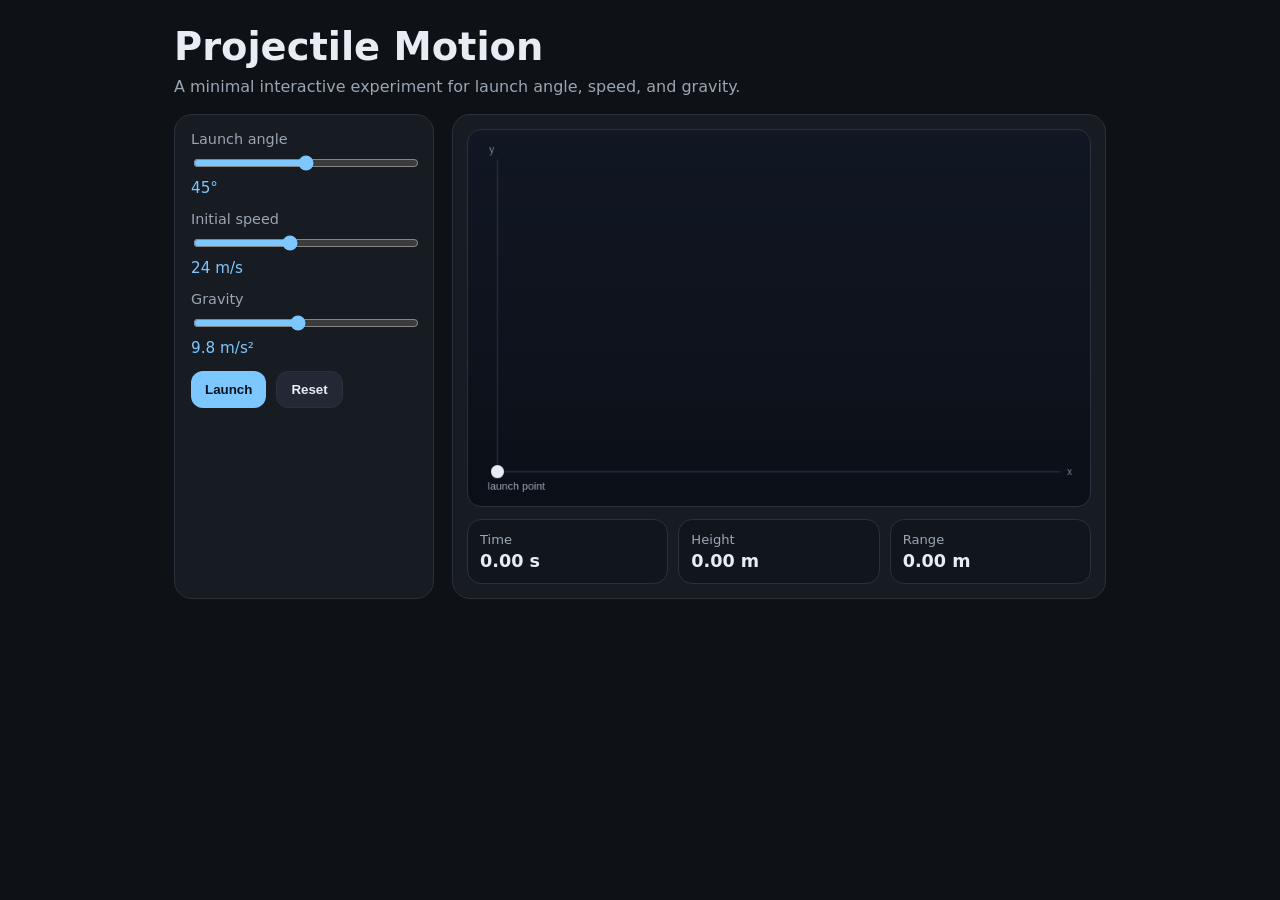
<file: physics.html>
<!DOCTYPE html><html lang="en">
<head>
  <meta charset="UTF-8" />
  <meta name="viewport" content="width=device-width, initial-scale=1.0" />
  <title>Minimal Physics</title>
  <style>
    :root {
      --bg: #0e1116;
      --panel: #171b22;
      --line: #2a313d;
      --text: #e8edf5;
      --muted: #9aa6b2;
      --accent: #7cc7ff;
    }
    * { box-sizing: border-box; }
    body {
      margin: 0;
      font-family: Inter, system-ui, sans-serif;
      background: var(--bg);
      color: var(--text);
    }
    .wrap {
      max-width: 980px;
      margin: 0 auto;
      padding: 24px;
    }
    h1 {
      margin: 0 0 8px;
      font-size: clamp(1.8rem, 3vw, 2.6rem);
    }
    .subtitle {
      color: var(--muted);
      margin-bottom: 18px;
    }
    .layout {
      display: grid;
      grid-template-columns: 260px 1fr;
      gap: 18px;
    }
    .card {
      background: var(--panel);
      border: 1px solid var(--line);
      border-radius: 18px;
    }
    .controls {
      padding: 16px;
    }
    .row {
      margin-bottom: 14px;
    }
    label {
      display: block;
      font-size: 0.9rem;
      color: var(--muted);
      margin-bottom: 6px;
    }
    input[type="range"] {
      width: 100%;
      accent-color: var(--accent);
    }
    .value {
      font-variant-numeric: tabular-nums;
      color: var(--accent);
      font-size: 0.95rem;
      margin-top: 4px;
    }
    .buttons {
      display: flex;
      gap: 10px;
      flex-wrap: wrap;
      margin-top: 8px;
    }
    button {
      border: 1px solid var(--line);
      background: #222934;
      color: var(--text);
      border-radius: 12px;
      padding: 10px 14px;
      cursor: pointer;
      font-weight: 600;
    }
    button.primary {
      background: var(--accent);
      color: #081019;
      border: none;
    }
    .sim {
      padding: 14px;
    }
    canvas {
      width: 100%;
      display: block;
      border-radius: 14px;
      background: linear-gradient(180deg, #111723 0%, #0b0f17 100%);
      border: 1px solid var(--line);
    }
    .stats {
      display: grid;
      grid-template-columns: repeat(3, 1fr);
      gap: 10px;
      margin-top: 12px;
    }
    .stat {
      background: #11161d;
      border: 1px solid var(--line);
      border-radius: 14px;
      padding: 12px;
    }
    .stat-title {
      font-size: 0.82rem;
      color: var(--muted);
      margin-bottom: 4px;
    }
    .stat-value {
      font-size: 1.1rem;
      font-weight: 700;
      font-variant-numeric: tabular-nums;
    }
    @media (max-width: 820px) {
      .layout { grid-template-columns: 1fr; }
      .stats { grid-template-columns: 1fr; }
    }
  </style>
</head>
<body>
  <div class="wrap">
    <h1>Projectile Motion</h1>
    <div class="subtitle">A minimal interactive experiment for launch angle, speed, and gravity.</div>
    <div class="layout">
      <div class="card controls">
        <div class="row">
          <label for="angle">Launch angle</label>
          <input id="angle" type="range" min="5" max="85" step="1" value="45" />
          <div class="value" id="angleVal">45°</div>
        </div>
        <div class="row">
          <label for="speed">Initial speed</label>
          <input id="speed" type="range" min="5" max="50" step="1" value="24" />
          <div class="value" id="speedVal">24 m/s</div>
        </div>
        <div class="row">
          <label for="gravity">Gravity</label>
          <input id="gravity" type="range" min="1" max="20" step="0.1" value="9.8" />
          <div class="value" id="gravityVal">9.8 m/s²</div>
        </div>
        <div class="buttons">
          <button class="primary" id="launchBtn">Launch</button>
          <button id="resetBtn">Reset</button>
        </div>
      </div>
      <div class="card sim">
        <canvas id="canvas" width="760" height="460"></canvas>
        <div class="stats">
          <div class="stat">
            <div class="stat-title">Time</div>
            <div class="stat-value" id="timeStat">0.00 s</div>
          </div>
          <div class="stat">
            <div class="stat-title">Height</div>
            <div class="stat-value" id="heightStat">0.00 m</div>
          </div>
          <div class="stat">
            <div class="stat-title">Range</div>
            <div class="stat-value" id="rangeStat">0.00 m</div>
          </div>
        </div>
      </div>
    </div>
  </div>  <script>
    const canvas = document.getElementById('canvas');
    const ctx = canvas.getContext('2d');

    const angle = document.getElementById('angle');
    const speed = document.getElementById('speed');
    const gravity = document.getElementById('gravity');

    const angleVal = document.getElementById('angleVal');
    const speedVal = document.getElementById('speedVal');
    const gravityVal = document.getElementById('gravityVal');

    const timeStat = document.getElementById('timeStat');
    const heightStat = document.getElementById('heightStat');
    const rangeStat = document.getElementById('rangeStat');

    const state = {
      running: false,
      t: 0,
      x: 0,
      y: 0,
      vx: 0,
      vy: 0,
      trail: [],
      lastTs: null
    };

    function updateLabels() {
      angleVal.textContent = `${angle.value}°`;
      speedVal.textContent = `${speed.value} m/s`;
      gravityVal.textContent = `${gravity.value} m/s²`;
    }

    function resetSim() {
      state.running = false;
      state.t = 0;
      state.x = 0;
      state.y = 0;
      state.vx = 0;
      state.vy = 0;
      state.trail = [];
      state.lastTs = null;
      updateStats();
      draw();
    }

    function launch() {
      const a = Number(angle.value) * Math.PI / 180;
      const v = Number(speed.value);
      state.running = true;
      state.t = 0;
      state.x = 0;
      state.y = 0;
      state.vx = v * Math.cos(a);
      state.vy = v * Math.sin(a);
      state.trail = [{ x: 0, y: 0 }];
      state.lastTs = null;
    }

    function updateStats() {
      timeStat.textContent = `${state.t.toFixed(2)} s`;
      heightStat.textContent = `${Math.max(0, state.y).toFixed(2)} m`;
      rangeStat.textContent = `${state.x.toFixed(2)} m`;
    }

    function drawAxes(scale, groundY, margin) {
      ctx.strokeStyle = '#334155';
      ctx.lineWidth = 1;
      ctx.beginPath();
      ctx.moveTo(margin, groundY);
      ctx.lineTo(canvas.width - margin, groundY);
      ctx.moveTo(margin, groundY);
      ctx.lineTo(margin, margin);
      ctx.stroke();

      ctx.fillStyle = '#7b8794';
      ctx.font = '12px Inter, sans-serif';
      ctx.fillText('x', canvas.width - margin + 8, groundY + 4);
      ctx.fillText('y', margin - 10, margin - 8);
    }

    function draw() {
      ctx.clearRect(0, 0, canvas.width, canvas.height);
      const margin = 36;
      const groundY = canvas.height - 42;
      const maxRangeEstimate = Math.max(20, (Number(speed.value) ** 2) / Math.max(1, Number(gravity.value)) * 1.2);
      const scale = (canvas.width - margin * 2) / maxRangeEstimate;

      drawAxes(scale, groundY, margin);

      if (state.trail.length > 1) {
        ctx.strokeStyle = '#7cc7ff';
        ctx.lineWidth = 2;
        ctx.beginPath();
        for (let i = 0; i < state.trail.length; i++) {
          const px = margin + state.trail[i].x * scale;
          const py = groundY - state.trail[i].y * scale;
          if (i === 0) ctx.moveTo(px, py);
          else ctx.lineTo(px, py);
        }
        ctx.stroke();
      }

      const ballX = margin + state.x * scale;
      const ballY = groundY - state.y * scale;
      ctx.fillStyle = '#e8edf5';
      ctx.beginPath();
      ctx.arc(ballX, ballY, 8, 0, Math.PI * 2);
      ctx.fill();

      ctx.fillStyle = '#9aa6b2';
      ctx.font = '13px Inter, sans-serif';
      ctx.fillText('launch point', margin - 12, groundY + 22);
    }

    function animate(ts) {
      if (state.running) {
        if (state.lastTs == null) state.lastTs = ts;
        const dt = Math.min((ts - state.lastTs) / 1000, 0.03);
        state.lastTs = ts;

        const g = Number(gravity.value);
        state.t += dt;
        state.x += state.vx * dt;
        state.y += state.vy * dt;
        state.vy -= g * dt;

        if (state.y <= 0 && state.t > 0.02) {
          state.y = 0;
          state.running = false;
        } else {
          state.trail.push({ x: state.x, y: state.y });
        }

        updateStats();
      }

      draw();
      requestAnimationFrame(animate);
    }

    [angle, speed, gravity].forEach(el => el.addEventListener('input', () => {
      updateLabels();
      if (!state.running) draw();
    }));

    document.getElementById('launchBtn').addEventListener('click', launch);
    document.getElementById('resetBtn').addEventListener('click', resetSim);

    updateLabels();
    resetSim();
    requestAnimationFrame(animate);
  </script></body>
</html>
</file>
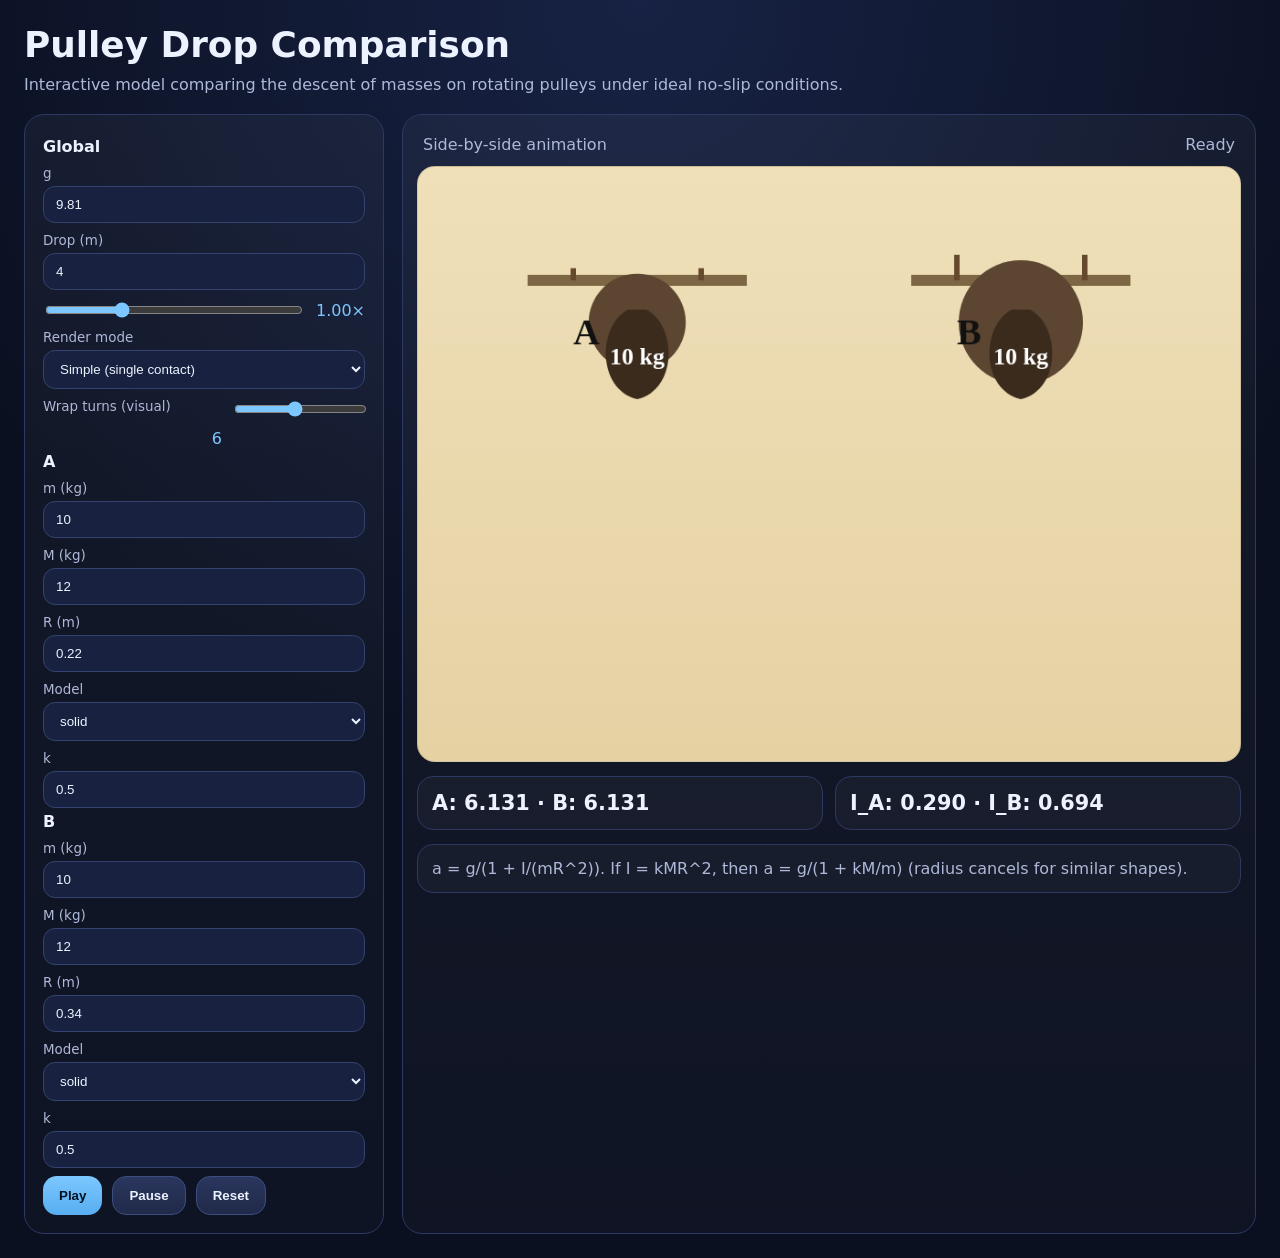
<file: pulley-drop.html>
<!DOCTYPE html><html lang="en">
<head>
  <meta charset="UTF-8" />
  <meta name="viewport" content="width=device-width, initial-scale=1.0" />
  <title>Pulley Drop Comparison</title>
  <style>
    :root { --bg:#0b1020; --panel:#121a31; --panel-2:#182240; --text:#edf2ff; --muted:#aeb8d8; --accent:#7cc7ff; --accent-2:#ffb86b; --good:#7df0a7; --line:#2d3963; }
    *{box-sizing:border-box}
    body{margin:0;font-family:Inter,system-ui,-apple-system,Segoe UI,Roboto,sans-serif;background:radial-gradient(circle at top,#172244 0%,var(--bg) 55%);color:var(--text)}
    .wrap{max-width:1280px;margin:0 auto;padding:24px}
    h1{margin:0 0 10px;font-size:clamp(1.8rem,2.8vw,3rem)}
    .subtitle{color:var(--muted);max-width:900px;margin-bottom:20px}
    .layout{display:grid;grid-template-columns:360px 1fr;gap:18px}
    .card{background:linear-gradient(180deg,rgba(255,255,255,.04),rgba(255,255,255,.02));border:1px solid var(--line);border-radius:20px}
    .controls{padding:18px;position:sticky;top:16px}
    .section-title{font-weight:700;margin:4px 0 10px}
    .grid{display:grid;gap:10px}
    label{display:block;font-size:.84rem;color:var(--muted);margin-bottom:5px}
    input,select{width:100%;background:var(--panel-2);color:var(--text);border:1px solid #34426f;border-radius:12px;padding:10px 12px}
    input[type="range"]{padding:0;accent-color:var(--accent);background:transparent;border:none}
    .range-row{display:grid;grid-template-columns:1fr auto;gap:10px;align-items:center}
    .mini{font-variant-numeric:tabular-nums;color:var(--accent);min-width:54px;text-align:right}
    .buttons{display:flex;gap:10px;flex-wrap:wrap;margin-top:8px}
    button{border:none;background:linear-gradient(180deg,#7cc7ff,#57aef1);color:#031120;padding:11px 16px;border-radius:14px;font-weight:700;cursor:pointer}
    button.secondary{background:linear-gradient(180deg,#2a365e,#202a49);color:var(--text);border:1px solid #3c4d81}
    .sim-card{padding:14px}
    .sim-head{display:flex;justify-content:space-between;gap:12px;align-items:center;padding:6px 6px 12px;color:var(--muted)}
    canvas{width:100%;display:block;background:linear-gradient(180deg,#efe0b9 0%,#e6d1a3 100%);border-radius:18px;border:1px solid rgba(50,50,50,.15)}
    .metrics{display:grid;grid-template-columns:repeat(2,1fr);gap:12px;margin-top:14px}
    .metric{background:rgba(255,255,255,.03);border:1px solid var(--line);border-radius:16px;padding:14px}
    .metric .big{font-size:1.3rem;font-weight:800}
    .formula{margin-top:14px;padding:14px;border-radius:16px;background:rgba(255,255,255,.03);border:1px solid var(--line);color:var(--muted)}
    @media (max-width:980px){.layout{grid-template-columns:1fr}.controls{position:static}.metrics{grid-template-columns:1fr}}
  </style>
</head>
<body>
  <div class="wrap">
    <h1>Pulley Drop Comparison</h1>
    <div class="subtitle">Interactive model comparing the descent of masses on rotating pulleys under ideal no-slip conditions.</div><div class="layout">
  <div class="card controls">
    <div class="section-title">Global</div>
    <div class="grid">
      <div><label>g</label><input id="g" type="number" step="0.01" value="9.81"></div>
      <div><label>Drop (m)</label><input id="h" type="number" step="0.1" value="4"></div>
      <div class="range-row"><input id="speed" type="range" min="0.2" max="3" step="0.01" value="1"><div class="mini" id="speedVal">1.00×</div></div>
      <div><label>Render mode</label>
        <select id="mode">
          <option value="simple">Simple (single contact)</option>
          <option value="wrapped">Wrapped rope (multi-turn visual)</option>
        </select>
      </div>
      <div class="range-row"><label>Wrap turns (visual)</label><input id="turns" type="range" min="1" max="12" step="1" value="6"><div class="mini" id="turnsVal">6</div></div>
    </div>

    <div class="section-title">A</div>
    <div class="grid">
      <div><label>m (kg)</label><input id="mA" type="number" value="10"></div>
      <div><label>M (kg)</label><input id="MA" type="number" value="12"></div>
      <div><label>R (m)</label><input id="RA" type="number" step="0.01" value="0.22"></div>
      <div><label>Model</label><select id="shapeA"><option value="solid">solid</option><option value="ring">ring</option><option value="custom">custom</option></select></div>
      <div><label>k</label><input id="kA" type="number" step="0.01" value="0.5"></div>
    </div>

    <div class="section-title">B</div>
    <div class="grid">
      <div><label>m (kg)</label><input id="mB" type="number" value="10"></div>
      <div><label>M (kg)</label><input id="MB" type="number" value="12"></div>
      <div><label>R (m)</label><input id="RB" type="number" step="0.01" value="0.34"></div>
      <div><label>Model</label><select id="shapeB"><option value="solid">solid</option><option value="ring">ring</option><option value="custom">custom</option></select></div>
      <div><label>k</label><input id="kB" type="number" step="0.01" value="0.5"></div>
    </div>

    <div class="buttons">
      <button id="play">Play</button>
      <button id="pause" class="secondary">Pause</button>
      <button id="reset" class="secondary">Reset</button>
    </div>
  </div>

  <div class="card sim-card">
    <div class="sim-head"><div>Side-by-side animation</div><div id="status">Ready</div></div>
    <canvas id="c" width="900" height="650"></canvas>
    <div class="metrics">
      <div class="metric"><div class="big" id="acc">A: 0 · B: 0</div></div>
      <div class="metric"><div class="big" id="inertia">I_A: 0 · I_B: 0</div></div>
    </div>
    <div class="formula" id="explain"></div>
  </div>
</div>

  </div><script>
const c = document.getElementById('c'); const ctx = c.getContext('2d');
const $ = id => document.getElementById(id);
const st = {t:0,playing:false,last:null,posA:0,posB:0,velA:0,velB:0,doneA:false,doneB:false,params:null};
function num(id,d=0){const v=parseFloat($(id).value);return Number.isFinite(v)?v:d}
function I(M,R,shape,k){const kk=shape==='solid'?0.5:shape==='ring'?1:k;return kk*M*R*R}
function a(g,m,Iv,R){return g/(1+Iv/(m*R*R))}
function read(){
  const g=num('g',9.81), h=Math.max(0.1,num('h',4)), s=Math.max(0.05,num('speed',1));
  const A={m:num('mA',10),M:num('MA',12),R:num('RA',0.22),shape:$('shapeA').value,k:num('kA',.5)};
  const B={m:num('mB',10),M:num('MB',12),R:num('RB',0.34),shape:$('shapeB').value,k:num('kB',.5)};
  A.I=I(A.M,A.R,A.shape,A.k); B.I=I(B.M,B.R,B.shape,B.k);
  A.a=a(g,A.m,A.I,A.R); B.a=a(g,B.m,B.I,B.R);
  return {g,h,s,A,B,mode:$('mode').value,turns:Math.round(num('turns',6))}
}
function reset(){st.params=read();st.t=0;st.posA=st.posB=st.velA=st.velB=0;st.doneA=st.doneB=false;updateUI();draw()}
function updateUI(){const p=st.params; $('acc').textContent=`A: ${p.A.a.toFixed(3)} · B: ${p.B.a.toFixed(3)}`; $('inertia').textContent=`I_A: ${p.A.I.toFixed(3)} · I_B: ${p.B.I.toFixed(3)}`; $('explain').textContent=`a = g/(1 + I/(mR^2)). If I = kMR^2, then a = g/(1 + kM/m) (radius cancels for similar shapes).`; $('speedVal').textContent=num('speed',1).toFixed(2)+'×'; $('turnsVal').textContent=Math.round(num('turns',6))}
function step(dt){const p=st.params; st.t+=dt; const h=p.h;
  if(!st.doneA){st.velA+=p.A.a*dt; st.posA+=st.velA*dt; if(st.posA>=h){st.posA=h; st.doneA=true}}
  if(!st.doneB){st.velB+=p.B.a*dt; st.posB+=st.velB*dt; if(st.posB>=h){st.posB=h; st.doneB=true}}
  $('status').textContent=st.doneA&&st.doneB?'Finished':`t=${st.t.toFixed(2)}s`;
}
function drawWrapped(cx,top,side,label,pos,vel){
  const p=st.params; const maxR=Math.max(p.A.R,p.B.R); const r=26+42*(side.R/maxR);
  const pxPerM=70, dropMax=Math.min(300,p.h*pxPerM); const drop=(p.h>0?pos/p.h:0)*dropMax;
  const axleY=top, beamY=top-46, bagY=axleY+34+drop; const ang=-(pos/Math.max(side.R,1e-6));
  ctx.save(); ctx.translate(cx,0);
  ctx.strokeStyle='#7d6644'; ctx.lineWidth=12; ctx.beginPath(); ctx.moveTo(-120,beamY); ctx.lineTo(120,beamY); ctx.stroke();
  ctx.strokeStyle='#65492d'; ctx.lineWidth=6; ctx.beginPath(); ctx.moveTo(-70,beamY); ctx.lineTo(-70,axleY-r-6); ctx.moveTo(70,beamY); ctx.lineTo(70,axleY-r-6); ctx.stroke();
  ctx.save(); ctx.translate(0,axleY); ctx.rotate(ang);
  ctx.fillStyle='#5c4631'; ctx.beginPath(); ctx.arc(0,0,r,0,Math.PI*2); ctx.fill();
  // helical-looking wraps (stacked arcs with phase)
  const turns=p.turns; const layers=Math.max(3,Math.min(10,turns));
  ctx.strokeStyle='#f08d22'; ctx.lineWidth=8; ctx.lineCap='round';
  for(let i=0;i<layers;i++){
    const t=i/(layers-1); const rr=r-8 - t*10; const phase=i*0.4;
    ctx.beginPath(); ctx.arc(0,0,rr,-2.2+phase,-1.0+phase); ctx.stroke();
  }
  ctx.restore();
  // rope exit
  ctx.strokeStyle='#f08d22'; ctx.lineWidth=8; ctx.beginPath(); ctx.moveTo(0,axleY+r-4); ctx.lineTo(0,bagY-38); ctx.stroke();
  // bag
  ctx.save(); ctx.translate(0,bagY); ctx.fillStyle='#3b2b1d'; ctx.beginPath(); ctx.moveTo(0,50); ctx.bezierCurveTo(44,40,44,-30,10,-48); ctx.lineTo(-10,-48); ctx.bezierCurveTo(-44,-30,-44,40,0,50); ctx.fill();
  ctx.fillStyle='#fff'; ctx.font='bold 26px Inter'; ctx.textAlign='center'; ctx.fillText(`${side.m.toFixed(0)} kg`,0,12); ctx.restore();
  ctx.fillStyle='#111'; ctx.font='bold 40px Inter'; ctx.fillText(label,-70,bagY-10);
  ctx.restore();
}
function drawSimple(cx,top,side,label,pos,vel){
  const p=st.params; const maxR=Math.max(p.A.R,p.B.R); const r=26+42*(side.R/maxR);
  const pxPerM=70, dropMax=Math.min(300,p.h*pxPerM); const drop=(p.h>0?pos/p.h:0)*dropMax;
  const axleY=top, beamY=top-46, bagY=axleY+34+drop; const ang=-(pos/Math.max(side.R,1e-6));
  ctx.save(); ctx.translate(cx,0);
  ctx.strokeStyle='#7d6644'; ctx.lineWidth=12; ctx.beginPath(); ctx.moveTo(-120,beamY); ctx.lineTo(120,beamY); ctx.stroke();
  ctx.strokeStyle='#65492d'; ctx.lineWidth=6; ctx.beginPath(); ctx.moveTo(-70,beamY); ctx.lineTo(-70,axleY-r-6); ctx.moveTo(70,beamY); ctx.lineTo(70,axleY-r-6); ctx.stroke();
  ctx.save(); ctx.translate(0,axleY); ctx.rotate(ang); ctx.fillStyle='#5c4631'; ctx.beginPath(); ctx.arc(0,0,r,0,Math.PI*2); ctx.fill(); ctx.restore();
  ctx.strokeStyle='#f08d22'; ctx.lineWidth=8; ctx.beginPath(); ctx.moveTo(0,axleY+r-4); ctx.lineTo(0,bagY-38); ctx.stroke();
  ctx.save(); ctx.translate(0,bagY); ctx.fillStyle='#3b2b1d'; ctx.beginPath(); ctx.moveTo(0,50); ctx.bezierCurveTo(44,40,44,-30,10,-48); ctx.lineTo(-10,-48); ctx.bezierCurveTo(-44,-30,-44,40,0,50); ctx.fill(); ctx.fillStyle='#fff'; ctx.font='bold 26px Inter'; ctx.textAlign='center'; ctx.fillText(`${side.m.toFixed(0)} kg`,0,12); ctx.restore();
  ctx.fillStyle='#111'; ctx.font='bold 40px Inter'; ctx.fillText(label,-70,bagY-10);
  ctx.restore();
}
function draw(){
  ctx.clearRect(0,0,c.width,c.height);
  const p=st.params; if(!p) return;
  const mode=p.mode;
  const drawSys = mode==='wrapped'?drawWrapped:drawSimple;
  drawSys(240,170,p.A,'A',st.posA,st.velA);
  drawSys(660,170,p.B,'B',st.posB,st.velB);
}
function frame(ts){ if(st.last==null) st.last=ts; const dt=((ts-st.last)/1000)*(st.params?.s||1); st.last=ts; if(st.playing) step(Math.min(dt,0.05)); draw(); requestAnimationFrame(frame)}
$('play').onclick=()=>{st.params=read(); updateUI(); st.playing=true; $('status').textContent='Running'};
$('pause').onclick=()=>{st.playing=false; $('status').textContent='Paused'};
$('reset').onclick=()=>{st.playing=false; reset(); $('status').textContent='Ready'};
['g','h','speed','mode','turns','mA','MA','RA','shapeA','kA','mB','MB','RB','shapeB','kB'].forEach(id=>$(id).addEventListener('input',()=>{const was=st.playing; st.playing=false; reset(); st.playing=was;}));
$('speedVal').textContent=num('speed',1).toFixed(2)+'×'; $('turnsVal').textContent=Math.round(num('turns',6));
reset(); requestAnimationFrame(frame);
</script></body>
</html>
</file>
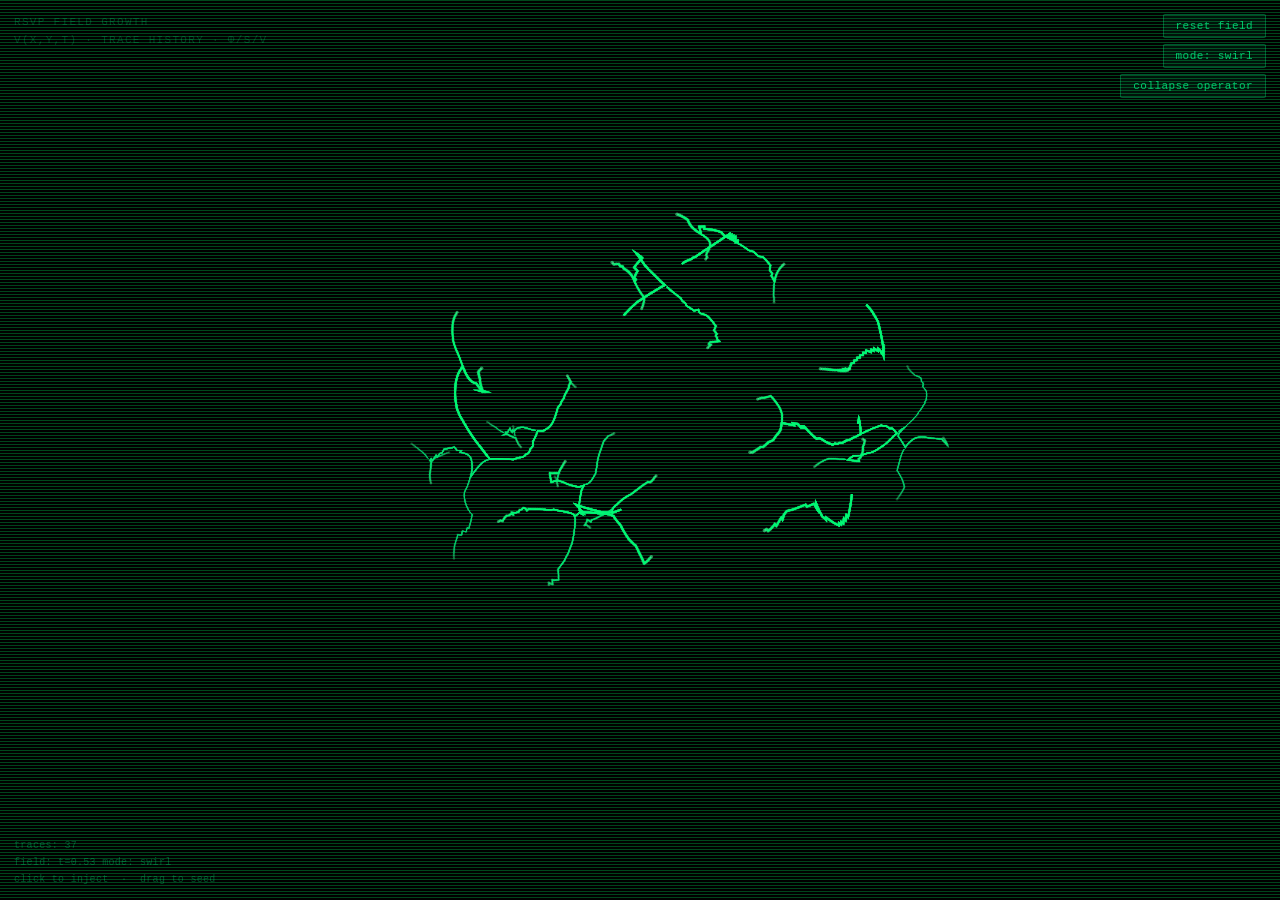
<file: stochastic-growth.html>
<!DOCTYPE html>
<html lang="en">
<head>
  <meta charset="UTF-8">
  <meta name="viewport" content="width=device-width, initial-scale=1.0">
  <title>RSVP Field Growth</title>
  <style>
    *, *::before, *::after { box-sizing: border-box; margin: 0; padding: 0; }

    body {
      background: #000;
      overflow: hidden;
      width: 100vw;
      height: 100vh;
      font-family: 'Courier New', monospace;
    }

    canvas {
      display: block;
      width: 100vw;
      height: 100vh;
    }

    #ui {
      position: fixed;
      top: 14px;
      right: 14px;
      display: flex;
      flex-direction: column;
      gap: 6px;
      align-items: flex-end;
      z-index: 10;
    }

    .btn {
      background: rgba(0, 255, 140, 0.07);
      border: 0.5px solid rgba(0, 255, 140, 0.28);
      color: rgba(0, 255, 140, 0.75);
      font-family: 'Courier New', monospace;
      font-size: 11px;
      padding: 5px 12px;
      cursor: pointer;
      border-radius: 2px;
      transition: background 0.15s, border-color 0.15s;
      letter-spacing: 0.04em;
      user-select: none;
    }

    .btn:hover {
      background: rgba(0, 255, 140, 0.16);
      border-color: rgba(0, 255, 140, 0.5);
    }

    .btn:active {
      background: rgba(0, 255, 140, 0.25);
    }

    #info {
      position: fixed;
      bottom: 12px;
      left: 14px;
      font-family: 'Courier New', monospace;
      font-size: 10px;
      color: rgba(0, 255, 140, 0.3);
      line-height: 1.7;
      z-index: 10;
      letter-spacing: 0.03em;
    }

    #title-block {
      position: fixed;
      top: 14px;
      left: 14px;
      z-index: 10;
    }

    #title-block h1 {
      font-family: 'Courier New', monospace;
      font-size: 11px;
      font-weight: normal;
      color: rgba(0, 255, 140, 0.22);
      letter-spacing: 0.12em;
      text-transform: uppercase;
      line-height: 1.6;
    }
  </style>
</head>
<body>

<canvas id="canvas"></canvas>

<div id="title-block">
  <h1>RSVP Field Growth<br>v(x,y,t) · trace history · Φ/S/v</h1>
</div>

<div id="ui">
  <button class="btn" id="btn-reset">reset field</button>
  <button class="btn" id="btn-mode">mode: swirl</button>
  <button class="btn" id="btn-collapse">collapse operator</button>
</div>

<div id="info">
  <span id="info-traces">traces: 0</span><br>
  <span id="info-field">field: t=0.00 &nbsp; mode: swirl</span><br>
  <span>click to inject &nbsp;·&nbsp; drag to seed</span>
</div>

<script>
(function () {
  const canvas = document.getElementById('canvas');
  const ctx = canvas.getContext('2d');

  let W, H, fieldTime = 0, traces = [];
  let mode = 0;
  const modes = ['swirl', 'lattice', 'radial'];
  let collapsed = false;
  let collapseTimer = null;

  // ── resize ──────────────────────────────────────────────────────────────────

  function resize() {
    W = window.innerWidth;
    H = window.innerHeight;
    canvas.width = W;
    canvas.height = H;
  }

  window.addEventListener('resize', () => { resize(); });
  resize();

  // ── vector field  v(x, y, t) ─────────────────────────────────────────────

  function vectorField(x, y, t) {
    const nx = x / W - 0.5;
    const ny = y / H - 0.5;
    let angle, mag;

    if (mode === 0) {
      // swirl + temporal drift
      angle =
        Math.atan2(ny, nx) +
        Math.sin(nx * 6 + t * 0.5) * 0.6 +
        Math.cos(ny * 6 - t * 0.4) * 0.5;
      mag = 0.6 + 0.4 * Math.sin((nx * nx + ny * ny) * 10 + t);

    } else if (mode === 1) {
      // lattice interference
      angle =
        Math.sin(nx * 8 + t * 0.3) * Math.PI +
        Math.cos(ny * 8 - t * 0.2) * Math.PI;
      mag = 0.7 + 0.3 * Math.cos(nx * ny * 12 + t);

    } else {
      // radial spiral
      const r = Math.sqrt(nx * nx + ny * ny);
      angle = Math.atan2(ny, nx) + Math.PI / 2 + r * 4 + t * 0.4;
      mag = 0.5 + 0.5 * Math.sin(r * 8 - t * 0.8);
    }

    return { vx: Math.cos(angle) * mag, vy: Math.sin(angle) * mag };
  }

  // ── interaction force  (short-range repulsion, long-range attraction) ─────

  function interactionForce(x, y) {
    let fx = 0, fy = 0;
    // sample subset to avoid O(n²) blowout
    const alive = traces.filter(t => t.alive);
    const step = alive.length > 60 ? Math.ceil(alive.length / 60) : 1;
    for (let i = 0; i < alive.length; i += step) {
      const tr = alive[i];
      const dx = tr.x - x;
      const dy = tr.y - y;
      const d2 = dx * dx + dy * dy + 0.1;
      const dist = Math.sqrt(d2);
      const force = (dist < 80 ? -1 : 0.15) / d2;
      fx += dx * force;
      fy += dy * force;
    }
    return { fx, fy };
  }

  // ── trace factory ─────────────────────────────────────────────────────────

  function makeTrace(x, y, energy) {
    return {
      x, y,
      history: [{ x, y }],
      energy: energy != null ? energy : 1.0,
      alive: true,
      age: 0
    };
  }

  // ── simulation step ───────────────────────────────────────────────────────

  const MAX_HISTORY = 200;
  const MAX_TRACES  = 280;

  function step() {
    const newTraces = [];

    for (const tr of traces) {
      if (!tr.alive) continue;
      tr.age++;

      const { x, y } = tr;
      const v = vectorField(x, y, fieldTime);
      const f = interactionForce(x, y);

      let vx = v.vx + f.fx * 180;
      let vy = v.vy + f.fy * 180;

      const len = Math.sqrt(vx * vx + vy * vy) + 0.0001;
      const speed = 1.8 + tr.energy * 0.8;

      const nx = x + (vx / len) * speed;
      const ny = y + (vy / len) * speed;

      tr.history.push({ x: nx, y: ny });
      if (tr.history.length > MAX_HISTORY) tr.history.shift();

      tr.x = nx;
      tr.y = ny;
      tr.energy *= collapsed ? 0.970 : 0.9965;

      // branching — rare, energy-gated
      if (Math.random() < 0.018 && tr.energy > 0.35 && newTraces.length < 5) {
        newTraces.push(makeTrace(
          nx + (Math.random() - 0.5) * 4,
          ny + (Math.random() - 0.5) * 4,
          tr.energy * 0.7
        ));
      }

      // death
      if (
        tr.energy < 0.04 ||
        nx < -20 || nx > W + 20 ||
        ny < -20 || ny > H + 20
      ) {
        tr.alive = false;
      }
    }

    traces.push(...newTraces);

    // prune dead traces that have fully faded
    traces = traces.filter(t => t.alive || t.history.length > 1);

    // cap population
    if (traces.length > MAX_TRACES) {
      traces = traces.slice(traces.length - MAX_TRACES);
    }
  }

  // ── draw ──────────────────────────────────────────────────────────────────

  function draw() {
    // phosphor persistence
    ctx.fillStyle = 'rgba(0,0,0,0.055)';
    ctx.fillRect(0, 0, W, H);

    for (const tr of traces) {
      const h = tr.history;
      if (h.length < 2) continue;

      const bright = Math.min(1, tr.energy * 1.8);
      const g = Math.round(200 + bright * 55);

      ctx.beginPath();
      ctx.moveTo(h[0].x, h[0].y);
      for (let i = 1; i < h.length; i++) ctx.lineTo(h[i].x, h[i].y);

      ctx.strokeStyle = `rgba(0,${g},120,${0.12 + bright * 0.55})`;
      ctx.lineWidth = 0.5 + tr.energy * 1.6;
      ctx.stroke();

      // tip glow
      const last = h[h.length - 1];
      ctx.beginPath();
      ctx.arc(last.x, last.y, 1 + tr.energy, 0, Math.PI * 2);
      ctx.fillStyle = `rgba(80,255,160,${bright * 0.55})`;
      ctx.fill();
    }

    // CRT scanlines
    ctx.fillStyle = 'rgba(0,255,120,0.022)';
    for (let y = 0; y < H; y += 3) ctx.fillRect(0, y, W, 1);

    // HUD
    const alive = traces.filter(t => t.alive).length;
    document.getElementById('info-traces').textContent = `traces: ${alive}`;
    document.getElementById('info-field').textContent =
      `field: t=${fieldTime.toFixed(2)}   mode: ${modes[mode]}`;
  }

  // ── seed / inject ─────────────────────────────────────────────────────────

  function seed() {
    traces = [];
    for (let i = 0; i < 7; i++) {
      traces.push(makeTrace(
        W * 0.25 + Math.random() * W * 0.5,
        H * 0.25 + Math.random() * H * 0.5
      ));
    }
  }

  function inject(cx, cy, n) {
    for (let i = 0; i < (n || 4); i++) {
      traces.push(makeTrace(
        cx + (Math.random() - 0.5) * 20,
        cy + (Math.random() - 0.5) * 20
      ));
    }
  }

  // ── main loop ─────────────────────────────────────────────────────────────

  function animate() {
    fieldTime += 0.008;
    step();
    draw();

    // auto-reseed if population collapses
    if (traces.filter(t => t.alive).length < 4) {
      for (let i = 0; i < 3; i++) {
        traces.push(makeTrace(
          W / 2 + (Math.random() - 0.5) * 200,
          H / 2 + (Math.random() - 0.5) * 160
        ));
      }
    }

    requestAnimationFrame(animate);
  }

  // ── interaction ───────────────────────────────────────────────────────────

  function canvasCoords(e) {
    const r = canvas.getBoundingClientRect();
    const sx = W / (r.right - r.left);
    const sy = H / (r.bottom - r.top);
    return {
      x: (e.clientX - r.left) * sx,
      y: (e.clientY - r.top) * sy
    };
  }

  canvas.addEventListener('click', e => {
    const { x, y } = canvasCoords(e);
    inject(x, y, 5);
  });

  let dragging = false;
  canvas.addEventListener('mousedown', () => dragging = true);
  canvas.addEventListener('mouseup',   () => dragging = false);
  canvas.addEventListener('mouseleave',() => dragging = false);
  canvas.addEventListener('mousemove', e => {
    if (!dragging) return;
    if (Math.random() < 0.35) {
      const { x, y } = canvasCoords(e);
      inject(x, y, 1);
    }
  });

  // touch support
  canvas.addEventListener('touchstart', e => {
    e.preventDefault();
    const t = e.touches[0];
    const { x, y } = canvasCoords(t);
    inject(x, y, 5);
  }, { passive: false });

  canvas.addEventListener('touchmove', e => {
    e.preventDefault();
    if (Math.random() < 0.4) {
      const t = e.touches[0];
      const { x, y } = canvasCoords(t);
      inject(x, y, 1);
    }
  }, { passive: false });

  // ── controls ──────────────────────────────────────────────────────────────

  document.getElementById('btn-reset').addEventListener('click', () => {
    seed();
  });

  document.getElementById('btn-mode').addEventListener('click', function () {
    mode = (mode + 1) % modes.length;
    this.textContent = 'mode: ' + modes[mode];
  });

  document.getElementById('btn-collapse').addEventListener('click', function () {
    if (collapseTimer) return; // already running
    collapsed = true;
    this.textContent = 'collapse: ON';
    collapseTimer = setTimeout(() => {
      collapsed = false;
      this.textContent = 'collapse operator';
      collapseTimer = null;
    }, 3000);
  });

  // ── init ─────────────────────────────────────────────────────────────────

  seed();
  animate();

})();
</script>
</body>
</html>
</file>
<file: style.css>
body {
  margin: 0;
  background: black;
  color: #00ff88;
  font-family: monospace;
  overflow: hidden;
}

#screen {
  width: 100vw;
  height: 100vh;
  display: block;
}

#hud {
  position: fixed;
  top: 10px;
  left: 10px;
  color: #00ff88;
  text-shadow: 0 0 5px #00ff88;
}

/* scanlines */
body::after {
  content: "";
  position: fixed;
  inset: 0;
  background: repeating-linear-gradient(
    to bottom,
    rgba(0,255,100,0.05),
    rgba(0,255,100,0.05) 2px,
    transparent 2px,
    transparent 4px
  );
  pointer-events: none;
}
</file>
